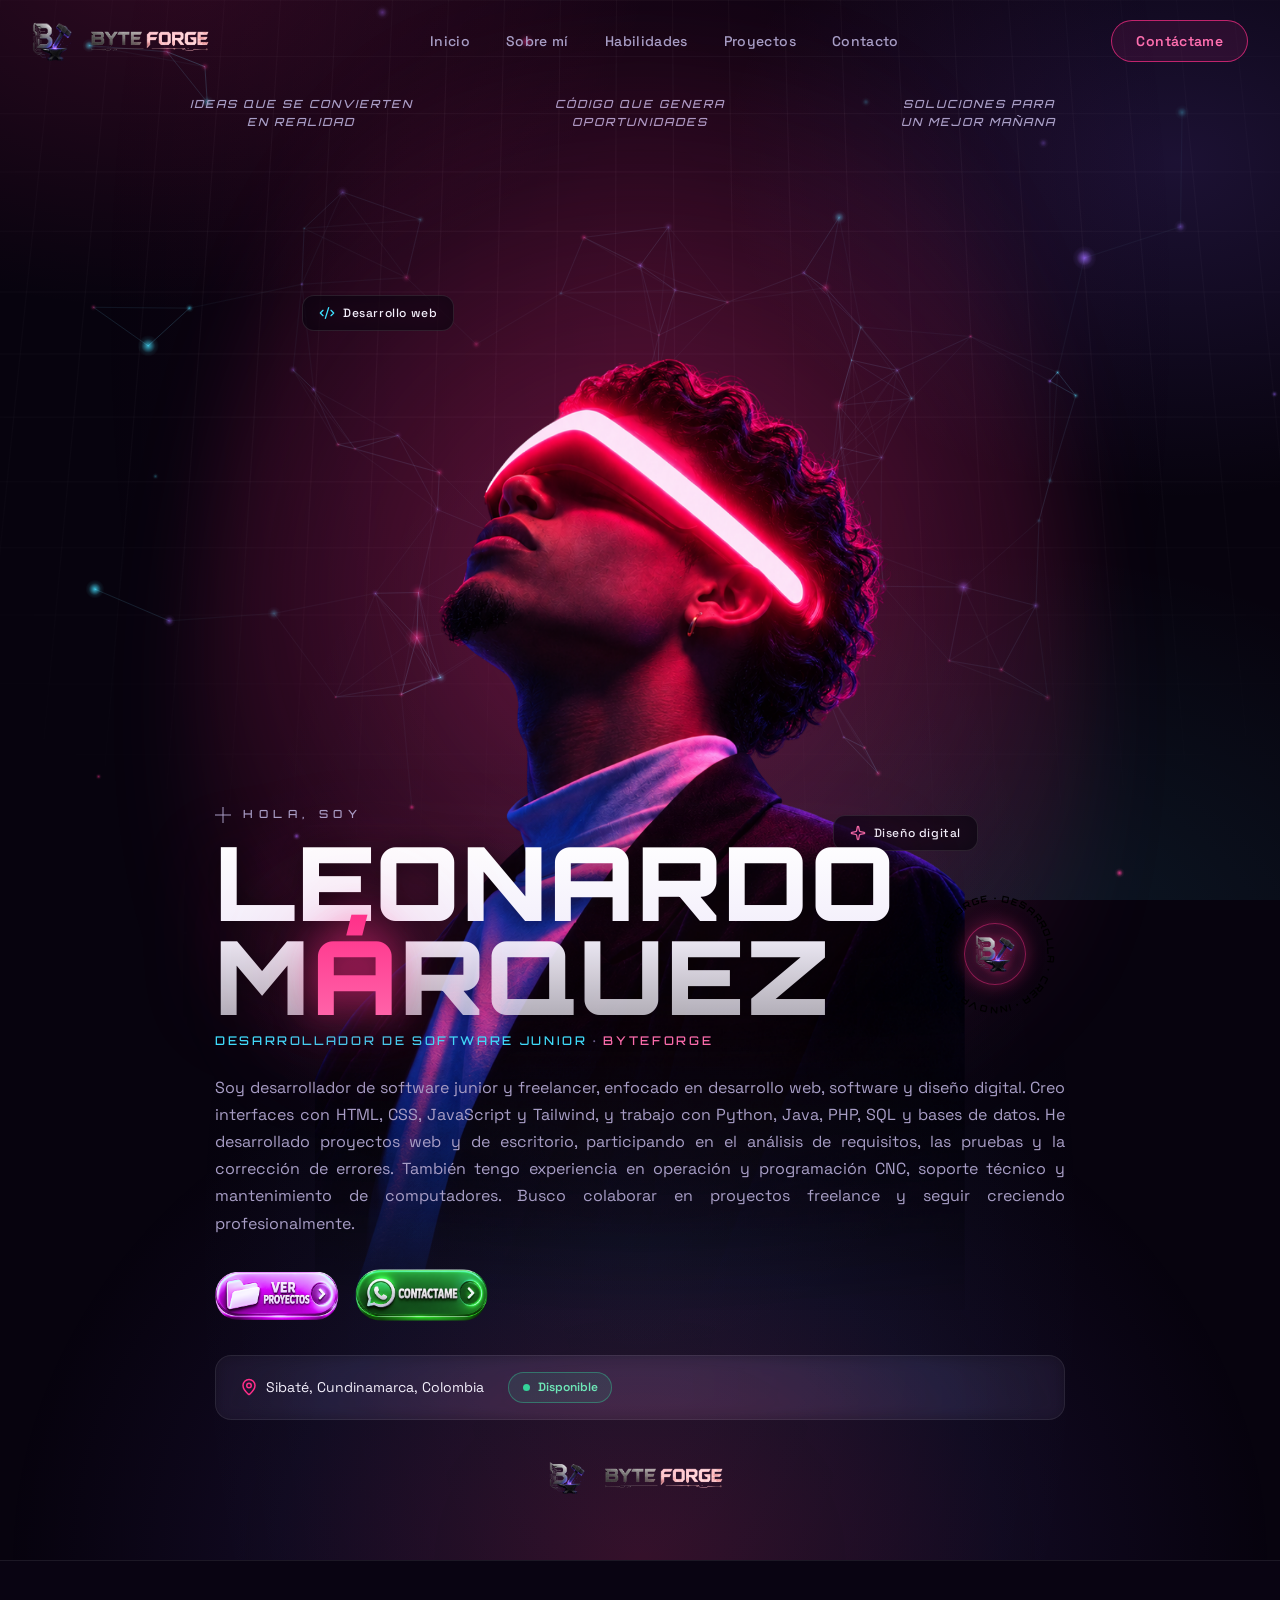
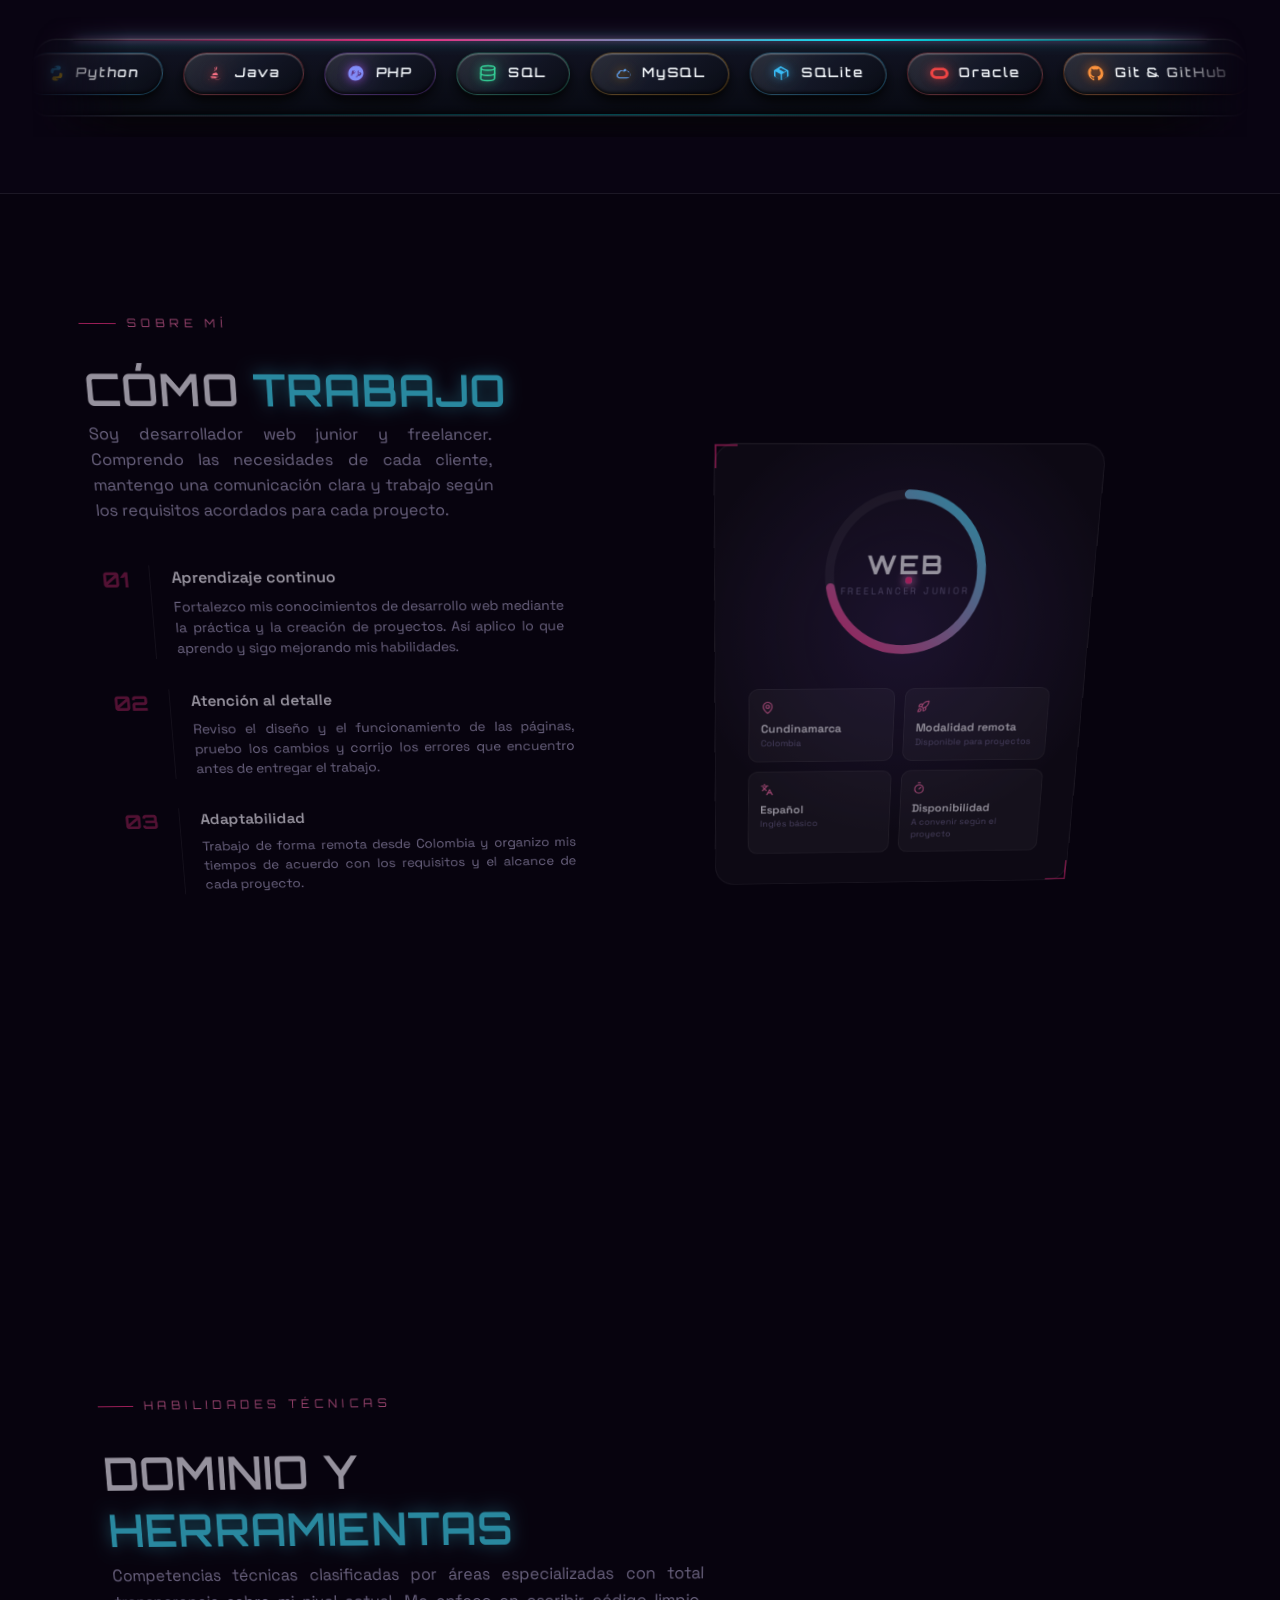
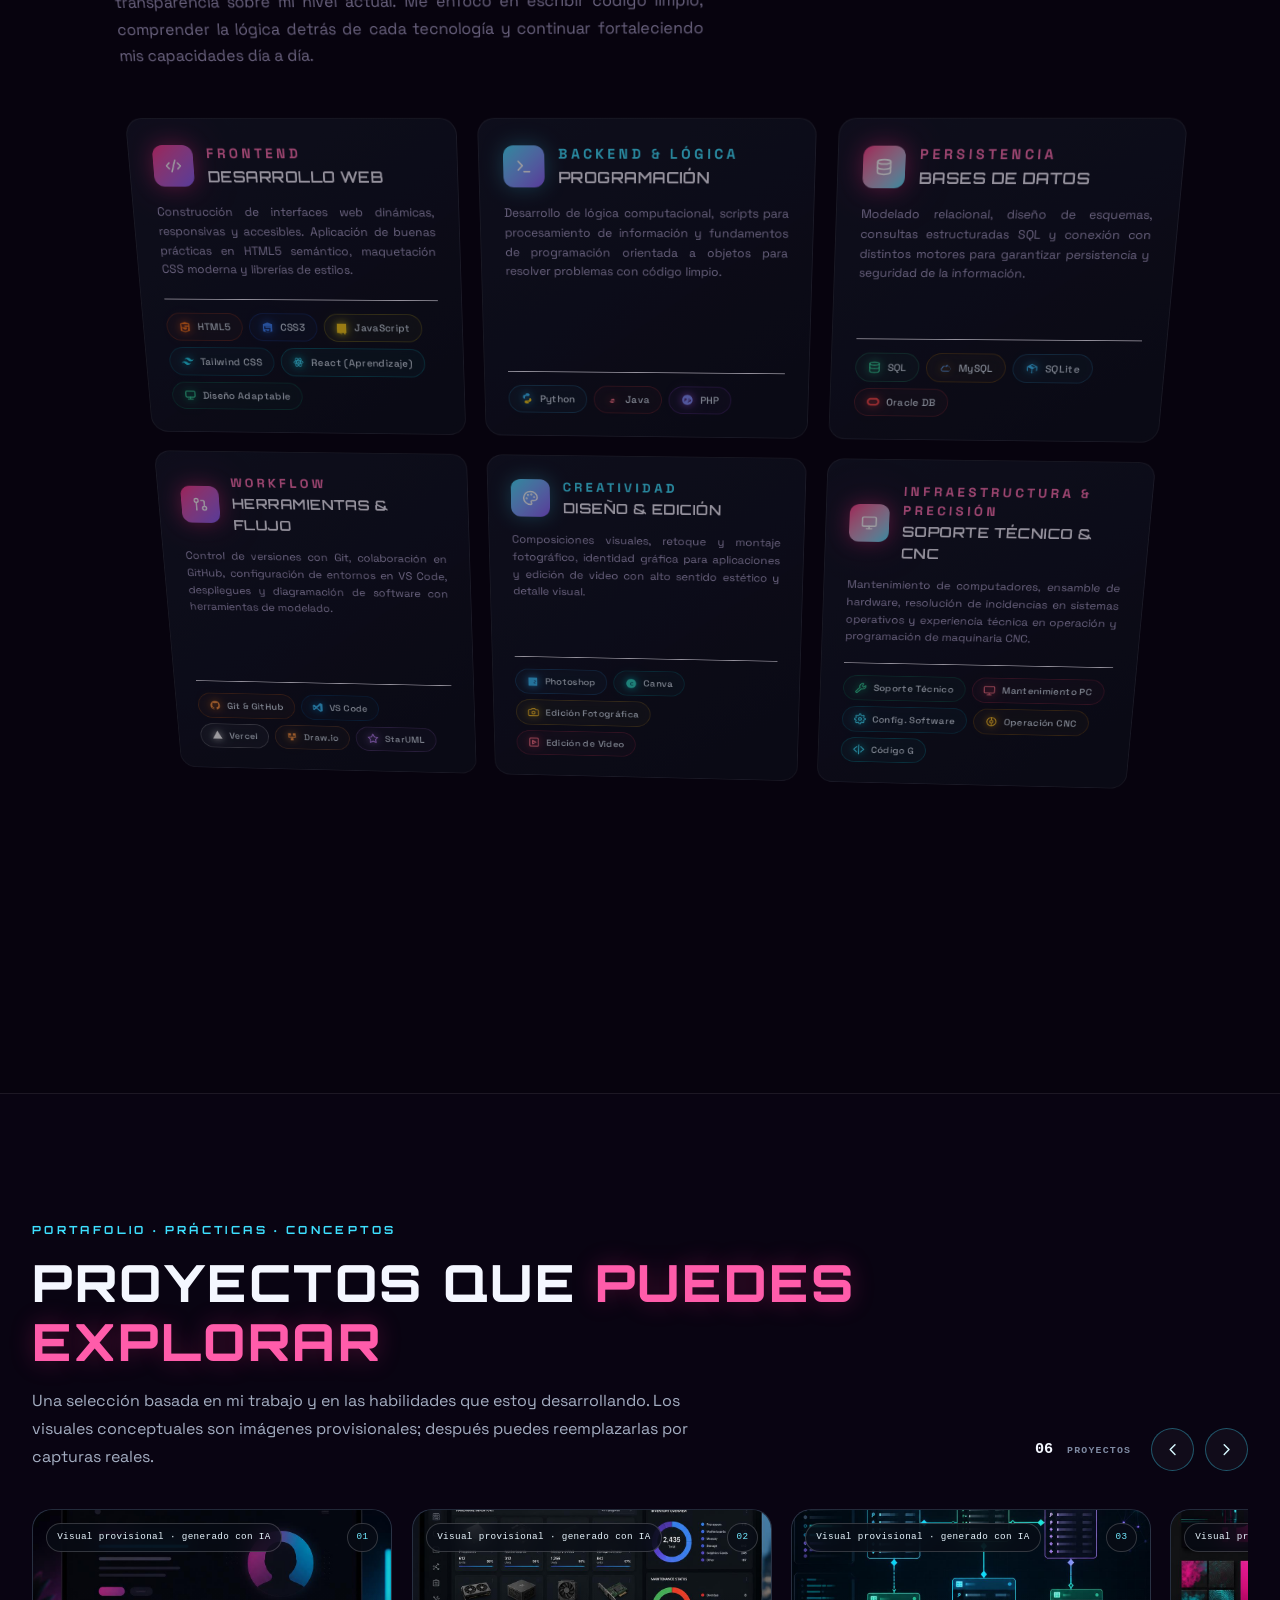
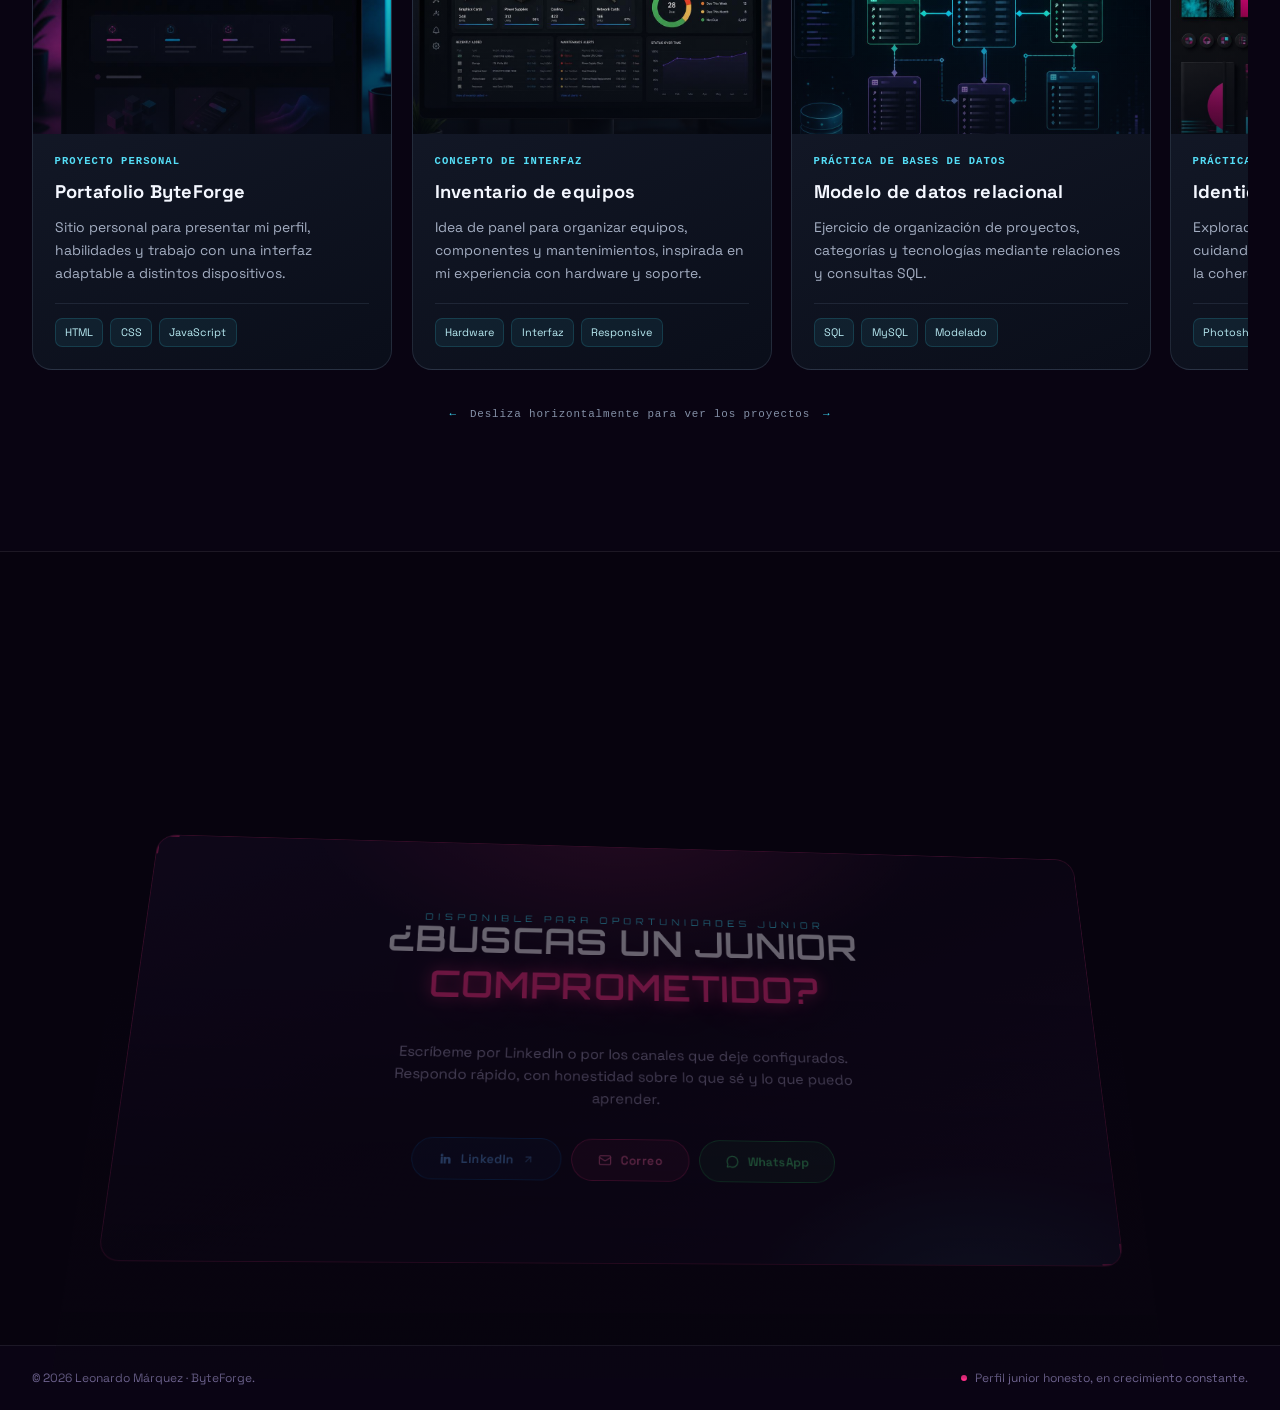
<file: index.html>
<!doctype html>
<html lang="es">

<head>
  <meta charset="UTF-8" />
  <meta name="viewport" content="width=device-width, initial-scale=1.0" />
  <meta name="description"
    content="ByteForge — Desarrollo de software, desarrollo web moderno, bases de datos, diseño digital y soporte técnico." />
  <meta name="theme-color" content="#07030e" />
  <title>
    ByteForge
  </title>

  <!-- Fuentes tipográficas -->
  <link rel="preconnect" href="https://fonts.googleapis.com" />
  <link rel="preconnect" href="https://fonts.gstatic.com" crossorigin />
  <link
    href="https://fonts.googleapis.com/css2?family=Orbitron:wght@400;500;600;700;800;900&family=Space+Grotesk:wght@300;400;500;600;700&display=swap"
    rel="stylesheet" />

  <!-- Favicon -->
  <link rel="icon" type="image/png" href="images/LOGO.png" />

  <!-- Estilos CSS externos -->
  <link rel="stylesheet" href="style.css" />
</head>

<body class="bg-void text-ink font-body">
  <div class="relative min-h-screen font-body text-ink">
    <div class="ambient" aria-hidden="true"></div>
    <canvas id="nebula-canvas" aria-hidden="true"></canvas>
    <div class="grid-overlay" aria-hidden="true"></div>
    <a href="#home"
      class="sr-only focus:not-sr-only focus:fixed focus:left-4 focus:top-4 focus:z-[70] focus:rounded-full focus:bg-neon focus:px-5 focus:py-2 focus:text-sm focus:font-semibold focus:text-white">
      Skip to content
    </a>
    <header class="fixed inset-x-0 top-0 z-50 transition-all duration-500 bg-transparent py-5">
      <nav class="mx-auto flex max-w-7xl items-center justify-between px-5 lg:px-8">
        <a href="#inicio" class="group flex items-center gap-2" aria-label="ByteForge — inicio">
          <img src="images/LOGO.png" alt="ByteForge Logo"
            class="h-10 w-10 rounded-lg object-contain transition-transform duration-300 group-hover:rotate-12" />
          <img src="images/nombre.png" alt="ByteForge" class="h-5 object-contain" />
        </a>
        <ul class="hidden items-center gap-9 lg:flex">
          <li>
            <a href="#inicio"
              class="group relative text-sm font-medium tracking-wide text-muted transition-colors hover:text-ink">
              Inicio
              <span
                class="absolute -bottom-1.5 left-0 h-px w-0 bg-gradient-to-r from-neon to-cyan transition-all duration-300 group-hover:w-full">
              </span>
            </a>
          </li>
          <li>
            <a href="#sobre-mi"
              class="group relative text-sm font-medium tracking-wide text-muted transition-colors hover:text-ink">
              Sobre mí
              <span
                class="absolute -bottom-1.5 left-0 h-px w-0 bg-gradient-to-r from-neon to-cyan transition-all duration-300 group-hover:w-full">
              </span>
            </a>
          </li>
          <li>
            <a href="#habilidades"
              class="group relative text-sm font-medium tracking-wide text-muted transition-colors hover:text-ink">
              Habilidades
              <span
                class="absolute -bottom-1.5 left-0 h-px w-0 bg-gradient-to-r from-neon to-cyan transition-all duration-300 group-hover:w-full">
              </span>
            </a>
          </li>
          <li>
            <a href="#proyectos"
              class="group relative text-sm font-medium tracking-wide text-muted transition-colors hover:text-ink">
              Proyectos
              <span
                class="absolute -bottom-1.5 left-0 h-px w-0 bg-gradient-to-r from-neon to-cyan transition-all duration-300 group-hover:w-full">
              </span>
            </a>
          </li>
          <li>
            <a href="#experiencia"
              class="group relative text-sm font-medium tracking-wide text-muted transition-colors hover:text-ink">
              Experiencia
              <span
                class="absolute -bottom-1.5 left-0 h-px w-0 bg-gradient-to-r from-neon to-cyan transition-all duration-300 group-hover:w-full">
              </span>
            </a>
          </li>
          <li>
            <a href="#contacto"
              class="group relative text-sm font-medium tracking-wide text-muted transition-colors hover:text-ink">
              Contacto
              <span
                class="absolute -bottom-1.5 left-0 h-px w-0 bg-gradient-to-r from-neon to-cyan transition-all duration-300 group-hover:w-full">
              </span>
            </a>
          </li>
        </ul>
        <div class="hidden lg:block">
          <a href="#contacto"
            class="btn-sheen inline-flex items-center gap-2 rounded-full border border-neon/70 bg-neon/10 px-6 py-2.5 text-sm font-semibold tracking-wide text-neon-soft transition-all duration-300 hover:bg-neon hover:text-white hover:shadow-neon">
            Contáctame
          </a>
        </div>
        <button class="grid h-10 w-10 place-items-center rounded-lg border border-line text-ink lg:hidden"
          aria-expanded="false" aria-label="Abrir menú de navegación">
          <svg xmlns="http://www.w3.org/2000/svg" width="24" height="24" viewBox="0 0 24 24" fill="none"
            stroke="currentColor" stroke-width="2" stroke-linecap="round" stroke-linejoin="round"
            class="lucide lucide-menu h-5 w-5" aria-hidden="true">
            <path d="M4 5h16"></path>
            <path d="M4 12h16"></path>
            <path d="M4 19h16"></path>
          </svg>
        </button>
      </nav>
      <div
        class="overflow-hidden border-b border-line bg-void/95 backdrop-blur-xl transition-all duration-500 lg:hidden max-h-0 opacity-0">
        <ul class="space-y-1 px-6 py-5">
          <li>
            <a href="#inicio"
              class="block rounded-lg px-3 py-2.5 text-base text-muted transition-colors hover:bg-white/5 hover:text-ink">
              Inicio
            </a>
          </li>
          <li>
            <a href="#sobre-mi"
              class="block rounded-lg px-3 py-2.5 text-base text-muted transition-colors hover:bg-white/5 hover:text-ink">
              Sobre mí
            </a>
          </li>
          <li>
            <a href="#habilidades"
              class="block rounded-lg px-3 py-2.5 text-base text-muted transition-colors hover:bg-white/5 hover:text-ink">
              Habilidades
            </a>
          </li>
          <li>
            <a href="#proyectos"
              class="block rounded-lg px-3 py-2.5 text-base text-muted transition-colors hover:bg-white/5 hover:text-ink">
              Proyectos
            </a>
          </li>
          <li>
            <a href="#experiencia"
              class="block rounded-lg px-3 py-2.5 text-base text-muted transition-colors hover:bg-white/5 hover:text-ink">
              Experiencia
            </a>
          </li>
          <li>
            <a href="#contacto"
              class="block rounded-lg px-3 py-2.5 text-base text-muted transition-colors hover:bg-white/5 hover:text-ink">
              Contacto
            </a>
          </li>
          <li class="pt-3">
            <a href="#contacto"
              class="block rounded-full border border-neon/70 bg-neon/15 px-6 py-3 text-center text-sm font-semibold text-neon-soft">
              Contáctame
            </a>
          </li>
        </ul>
      </div>
    </header>
    <main>
      <!-- ===================== HERO SECTION ===================== -->
      <section id="inicio" class="hero-section">

        <!-- Barra superior con 3 frases -->
        <div class="hero-top-bar">
          <div class="hero-top-phrase">
            <span class="hero-top-italic">IDEAS QUE SE CONVIERTEN</span>
            <span class="hero-top-italic">EN REALIDAD</span>
          </div>
          <div class="hero-top-phrase">
            <span class="hero-top-italic">CÓDIGO QUE GENERA</span>
            <span class="hero-top-italic">OPORTUNIDADES</span>
          </div>
          <div class="hero-top-phrase">
            <span class="hero-top-italic">SOLUCIONES PARA</span>
            <span class="hero-top-italic">UN MEJOR MAÑANA</span>
          </div>
        </div>

        <!-- Imagen del héroe con badges flotantes -->
        <div class="hero-image-wrapper">
          <div class="hero-image-glow" aria-hidden="true"></div>
          <img src="images/hero-portrait.png"
            alt="Retrato con iluminación neón rosa y cian que representa la marca personal ByteForge" class="hero-image"
            loading="eager" />
          <!-- Badge: Desarrollo web (izquierda) -->
          <div class="hero-badge hero-badge-left">
            <svg xmlns="http://www.w3.org/2000/svg" width="16" height="16" viewBox="0 0 24 24" fill="none"
              stroke="#3ee0ff" stroke-width="2" stroke-linecap="round" stroke-linejoin="round" aria-hidden="true">
              <path d="m18 16 4-4-4-4"></path>
              <path d="m6 8-4 4 4 4"></path>
              <path d="m14.5 4-5 16"></path>
            </svg>
            <span>Desarrollo web</span>
          </div>
          <!-- Badge: Diseño digital (derecha) -->
          <div class="hero-badge hero-badge-right">
            <svg xmlns="http://www.w3.org/2000/svg" width="16" height="16" viewBox="0 0 24 24" fill="none"
              stroke="#ff6fb0" stroke-width="2" stroke-linecap="round" stroke-linejoin="round" aria-hidden="true">
              <path
                d="M11.017 2.814a1 1 0 0 1 1.966 0l1.051 5.558a2 2 0 0 0 1.594 1.594l5.558 1.051a1 1 0 0 1 0 1.966l-5.558 1.051a2 2 0 0 0-1.594 1.594l-1.051 5.558a1 1 0 0 1-1.966 0l-1.051-5.558a2 2 0 0 0-1.594-1.594l-5.558-1.051a1 1 0 0 1 0-1.966l5.558-1.051a2 2 0 0 0 1.594-1.594z">
              </path>
            </svg>
            <span>Diseño digital</span>
          </div>
        </div>

        <!-- Contenido principal del héroe -->
        <div class="hero-content">
          <!-- Hola, soy -->
          <p class="hero-greeting">
            <span class="hero-cross" aria-hidden="true"></span>
            <span>HOLA, SOY</span>
          </p>

          <!-- Nombre grande + badge circular -->
          <div class="hero-name-row">
            <h1 class="hero-name">
              LEONARDO<br />
              M<span class="hero-accent">Á</span>RQUEZ
            </h1>
            <!-- Badge circular rotatorio -->
            <div class="hero-circular-badge" aria-hidden="true">
              <svg viewBox="0 0 200 200" class="hero-circular-text">
                <defs>
                  <path id="circlePath" d="M100,100 m-75,0 a75,75 0 1,1 150,0 a75,75 0 1,1 -150,0" />
                </defs>
                <text>
                  <textPath href="#circlePath" startOffset="0%">BYTEFORGE · DESARROLLA · CREA · INNOVA · CONECTA ·
                  </textPath>
                </text>
              </svg>
              <div class="hero-circular-icon">
                <img src="images/LOGO.png" alt="ByteForge Logo" class="hero-circular-logo" />
              </div>
            </div>
          </div>

          <!-- Subtítulo -->
          <p class="hero-subtitle">
            DESARROLLADOR DE SOFTWARE JUNIOR
            <span class="hero-dot"> · </span>
            <span class="hero-brand">BYTEFORGE</span>
          </p>

          <!-- Descripción -->
          <p class="hero-description">
            Soy desarrollador de software junior y freelancer, enfocado en desarrollo web,
            software y diseño digital. Creo interfaces con HTML, CSS, JavaScript y Tailwind,
            y trabajo con Python, Java, PHP, SQL y bases de datos. He desarrollado
            proyectos web y de escritorio, participando en el análisis de requisitos,
            las pruebas y la corrección de errores. También tengo experiencia en operación
            y programación CNC, soporte técnico y mantenimiento de computadores.
            Busco colaborar en proyectos freelance y seguir creciendo profesionalmente.
          </p>

          <!-- Botones CTA -->
          <div class="hero-cta-row">
            <a href="#proyectos" class="hero-btn-image" aria-label="Ver proyectos">
              <img src="images/ver proyectos.png" alt="Ver proyectos" class="hero-cta-img" />
            </a>
            <a href="https://wa.me/573132049102?text=Hola%20Leonardo%2C%20vi%20tu%20portafolio%20como%20desarrollador%20de%20software%20y%20me%20gustar%C3%ADa%20conversar%20contigo%20sobre%20una%20oportunidad%20o%20proyecto."
              target="_blank" rel="noopener noreferrer" class="hero-btn-image" aria-label="Contáctame por WhatsApp">
              <img src="images/contactame.png" alt="Contáctame" class="hero-cta-img" />
            </a>
          </div>

          <!-- Barra de ubicación y disponibilidad -->
          <div class="hero-info-bar">
            <div class="hero-location">
              <svg xmlns="http://www.w3.org/2000/svg" width="18" height="18" viewBox="0 0 24 24" fill="none"
                stroke="#ff2e88" stroke-width="2" stroke-linecap="round" stroke-linejoin="round" aria-hidden="true">
                <path
                  d="M20 10c0 4.993-5.539 10.193-7.399 11.799a1 1 0 0 1-1.202 0C9.539 20.193 4 14.993 4 10a8 8 0 0 1 16 0">
                </path>
                <circle cx="12" cy="10" r="3"></circle>
              </svg>
              <span>Sibaté, Cundinamarca, Colombia</span>
            </div>
            <div class="hero-available">
              <span class="hero-available-dot"></span>
              Disponible
            </div>
          </div>

          <!-- Logo ByteForge al fondo -->
          <div class="hero-bottom-logo">
            <img src="images/LOGO.png" alt="ByteForge Logo" style="height: 36px; width: 36px; object-fit: contain;" />
            <img src="images/nombre.png" alt="ByteForge" style="height: 20px; object-fit: contain;" />
          </div>
        </div>
      </section>
      <section class="relative border-y border-line bg-abyss/60 py-14" aria-label="Tecnologías y datos del perfil">
        <div class="reveal mx-auto max-w-7xl px-5 lg:px-8" style="transition-delay: 0ms">
          <div class="marquee-3d-wrapper">
            <div class="marquee-3d-stage">
              <div class="marquee-3d-track">
                <!-- Set 1 -->
                <span class="tech-badge-3d glow-py">
                  <svg viewBox="0 0 24 24" fill="none" class="text-amber-400">
                    <path
                      d="M12 2C8.7 2 8.9 3.4 8.9 3.4v1.4h3.1v.5H6.8S4 5.1 4 8.7c0 3.7 2.5 3.5 2.5 3.5h1.5v-2.1s-.1-2.5 2.4-2.5h4.2s2.3 0 2.3-2.3V4.4S17.3 2 12 2z"
                      fill="#38bdf8" />
                    <path
                      d="M12 22c3.3 0 3.1-1.4 3.1-1.4v-1.4H12v-.5h5.2s2.8.2 2.8-3.4c0-3.7-2.5-3.5-2.5-3.5h-1.5v2.1s.1 2.5-2.4 2.5H9.4s-2.3 0-2.3 2.3v1S6.7 22 12 22z"
                      fill="#facc15" />
                    <circle cx="10" cy="4" r=".6" fill="#030712" />
                    <circle cx="14" cy="20" r=".6" fill="#030712" />
                  </svg>
                  <span>Python</span>
                </span>
                <span class="tech-badge-3d glow-java">
                  <svg viewBox="0 0 24 24" fill="currentColor" class="text-rose-400">
                    <path
                      d="M9.1 18.2s-.7.1-1.1.2c-.4.1-.7.2-.7.2s.5.3 1.2.4c1 .1 2.2.2 3.6.1 1.3-.1 2.5-.3 3-.6 0 0-.4-.2-.9-.3-.5-.1-1-.1-1.4-.1-1.4 0-2.8.1-3.7.1zm-.8-2.1s-.8.2-1.2.3c-.4.1-.7.2-.7.2s.6.3 1.4.4c1.1.1 2.5.2 4 .1 1.5-.1 2.8-.4 3.4-.7 0 0-.5-.2-1-.3-.5-.1-1.1-.1-1.6-.1-1.5 0-3.2.1-4.3.1zm1.7-4c-.7 1.2-1.3 2.5-1.5 3.1 0 0 .5-.1 1.2-.2 1-.2 2.3-.3 3.7-.3 1.3 0 2.4.2 2.7.4.2-.6.2-1.3-.1-1.9-.5-1-1.6-1.8-2.6-2.3-.8.6-2.3 1.2-3.4 1.2zm6.6 4.7c-1.3.6-3.4.8-5.3.8-1.5 0-3-.2-4.1-.5l-.3.2c1.3.5 3 1 4.7.9 2 0 4.1-.4 5.3-.9l-.3-.5zm-3.8-13.6c.4.8.8 1.7.8 2.5 0 1.2-.6 2.3-1.4 3.2 1.4-.8 2.4-2.1 2.4-3.6 0-.8-.3-1.5-.7-2.1h-1.1zm-1.8 1.2c.4.8.8 1.6.8 2.4 0 1.4-.8 2.6-1.8 3.5 1.5-.8 2.7-2.2 2.7-3.8 0-.8-.3-1.5-.7-2.1h-1zM4 20.3c3.2.8 7.3.9 10.6.4 2.8-.4 5.4-1.4 5.4-1.4s-.6.5-1.8.9c-2 .6-4.6.9-7.2.9-2.9 0-5.5-.4-7-1.2 0 0 0 .1 0 .4z" />
                  </svg>
                  <span>Java</span>
                </span>
                <span class="tech-badge-3d glow-php">
                  <svg viewBox="0 0 24 24" fill="currentColor" class="text-indigo-400">
                    <path
                      d="M12 2C6.48 2 2 6.48 2 12s4.48 10 10 10 10-4.48 10-10S17.52 2 12 2zm-4.7 13.3H5.9l1-6.6h2.2c1.4 0 2.3.7 2.1 2-.2 1.5-1.4 2.4-2.8 2.4h-.7l-.4 2.2zm1.7-4.2h.5c.7 0 1.1-.3 1.2-.9.1-.5-.2-.9-.8-.9h-.5l-.4 1.8zm4.4 4.2l1-6.6h1.4l-.4 2.4h1.7c1.4 0 2.3.7 2.1 2-.2 1.5-1.4 2.4-2.8 2.4h-2l-.6 2.2h-1.4l1-2.4zm2.1-1.8h.5c.7 0 1.1-.3 1.2-.9.1-.5-.2-.9-.8-.9h-.5l-.4 1.8zm-2.4 1.8l.7-4.4h1.4l-.7 4.4h-1.4z" />
                  </svg>
                  <span>PHP</span>
                </span>
                <span class="tech-badge-3d glow-sql">
                  <svg viewBox="0 0 24 24" fill="none" stroke="currentColor" stroke-width="2" stroke-linecap="round"
                    stroke-linejoin="round" class="text-emerald-400">
                    <ellipse cx="12" cy="5" rx="9" ry="3" />
                    <path d="M21 12c0 1.66-4 3-9 3s-9-1.34-9-3" />
                    <path d="M3 5v14c0 1.66 4 3 9 3s9-1.34 9-3V5" />
                  </svg>
                  <span>SQL</span>
                </span>
                <span class="tech-badge-3d glow-mysql">
                  <svg viewBox="0 0 24 24" fill="currentColor" class="text-blue-400">
                    <path
                      d="M16.5 6c-1.8 0-3.3 1.2-3.8 2.8-.7-.5-1.6-.8-2.6-.8-2.3 0-4.2 1.8-4.3 4.1C4.6 12.3 4 13.5 4 15c0 2.2 1.8 4 4 4h9c2.8 0 5-2.2 5-5 0-2.6-2-4.7-4.5-4.9-.3-1.8-1.9-3.1-3.8-3.1h-.2zm0 2c1 0 1.9.7 2 1.7l.1.8.8.1c1.7.2 3.1 1.7 3.1 3.4 0 1.9-1.6 3.5-3.5 3.5H8c-1.4 0-2.5-1.1-2.5-2.5 0-1.1.7-2 1.7-2.4l.7-.3.1-.8c.2-1.4 1.4-2.5 2.9-2.5.7 0 1.4.3 1.9.8l.6.6.6-.6c.7-.6 1.6-.9 2.5-.9z" />
                  </svg>
                  <span>MySQL</span>
                </span>
                <span class="tech-badge-3d glow-sqlite">
                  <svg viewBox="0 0 24 24" fill="currentColor" class="text-sky-400">
                    <path
                      d="M20.5 7.5L12.5 3a1.5 1.5 0 0 0-1.5 0L3.5 7.5A1.5 1.5 0 0 0 2.7 8.8v6.4a1.5 1.5 0 0 0 .8 1.3l8 4.5a1.5 1.5 0 0 0 1.5 0l8-4.5a1.5 1.5 0 0 0 .8-1.3V8.8a1.5 1.5 0 0 0-.8-1.3zm-8.5-2.6l6.8 3.8-2.8 1.6-6.8-3.8 2.8-1.6zm-7.3 4.6l6.8 3.8v7.6l-6.8-3.8V9.5zm8.3 11.4v-7.6l6.8-3.8v7.6l-6.8 3.8z" />
                  </svg>
                  <span>SQLite</span>
                </span>
                <span class="tech-badge-3d glow-oracle">
                  <svg viewBox="0 0 24 24" fill="currentColor" class="text-red-500">
                    <path
                      d="M16.3 4.5H7.7C3.5 4.5 0 7.9 0 12s3.5 7.5 7.7 7.5h8.6c4.2 0 7.7-3.4 7.7-7.5s-3.5-7.5-7.7-7.5zm-.3 11.6H8c-2.3 0-4.1-1.8-4.1-4.1s1.8-4.1 4.1-4.1H16c2.3 0 4.1 1.8 4.1 4.1s-1.8 4.1-4.1 4.1z" />
                  </svg>
                  <span>Oracle</span>
                </span>
                <span class="tech-badge-3d glow-git">
                  <svg viewBox="0 0 24 24" fill="currentColor" class="text-orange-400">
                    <path
                      d="M12 2C6.48 2 2 6.48 2 12.02c0 4.42 2.87 8.18 6.84 9.5.5.09.68-.22.68-.48v-1.7c-2.78.6-3.37-1.35-3.37-1.35-.45-1.16-1.11-1.47-1.11-1.47-.91-.62.07-.61.07-.61 1 .07 1.53 1.03 1.53 1.03.89 1.53 2.34 1.09 2.91.83.09-.65.35-1.09.64-1.34-2.22-.25-4.56-1.11-4.56-4.95 0-1.09.39-1.99 1.03-2.69-.1-.25-.45-1.27.1-2.65 0 0 .84-.27 2.75 1.03A9.56 9.56 0 0 1 12 6.84c.85 0 1.7.12 2.5.34 1.91-1.3 2.75-1.03 2.75-1.03.55 1.38.2 2.4.1 2.65.64.7 1.03 1.6 1.03 2.69 0 3.85-2.34 4.7-4.57 4.94.36.31.68.92.68 1.86v2.75c0 .27.18.58.69.48A10.02 10.02 0 0 0 22 12.02C22 6.48 17.52 2 12 2z" />
                  </svg>
                  <span>Git &amp; GitHub</span>
                </span>
                <span class="tech-badge-3d glow-html">
                  <svg viewBox="0 0 24 24" fill="currentColor" class="text-orange-500">
                    <path
                      d="M12 2L3 5v14l9 3 9-3V5l-9-3zm6.5 6.8h-7.6l.2 2.3h7.2l-.7 7.2-5.6 1.6-5.6-1.6-.4-4.5h2.4l.2 2.3 3.4 1 3.4-1 .3-3.8H5.8L5.2 6.5h13.5l-.2 2.3z" />
                  </svg>
                  <span>HTML5</span>
                </span>
                <span class="tech-badge-3d glow-css">
                  <svg viewBox="0 0 24 24" fill="currentColor" class="text-blue-500">
                    <path
                      d="M12 2L3 5v14l9 3 9-3V5l-9-3zm6.4 4.5l-.3 3.4H7.8l.2 2.3h9.8l-.8 7.8-4.8 1.4-4.8-1.4-.3-3.6h2.4l.2 1.8 2.5.7 2.5-.7.3-3.5H5.4l-.5-5.6h13.8l-.3-2.3z" />
                  </svg>
                  <span>CSS3</span>
                </span>
                <span class="tech-badge-3d glow-js">
                  <svg viewBox="0 0 24 24" fill="currentColor" class="text-yellow-400">
                    <path
                      d="M3 3h18v18H3V3zm15.4 13.8c-.4-.6-.9-1-1.6-1.3-.7-.3-1.4-.4-2-.4-.8 0-1.4.2-1.8.5-.4.3-.6.8-.6 1.4 0 .5.2.9.5 1.2.4.3.9.5 1.7.7.9.2 1.7.5 2.4.8.7.3 1.2.7 1.6 1.2.4.5.6 1.2.6 2 0 1.1-.4 2-1.3 2.7-.9.7-2 1-3.5 1-1.2 0-2.2-.2-3.1-.7s-1.5-1.2-1.9-2.1l2.2-1.3c.3.6.7 1.1 1.2 1.4.5.3 1 .5 1.7.5.7 0 1.3-.2 1.7-.5.4-.3.6-.8.6-1.3 0-.5-.2-.9-.5-1.2-.3-.3-.9-.6-1.7-.7-.9-.2-1.7-.5-2.4-.8-.7-.3-1.2-.7-1.6-1.2-.4-.5-.6-1.2-.6-2 0-1 .4-1.9 1.2-2.6.8-.7 1.9-1 3.2-1 1.1 0 2 .2 2.8.6.8.4 1.4 1 1.8 1.8l-2.1 1.3zm-6.5-4.7v7.5c0 .9-.2 1.5-.7 1.9-.5.4-1.2.6-2.1.6-.8 0-1.5-.2-2-.5-.5-.4-.9-.9-1.1-1.6l2.1-1.2c.2.4.3.7.6.9.2.2.5.3.9.3.4 0 .7-.1.9-.3.2-.2.3-.6.3-1.1V12.1h2z" />
                  </svg>
                  <span>JavaScript</span>
                </span>
                <span class="tech-badge-3d glow-tailwind">
                  <svg viewBox="0 0 24 24" fill="currentColor" class="text-cyan-400">
                    <path
                      d="M12.001 4.8c-3.2 0-5.2 1.6-6 4.8 1.2-1.6 2.6-2.2 4.2-1.8.913.228 1.565.89 2.288 1.624C13.666 10.618 15.027 12 18.001 12c3.2 0 5.2-1.6 6-4.8-1.2 1.6-2.6 2.2-4.2 1.8-.913-.228-1.565-.89-2.288-1.624C16.337 6.182 14.976 4.8 12.001 4.8zm-6 7.2c-3.2 0-5.2 1.6-6 4.8 1.2-1.6 2.6-2.2 4.2-1.8.913.228 1.565.89 2.288 1.624 1.177 1.194 2.538 2.576 5.512 2.576 3.2 0 5.2-1.6 6-4.8-1.2 1.6-2.6 2.2-4.2 1.8-.913-.228-1.565-.89-2.288-1.624C10.337 13.382 8.976 12 6.001 12z" />
                  </svg>
                  <span>Tailwind CSS</span>
                </span>
                <span class="tech-badge-3d glow-vscode">
                  <svg viewBox="0 0 24 24" fill="currentColor" class="text-sky-400">
                    <path
                      d="M17.5 2.1l-8 7.3-4.7-3.6-2.8 1.4v9.6l2.8 1.4 4.7-3.6 8 7.3 4.5-2.2V4.3l-4.5-2.2zm-13.5 8l3 2.3-3 2.3v-4.6zm13.5 8.7l-6.3-5.8 6.3-5.8v11.6z" />
                  </svg>
                  <span>VS Code</span>
                </span>
                <span class="tech-badge-3d glow-vercel">
                  <svg viewBox="0 0 24 24" fill="currentColor" class="text-white">
                    <path d="M12 2L2 20h20L12 2z" />
                  </svg>
                  <span>Vercel</span>
                </span>
                <span class="tech-badge-3d glow-ps">
                  <svg viewBox="0 0 24 24" fill="currentColor" class="text-cyan-400">
                    <path
                      d="M4 3h16a1 1 0 0 1 1 1v16a1 1 0 0 1-1 1H4a1 1 0 0 1-1-1V4a1 1 0 0 1 1-1zm4.5 4.5H11c2 0 3.3.9 3.3 2.5 0 1.8-1.5 2.6-3.2 2.6H10v3.4H8.5V7.5zm1.5 3.8h.9c1 0 1.9-.3 1.9-1.3 0-.9-.7-1.3-1.8-1.3H10v2.6zm6 5.2c1.2 0 2.1-.6 2.4-1.3l-1.2-.6c-.2.4-.6.7-1.2.7-.8 0-1.2-.4-1.2-1 0-.6.4-.8 1.4-1.1 1.5-.4 2.1-.9 2.1-2 0-1.3-1-2-2.3-2-1.3 0-2.1.6-2.4 1.4l1.2.6c.2-.4.6-.7 1.2-.7.6 0 1.1.3 1.1.8 0 .5-.3.7-1.3 1-1.5.4-2.2.9-2.2 2.1 0 1.3 1 2.1 2.4 2.1z" />
                  </svg>
                  <span>Photoshop</span>
                </span>
                <span class="tech-badge-3d glow-canva">
                  <svg viewBox="0 0 24 24" fill="currentColor" class="text-teal-400">
                    <path
                      d="M12 2C6.5 2 2 6.5 2 12s4.5 10 10 10 10-4.5 10-10S17.5 2 12 2zm1.6 14.8c-2.3 0-3.9-1.6-3.9-3.8 0-2.3 1.7-4 4-4 1.3 0 2.4.6 2.9 1.5l-1.4 1c-.3-.6-.8-.9-1.5-.9-1.3 0-2.2 1.1-2.2 2.4 0 1.4.9 2.3 2.2 2.3.8 0 1.4-.4 1.8-1.1l1.4.9c-.8 1.1-1.9 1.7-3.3 1.7z" />
                  </svg>
                  <span>Canva</span>
                </span>
                <span class="tech-badge-3d glow-drawio">
                  <svg viewBox="0 0 24 24" fill="currentColor" class="text-orange-400">
                    <path
                      d="M4 4h6v5H4V4zm10 0h6v5h-6V4zm-5 11h6v5H9v-5zM6 9v3h12V9h2v4a1 1 0 0 1-1 1h-6v2h-2v-2H5a1 1 0 0 1-1-1V9h2z" />
                  </svg>
                  <span>Draw.io</span>
                </span>
                <span class="tech-badge-3d glow-staruml">
                  <svg viewBox="0 0 24 24" fill="none" stroke="currentColor" stroke-width="2" stroke-linecap="round"
                    stroke-linejoin="round" class="text-purple-400">
                    <polygon
                      points="12 2 15.09 8.26 22 9.27 17 14.14 18.18 21.02 12 17.77 5.82 21.02 7 14.14 2 9.27 8.91 8.26 12 2" />
                  </svg>
                  <span>StarUML</span>
                </span>

                <!-- Set 2 (Duplicate for continuous loop) -->
                <span class="tech-badge-3d glow-py">
                  <svg viewBox="0 0 24 24" fill="none" class="text-amber-400">
                    <path
                      d="M12 2C8.7 2 8.9 3.4 8.9 3.4v1.4h3.1v.5H6.8S4 5.1 4 8.7c0 3.7 2.5 3.5 2.5 3.5h1.5v-2.1s-.1-2.5 2.4-2.5h4.2s2.3 0 2.3-2.3V4.4S17.3 2 12 2z"
                      fill="#38bdf8" />
                    <path
                      d="M12 22c3.3 0 3.1-1.4 3.1-1.4v-1.4H12v-.5h5.2s2.8.2 2.8-3.4c0-3.7-2.5-3.5-2.5-3.5h-1.5v2.1s.1 2.5-2.4 2.5H9.4s-2.3 0-2.3 2.3v1S6.7 22 12 22z"
                      fill="#facc15" />
                    <circle cx="10" cy="4" r=".6" fill="#030712" />
                    <circle cx="14" cy="20" r=".6" fill="#030712" />
                  </svg>
                  <span>Python</span>
                </span>
                <span class="tech-badge-3d glow-java">
                  <svg viewBox="0 0 24 24" fill="currentColor" class="text-rose-400">
                    <path
                      d="M9.1 18.2s-.7.1-1.1.2c-.4.1-.7.2-.7.2s.5.3 1.2.4c1 .1 2.2.2 3.6.1 1.3-.1 2.5-.3 3-.6 0 0-.4-.2-.9-.3-.5-.1-1-.1-1.4-.1-1.4 0-2.8.1-3.7.1zm-.8-2.1s-.8.2-1.2.3c-.4.1-.7.2-.7.2s.6.3 1.4.4c1.1.1 2.5.2 4 .1 1.5-.1 2.8-.4 3.4-.7 0 0-.5-.2-1-.3-.5-.1-1.1-.1-1.6-.1-1.5 0-3.2.1-4.3.1zm1.7-4c-.7 1.2-1.3 2.5-1.5 3.1 0 0 .5-.1 1.2-.2 1-.2 2.3-.3 3.7-.3 1.3 0 2.4.2 2.7.4.2-.6.2-1.3-.1-1.9-.5-1-1.6-1.8-2.6-2.3-.8.6-2.3 1.2-3.4 1.2zm6.6 4.7c-1.3.6-3.4.8-5.3.8-1.5 0-3-.2-4.1-.5l-.3.2c1.3.5 3 1 4.7.9 2 0 4.1-.4 5.3-.9l-.3-.5zm-3.8-13.6c.4.8.8 1.7.8 2.5 0 1.2-.6 2.3-1.4 3.2 1.4-.8 2.4-2.1 2.4-3.6 0-.8-.3-1.5-.7-2.1h-1.1zm-1.8 1.2c.4.8.8 1.6.8 2.4 0 1.4-.8 2.6-1.8 3.5 1.5-.8 2.7-2.2 2.7-3.8 0-.8-.3-1.5-.7-2.1h-1zM4 20.3c3.2.8 7.3.9 10.6.4 2.8-.4 5.4-1.4 5.4-1.4s-.6.5-1.8.9c-2 .6-4.6.9-7.2.9-2.9 0-5.5-.4-7-1.2 0 0 0 .1 0 .4z" />
                  </svg>
                  <span>Java</span>
                </span>
                <span class="tech-badge-3d glow-php">
                  <svg viewBox="0 0 24 24" fill="currentColor" class="text-indigo-400">
                    <path
                      d="M12 2C6.48 2 2 6.48 2 12s4.48 10 10 10 10-4.48 10-10S17.52 2 12 2zm-4.7 13.3H5.9l1-6.6h2.2c1.4 0 2.3.7 2.1 2-.2 1.5-1.4 2.4-2.8 2.4h-.7l-.4 2.2zm1.7-4.2h.5c.7 0 1.1-.3 1.2-.9.1-.5-.2-.9-.8-.9h-.5l-.4 1.8zm4.4 4.2l1-6.6h1.4l-.4 2.4h1.7c1.4 0 2.3.7 2.1 2-.2 1.5-1.4 2.4-2.8 2.4h-2l-.6 2.2h-1.4l1-2.4zm2.1-1.8h.5c.7 0 1.1-.3 1.2-.9.1-.5-.2-.9-.8-.9h-.5l-.4 1.8zm-2.4 1.8l.7-4.4h1.4l-.7 4.4h-1.4z" />
                  </svg>
                  <span>PHP</span>
                </span>
                <span class="tech-badge-3d glow-sql">
                  <svg viewBox="0 0 24 24" fill="none" stroke="currentColor" stroke-width="2" stroke-linecap="round"
                    stroke-linejoin="round" class="text-emerald-400">
                    <ellipse cx="12" cy="5" rx="9" ry="3" />
                    <path d="M21 12c0 1.66-4 3-9 3s-9-1.34-9-3" />
                    <path d="M3 5v14c0 1.66 4 3 9 3s9-1.34 9-3V5" />
                  </svg>
                  <span>SQL</span>
                </span>
                <span class="tech-badge-3d glow-mysql">
                  <svg viewBox="0 0 24 24" fill="currentColor" class="text-blue-400">
                    <path
                      d="M16.5 6c-1.8 0-3.3 1.2-3.8 2.8-.7-.5-1.6-.8-2.6-.8-2.3 0-4.2 1.8-4.3 4.1C4.6 12.3 4 13.5 4 15c0 2.2 1.8 4 4 4h9c2.8 0 5-2.2 5-5 0-2.6-2-4.7-4.5-4.9-.3-1.8-1.9-3.1-3.8-3.1h-.2zm0 2c1 0 1.9.7 2 1.7l.1.8.8.1c1.7.2 3.1 1.7 3.1 3.4 0 1.9-1.6 3.5-3.5 3.5H8c-1.4 0-2.5-1.1-2.5-2.5 0-1.1.7-2 1.7-2.4l.7-.3.1-.8c.2-1.4 1.4-2.5 2.9-2.5.7 0 1.4.3 1.9.8l.6.6.6-.6c.7-.6 1.6-.9 2.5-.9z" />
                  </svg>
                  <span>MySQL</span>
                </span>
                <span class="tech-badge-3d glow-sqlite">
                  <svg viewBox="0 0 24 24" fill="currentColor" class="text-sky-400">
                    <path
                      d="M20.5 7.5L12.5 3a1.5 1.5 0 0 0-1.5 0L3.5 7.5A1.5 1.5 0 0 0 2.7 8.8v6.4a1.5 1.5 0 0 0 .8 1.3l8 4.5a1.5 1.5 0 0 0 1.5 0l8-4.5a1.5 1.5 0 0 0 .8-1.3V8.8a1.5 1.5 0 0 0-.8-1.3zm-8.5-2.6l6.8 3.8-2.8 1.6-6.8-3.8 2.8-1.6zm-7.3 4.6l6.8 3.8v7.6l-6.8-3.8V9.5zm8.3 11.4v-7.6l6.8-3.8v7.6l-6.8 3.8z" />
                  </svg>
                  <span>SQLite</span>
                </span>
                <span class="tech-badge-3d glow-oracle">
                  <svg viewBox="0 0 24 24" fill="currentColor" class="text-red-500">
                    <path
                      d="M16.3 4.5H7.7C3.5 4.5 0 7.9 0 12s3.5 7.5 7.7 7.5h8.6c4.2 0 7.7-3.4 7.7-7.5s-3.5-7.5-7.7-7.5zm-.3 11.6H8c-2.3 0-4.1-1.8-4.1-4.1s1.8-4.1 4.1-4.1H16c2.3 0 4.1 1.8 4.1 4.1s-1.8 4.1-4.1 4.1z" />
                  </svg>
                  <span>Oracle</span>
                </span>
                <span class="tech-badge-3d glow-git">
                  <svg viewBox="0 0 24 24" fill="currentColor" class="text-orange-400">
                    <path
                      d="M12 2C6.48 2 2 6.48 2 12.02c0 4.42 2.87 8.18 6.84 9.5.5.09.68-.22.68-.48v-1.7c-2.78.6-3.37-1.35-3.37-1.35-.45-1.16-1.11-1.47-1.11-1.47-.91-.62.07-.61.07-.61 1 .07 1.53 1.03 1.53 1.03.89 1.53 2.34 1.09 2.91.83.09-.65.35-1.09.64-1.34-2.22-.25-4.56-1.11-4.56-4.95 0-1.09.39-1.99 1.03-2.69-.1-.25-.45-1.27.1-2.65 0 0 .84-.27 2.75 1.03A9.56 9.56 0 0 1 12 6.84c.85 0 1.7.12 2.5.34 1.91-1.3 2.75-1.03 2.75-1.03.55 1.38.2 2.4.1 2.65.64.7 1.03 1.6 1.03 2.69 0 3.85-2.34 4.7-4.57 4.94.36.31.68.92.68 1.86v2.75c0 .27.18.58.69.48A10.02 10.02 0 0 0 22 12.02C22 6.48 17.52 2 12 2z" />
                  </svg>
                  <span>Git &amp; GitHub</span>
                </span>
                <span class="tech-badge-3d glow-html">
                  <svg viewBox="0 0 24 24" fill="currentColor" class="text-orange-500">
                    <path
                      d="M12 2L3 5v14l9 3 9-3V5l-9-3zm6.5 6.8h-7.6l.2 2.3h7.2l-.7 7.2-5.6 1.6-5.6-1.6-.4-4.5h2.4l.2 2.3 3.4 1 3.4-1 .3-3.8H5.8L5.2 6.5h13.5l-.2 2.3z" />
                  </svg>
                  <span>HTML5</span>
                </span>
                <span class="tech-badge-3d glow-css">
                  <svg viewBox="0 0 24 24" fill="currentColor" class="text-blue-500">
                    <path
                      d="M12 2L3 5v14l9 3 9-3V5l-9-3zm6.4 4.5l-.3 3.4H7.8l.2 2.3h9.8l-.8 7.8-4.8 1.4-4.8-1.4-.3-3.6h2.4l.2 1.8 2.5.7 2.5-.7.3-3.5H5.4l-.5-5.6h13.8l-.3-2.3z" />
                  </svg>
                  <span>CSS3</span>
                </span>
                <span class="tech-badge-3d glow-js">
                  <svg viewBox="0 0 24 24" fill="currentColor" class="text-yellow-400">
                    <path
                      d="M3 3h18v18H3V3zm15.4 13.8c-.4-.6-.9-1-1.6-1.3-.7-.3-1.4-.4-2-.4-.8 0-1.4.2-1.8.5-.4.3-.6.8-.6 1.4 0 .5.2.9.5 1.2.4.3.9.5 1.7.7.9.2 1.7.5 2.4.8.7.3 1.2.7 1.6 1.2.4.5.6 1.2.6 2 0 1.1-.4 2-1.3 2.7-.9.7-2 1-3.5 1-1.2 0-2.2-.2-3.1-.7s-1.5-1.2-1.9-2.1l2.2-1.3c.3.6.7 1.1 1.2 1.4.5.3 1 .5 1.7.5.7 0 1.3-.2 1.7-.5.4-.3.6-.8.6-1.3 0-.5-.2-.9-.5-1.2-.3-.3-.9-.6-1.7-.7-.9-.2-1.7-.5-2.4-.8-.7-.3-1.2-.7-1.6-1.2-.4-.5-.6-1.2-.6-2 0-1 .4-1.9 1.2-2.6.8-.7 1.9-1 3.2-1 1.1 0 2 .2 2.8.6.8.4 1.4 1 1.8 1.8l-2.1 1.3zm-6.5-4.7v7.5c0 .9-.2 1.5-.7 1.9-.5.4-1.2.6-2.1.6-.8 0-1.5-.2-2-.5-.5-.4-.9-.9-1.1-1.6l2.1-1.2c.2.4.3.7.6.9.2.2.5.3.9.3.4 0 .7-.1.9-.3.2-.2.3-.6.3-1.1V12.1h2z" />
                  </svg>
                  <span>JavaScript</span>
                </span>
                <span class="tech-badge-3d glow-tailwind">
                  <svg viewBox="0 0 24 24" fill="currentColor" class="text-cyan-400">
                    <path
                      d="M12.001 4.8c-3.2 0-5.2 1.6-6 4.8 1.2-1.6 2.6-2.2 4.2-1.8.913.228 1.565.89 2.288 1.624C13.666 10.618 15.027 12 18.001 12c3.2 0 5.2-1.6 6-4.8-1.2 1.6-2.6 2.2-4.2 1.8-.913-.228-1.565-.89-2.288-1.624C16.337 6.182 14.976 4.8 12.001 4.8zm-6 7.2c-3.2 0-5.2 1.6-6 4.8 1.2-1.6 2.6-2.2 4.2-1.8.913.228 1.565.89 2.288 1.624 1.177 1.194 2.538 2.576 5.512 2.576 3.2 0 5.2-1.6 6-4.8-1.2 1.6-2.6 2.2-4.2 1.8-.913-.228-1.565-.89-2.288-1.624C10.337 13.382 8.976 12 6.001 12z" />
                  </svg>
                  <span>Tailwind CSS</span>
                </span>
                <span class="tech-badge-3d glow-vscode">
                  <svg viewBox="0 0 24 24" fill="currentColor" class="text-sky-400">
                    <path
                      d="M17.5 2.1l-8 7.3-4.7-3.6-2.8 1.4v9.6l2.8 1.4 4.7-3.6 8 7.3 4.5-2.2V4.3l-4.5-2.2zm-13.5 8l3 2.3-3 2.3v-4.6zm13.5 8.7l-6.3-5.8 6.3-5.8v11.6z" />
                  </svg>
                  <span>VS Code</span>
                </span>
                <span class="tech-badge-3d glow-vercel">
                  <svg viewBox="0 0 24 24" fill="currentColor" class="text-white">
                    <path d="M12 2L2 20h20L12 2z" />
                  </svg>
                  <span>Vercel</span>
                </span>
                <span class="tech-badge-3d glow-ps">
                  <svg viewBox="0 0 24 24" fill="currentColor" class="text-cyan-400">
                    <path
                      d="M4 3h16a1 1 0 0 1 1 1v16a1 1 0 0 1-1 1H4a1 1 0 0 1-1-1V4a1 1 0 0 1 1-1zm4.5 4.5H11c2 0 3.3.9 3.3 2.5 0 1.8-1.5 2.6-3.2 2.6H10v3.4H8.5V7.5zm1.5 3.8h.9c1 0 1.9-.3 1.9-1.3 0-.9-.7-1.3-1.8-1.3H10v2.6zm6 5.2c1.2 0 2.1-.6 2.4-1.3l-1.2-.6c-.2.4-.6.7-1.2.7-.8 0-1.2-.4-1.2-1 0-.6.4-.8 1.4-1.1 1.5-.4 2.1-.9 2.1-2 0-1.3-1-2-2.3-2-1.3 0-2.1.6-2.4 1.4l1.2.6c.2-.4.6-.7 1.2-.7.6 0 1.1.3 1.1.8 0 .5-.3.7-1.3 1-1.5.4-2.2.9-2.2 2.1 0 1.3 1 2.1 2.4 2.1z" />
                  </svg>
                  <span>Photoshop</span>
                </span>
                <span class="tech-badge-3d glow-canva">
                  <svg viewBox="0 0 24 24" fill="currentColor" class="text-teal-400">
                    <path
                      d="M12 2C6.5 2 2 6.5 2 12s4.5 10 10 10 10-4.5 10-10S17.5 2 12 2zm1.6 14.8c-2.3 0-3.9-1.6-3.9-3.8 0-2.3 1.7-4 4-4 1.3 0 2.4.6 2.9 1.5l-1.4 1c-.3-.6-.8-.9-1.5-.9-1.3 0-2.2 1.1-2.2 2.4 0 1.4.9 2.3 2.2 2.3.8 0 1.4-.4 1.8-1.1l1.4.9c-.8 1.1-1.9 1.7-3.3 1.7z" />
                  </svg>
                  <span>Canva</span>
                </span>
                <span class="tech-badge-3d glow-drawio">
                  <svg viewBox="0 0 24 24" fill="currentColor" class="text-orange-400">
                    <path
                      d="M4 4h6v5H4V4zm10 0h6v5h-6V4zm-5 11h6v5H9v-5zM6 9v3h12V9h2v4a1 1 0 0 1-1 1h-6v2h-2v-2H5a1 1 0 0 1-1-1V9h2z" />
                  </svg>
                  <span>Draw.io</span>
                </span>
                <span class="tech-badge-3d glow-staruml">
                  <svg viewBox="0 0 24 24" fill="none" stroke="currentColor" stroke-width="2" stroke-linecap="round"
                    stroke-linejoin="round" class="text-purple-400">
                    <polygon
                      points="12 2 15.09 8.26 22 9.27 17 14.14 18.18 21.02 12 17.77 5.82 21.02 7 14.14 2 9.27 8.91 8.26 12 2" />
                  </svg>
                  <span>StarUML</span>
                </span>
              </div>
            </div>
          </div>
        </div>
      </section>
      <section id="sobre-mi" class="relative mx-auto max-w-7xl px-5 py-24 lg:px-8 lg:py-32">
        <div class="grid items-center gap-16 lg:grid-cols-2">
          <div>
            <div class="reveal" style="transition-delay: 0ms">
              <p class="mb-4 flex items-center gap-3 font-display text-xs uppercase tracking-[0.45em] text-neon-soft">
                <span class="h-px w-10 bg-neon"> </span>
                Sobre mí
              </p>
              <h2 class="font-display text-3xl font-semibold leading-tight tracking-wide text-ink sm:text-5xl">
                CÓMO
                <span class="text-cyan cyan-glow"> TRABAJO </span>
              </h2>
              <p class="mt-5 max-w-md text-lg text-muted" style="text-align: justify; hyphens: auto;">
                Soy desarrollador web junior y freelancer. Comprendo las
                necesidades de cada cliente, mantengo una comunicación clara y
                trabajo según los requisitos acordados para cada proyecto.
              </p>
            </div>
            <div class="mt-12 space-y-9">
              <div class="reveal group flex gap-6" style="transition-delay: 0ms">
                <span
                  class="font-display text-2xl font-bold text-neon/50 transition-all duration-300 group-hover:text-neon group-hover:text-glow">
                  01
                </span>
                <div class="border-l border-line pl-6 transition-colors duration-300 group-hover:border-neon/60">
                  <h3 class="text-lg font-semibold text-ink">
                    Aprendizaje continuo
                  </h3>
                  <p class="mt-2 max-w-md text-muted" style="text-align: justify; hyphens: auto;">
                    Fortalezco mis conocimientos de desarrollo web mediante
                    la práctica y la creación de proyectos. Así aplico lo que
                    aprendo y sigo mejorando mis habilidades.
                  </p>
                </div>
              </div>
              <div class="reveal group flex gap-6" style="transition-delay: 120ms">
                <span
                  class="font-display text-2xl font-bold text-neon/50 transition-all duration-300 group-hover:text-neon group-hover:text-glow">
                  02
                </span>
                <div class="border-l border-line pl-6 transition-colors duration-300 group-hover:border-neon/60">
                  <h3 class="text-lg font-semibold text-ink">
                    Atención al detalle
                  </h3>
                  <p class="mt-2 max-w-md text-muted" style="text-align: justify; hyphens: auto;">
                    Reviso el diseño y el funcionamiento de las páginas,
                    pruebo los cambios y corrijo los errores que encuentro
                    antes de entregar el trabajo.
                  </p>
                </div>
              </div>
              <div class="reveal group flex gap-6" style="transition-delay: 240ms">
                <span
                  class="font-display text-2xl font-bold text-neon/50 transition-all duration-300 group-hover:text-neon group-hover:text-glow">
                  03
                </span>
                <div class="border-l border-line pl-6 transition-colors duration-300 group-hover:border-neon/60">
                  <h3 class="text-lg font-semibold text-ink">
                    Adaptabilidad
                  </h3>
                  <p class="mt-2 max-w-md text-muted" style="text-align: justify; hyphens: auto;">
                    Trabajo de forma remota desde Colombia y organizo mis
                    tiempos de acuerdo con los requisitos y el alcance de
                    cada proyecto.
                  </p>
                </div>
              </div>
              <div class="reveal group flex gap-6" style="transition-delay: 360ms">
                <span
                  class="font-display text-2xl font-bold text-neon/50 transition-all duration-300 group-hover:text-neon group-hover:text-glow">
                  04
                </span>
                <div class="border-l border-line pl-6 transition-colors duration-300 group-hover:border-neon/60">
                  <h3 class="text-lg font-semibold text-ink">
                    IA con transparencia
                  </h3>
                  <p class="mt-2 max-w-md text-muted" style="text-align: justify; hyphens: auto;">
                    Uso la inteligencia artificial como apoyo para aprender y
                    desarrollar mis proyectos. Reviso el resultado y asumo la
                    responsabilidad del trabajo que entrego.
                  </p>
                </div>
              </div>
            </div>
          </div>
          <div class="reveal relative mx-auto w-full max-w-md" style="transition-delay: 200ms">
            <div class="glass corner relative rounded-3xl p-10 text-center">
              <div
                class="absolute inset-0 -z-10 rounded-3xl bg-[radial-gradient(circle_at_50%_40%,rgba(139,92,246,0.18),transparent_65%)]"
                aria-hidden="true"></div>

              <div class="pointer-events-none absolute left-1/2 top-[148px] -z-0 h-0 w-0" aria-hidden="true">
                <span class="absolute h-2 w-2 rounded-full"
                  style="background: rgb(255, 46, 136); box-shadow: rgb(255, 46, 136) 0px 0px 12px; --orbit-r: 118px; animation: 10s linear 0s infinite normal none running orbit;"></span>
                <span class="absolute h-2 w-2 rounded-full"
                  style="background: rgb(62, 224, 255); box-shadow: rgb(62, 224, 255) 0px 0px 12px; --orbit-r: 140px; animation: 15s linear 0s infinite normal none running orbit;"></span>
                <span class="absolute h-2 w-2 rounded-full"
                  style="background: rgb(255, 46, 136); box-shadow: rgb(255, 46, 136) 0px 0px 12px; --orbit-r: 162px; animation: 20s linear 0s infinite normal none running orbit;"></span>
              </div>

              <div class="relative mx-auto h-52 w-52">
                <svg viewBox="0 0 200 200" class="h-full w-full -rotate-90">
                  <circle cx="100" cy="100" r="86" fill="none" stroke="rgba(255,255,255,0.07)" stroke-width="10">
                  </circle>
                  <circle cx="100" cy="100" r="86" fill="none" stroke="url(#ringGrad)" stroke-width="10"
                    stroke-linecap="round" stroke-dasharray="389.05483422055994 540.3539364174444"
                    class="animate-glow-breathe"></circle>
                  <defs>
                    <linearGradient id="ringGrad" x1="0" y1="0" x2="1" y2="1">
                      <stop offset="0%" stop-color="#ff2e88"></stop>
                      <stop offset="100%" stop-color="#3ee0ff"></stop>
                    </linearGradient>
                  </defs>
                </svg>

                <div class="absolute inset-0 flex flex-col items-center justify-center">
                  <p class="font-display text-3xl font-bold tracking-[0.1em] text-ink">
                    WEB
                  </p>
                  <p class="mt-1 text-[11px] uppercase tracking-[0.25em] text-dim">
                    FREELANCER JUNIOR
                  </p>
                </div>
              </div>

              <div class="mt-8 grid grid-cols-2 gap-3 text-left">
                <div class="rounded-xl border border-line bg-white/5 p-3.5">
                  <svg xmlns="http://www.w3.org/2000/svg" width="24" height="24" viewBox="0 0 24 24" fill="none"
                    stroke="currentColor" stroke-width="2" stroke-linecap="round" stroke-linejoin="round"
                    class="lucide lucide-map-pin mb-2 h-4 w-4 text-neon-soft" aria-hidden="true">
                    <path
                      d="M20 10c0 4.993-5.539 10.193-7.399 11.799a1 1 0 0 1-1.202 0C9.539 20.193 4 14.993 4 10a8 8 0 0 1 16 0">
                    </path>
                    <circle cx="12" cy="10" r="3"></circle>
                  </svg>
                  <p class="text-sm font-semibold text-ink">Cundinamarca</p>
                  <p class="text-[11px] text-dim">Colombia</p>
                </div>

                <div class="rounded-xl border border-line bg-white/5 p-3.5">
                  <svg xmlns="http://www.w3.org/2000/svg" width="24" height="24" viewBox="0 0 24 24" fill="none"
                    stroke="currentColor" stroke-width="2" stroke-linecap="round" stroke-linejoin="round"
                    class="lucide lucide-rocket mb-2 h-4 w-4 text-neon-soft" aria-hidden="true">
                    <path d="M12 15v5s3.03-.55 4-2c1.08-1.62 0-5 0-5"></path>
                    <path d="M4.5 16.5c-1.5 1.26-2 5-2 5s3.74-.5 5-2c.71-.84.7-2.13-.09-2.91a2.18 2.18 0 0 0-2.91-.09">
                    </path>
                    <path d="M9 12a22 22 0 0 1 2-3.95A12.88 12.88 0 0 1 22 2c0 2.72-.78 7.5-6 11a22.4 22.4 0 0 1-4 2z">
                    </path>
                    <path d="M9 12H4s.55-3.03 2-4c1.62-1.08 5 .05 5 .05"></path>
                  </svg>
                  <p class="text-sm font-semibold text-ink">Modalidad remota</p>
                  <p class="text-[11px] text-dim">Disponible para proyectos</p>
                </div>

                <div class="rounded-xl border border-line bg-white/5 p-3.5">
                  <svg xmlns="http://www.w3.org/2000/svg" width="24" height="24" viewBox="0 0 24 24" fill="none"
                    stroke="currentColor" stroke-width="2" stroke-linecap="round" stroke-linejoin="round"
                    class="lucide lucide-languages mb-2 h-4 w-4 text-neon-soft" aria-hidden="true">
                    <path d="m5 8 6 6"></path>
                    <path d="m4 14 6-6 2-3"></path>
                    <path d="M2 5h12"></path>
                    <path d="M7 2h1"></path>
                    <path d="m22 22-5-10-5 10"></path>
                    <path d="M14 18h6"></path>
                  </svg>
                  <p class="text-sm font-semibold text-ink">Español</p>
                  <p class="text-[11px] text-dim">Inglés básico</p>
                </div>

                <div class="rounded-xl border border-line bg-white/5 p-3.5">
                  <svg xmlns="http://www.w3.org/2000/svg" width="24" height="24" viewBox="0 0 24 24" fill="none"
                    stroke="currentColor" stroke-width="2" stroke-linecap="round" stroke-linejoin="round"
                    class="lucide lucide-timer mb-2 h-4 w-4 text-neon-soft" aria-hidden="true">
                    <line x1="10" x2="14" y1="2" y2="2"></line>
                    <line x1="12" x2="15" y1="14" y2="11"></line>
                    <circle cx="12" cy="14" r="8"></circle>
                  </svg>
                  <p class="text-sm font-semibold text-ink">Disponibilidad</p>
                  <p class="text-[11px] text-dim">A convenir según el proyecto</p>
                </div>
              </div>
            </div>
          </div>
        </div>
      </section>

      <!-- ===================== HABILIDADES TÉCNICAS ===================== -->
      <section id="habilidades" class="relative mx-auto max-w-7xl px-5 py-24 lg:px-8 lg:py-32">
        <div class="reveal max-w-2xl" style="transition-delay: 0ms">
          <p class="mb-4 flex items-center gap-3 font-display text-xs uppercase tracking-[0.45em] text-neon-soft">
            <span class="h-px w-10 bg-neon"></span>
            Habilidades Técnicas
          </p>
          <h2 class="font-display text-3xl font-semibold leading-tight tracking-wide text-ink sm:text-5xl">
            DOMINIO Y
            <span class="text-cyan cyan-glow">HERRAMIENTAS</span>
          </h2>
          <p class="mt-5 max-w-3xl text-lg leading-relaxed text-muted" style="text-align: justify;">
            Competencias técnicas clasificadas por áreas especializadas con total transparencia sobre mi nivel actual. Me enfoco en escribir código limpio, comprender la lógica detrás de cada tecnología y continuar fortaleciendo mis capacidades día a día.
          </p>
        </div>

        <div class="mt-14 grid gap-6 md:grid-cols-2 lg:grid-cols-3">
          <!-- 1. Frontend & Desarrollo Web -->
          <div class="reveal skill-card group" style="transition-delay: 0ms">
            <div>
              <div class="flex items-center gap-4">
                <span
                  class="grid h-12 w-12 shrink-0 place-items-center rounded-xl bg-gradient-to-br from-neon to-violet text-white shadow-neon transition-transform duration-500 group-hover:scale-110 group-hover:rotate-6">
                  <svg xmlns="http://www.w3.org/2000/svg" width="24" height="24" viewBox="0 0 24 24" fill="none"
                    stroke="currentColor" stroke-width="2" stroke-linecap="round" stroke-linejoin="round"
                    class="h-5 w-5" aria-hidden="true">
                    <path d="m18 16 4-4-4-4"></path>
                    <path d="m6 8-4 4 4 4"></path>
                    <path d="m14.5 4-5 16"></path>
                  </svg>
                </span>
                <div>
                  <span class="text-[10px] font-bold uppercase tracking-[0.25em] text-neon-soft">Frontend</span>
                  <h3 class="font-display text-lg font-semibold tracking-wide text-ink">
                    DESARROLLO WEB
                  </h3>
                </div>
              </div>

              <p class="mt-4 text-muted leading-relaxed text-sm" style="text-align: justify; hyphens: auto">
                Construcción de interfaces web dinámicas, responsivas y accesibles. Aplicación de buenas prácticas en HTML5 semántico, maquetación CSS moderna y librerías de estilos.
              </p>
            </div>

            <div class="mt-6 flex flex-wrap gap-2 border-t border-line/60 pt-4">
              <span class="skill-pill glow-html">
                <svg viewBox="0 0 24 24" fill="currentColor" class="text-orange-500">
                  <path
                    d="M12 2L3 5v14l9 3 9-3V5l-9-3zm6.5 6.8h-7.6l.2 2.3h7.2l-.7 7.2-5.6 1.6-5.6-1.6-.4-4.5h2.4l.2 2.3 3.4 1 3.4-1 .3-3.8H5.8L5.2 6.5h13.5l-.2 2.3z" />
                </svg>
                <span>HTML5</span>
              </span>
              <span class="skill-pill glow-css">
                <svg viewBox="0 0 24 24" fill="currentColor" class="text-blue-500">
                  <path
                    d="M12 2L3 5v14l9 3 9-3V5l-9-3zm6.4 4.5l-.3 3.4H7.8l.2 2.3h9.8l-.8 7.8-4.8 1.4-4.8-1.4-.3-3.6h2.4l.2 1.8 2.5.7 2.5-.7.3-3.5H5.4l-.5-5.6h13.8l-.3-2.3z" />
                </svg>
                <span>CSS3</span>
              </span>
              <span class="skill-pill glow-js">
                <svg viewBox="0 0 24 24" fill="currentColor" class="text-yellow-400">
                  <path
                    d="M3 3h18v18H3V3zm15.4 13.8c-.4-.6-.9-1-1.6-1.3-.7-.3-1.4-.4-2-.4-.8 0-1.4.2-1.8.5-.4.3-.6.8-.6 1.4 0 .5.2.9.5 1.2.4.3.9.5 1.7.7.9.2 1.7.5 2.4.8.7.3 1.2.7 1.6 1.2.4.5.6 1.2.6 2 0 1.1-.4 2-1.3 2.7-.9.7-2 1-3.5 1-1.2 0-2.2-.2-3.1-.7s-1.5-1.2-1.9-2.1l2.2-1.3c.3.6.7 1.1 1.2 1.4.5.3 1 .5 1.7.5.7 0 1.3-.2 1.7-.5.4-.3.6-.8.6-1.3 0-.5-.2-.9-.5-1.2-.3-.3-.9-.6-1.7-.7-.9-.2-1.7-.5-2.4-.8-.7-.3-1.2-.7-1.6-1.2-.4-.5-.6-1.2-.6-2 0-1 .4-1.9 1.2-2.6.8-.7 1.9-1 3.2-1 1.1 0 2 .2 2.8.6.8.4 1.4 1 1.8 1.8l-2.1 1.3zm-6.5-4.7v7.5c0 .9-.2 1.5-.7 1.9-.5.4-1.2.6-2.1.6-.8 0-1.5-.2-2-.5-.5-.4-.9-.9-1.1-1.6l2.1-1.2c.2.4.3.7.6.9.2.2.5.3.9.3.4 0 .7-.1.9-.3.2-.2.3-.6.3-1.1V12.1h2z" />
                </svg>
                <span>JavaScript</span>
              </span>
              <span class="skill-pill glow-tailwind">
                <svg viewBox="0 0 24 24" fill="currentColor" class="text-cyan-400">
                  <path
                    d="M12.001 4.8c-3.2 0-5.2 1.6-6 4.8 1.2-1.6 2.6-2.2 4.2-1.8.913.228 1.565.89 2.288 1.624C13.666 10.618 15.027 12 18.001 12c3.2 0 5.2-1.6 6-4.8-1.2 1.6-2.6 2.2-4.2 1.8-.913-.228-1.565-.89-2.288-1.624C16.337 6.182 14.976 4.8 12.001 4.8zm-6 7.2c-3.2 0-5.2 1.6-6 4.8 1.2-1.6 2.6-2.2 4.2-1.8.913.228 1.565.89 2.288 1.624 1.177 1.194 2.538 2.576 5.512 2.576 3.2 0 5.2-1.6 6-4.8-1.2 1.6-2.6 2.2-4.2 1.8-.913-.228-1.565-.89-2.288-1.624C10.337 13.382 8.976 12 6.001 12z" />
                </svg>
                <span>Tailwind CSS</span>
              </span>
              <span class="skill-pill glow-react">
                <svg viewBox="0 0 24 24" fill="currentColor" class="text-cyan">
                  <ellipse cx="12" cy="12" rx="9" ry="3.5" fill="none" stroke="currentColor" stroke-width="1.6" />
                  <ellipse cx="12" cy="12" rx="9" ry="3.5" fill="none" stroke="currentColor" stroke-width="1.6"
                    transform="rotate(60 12 12)" />
                  <ellipse cx="12" cy="12" rx="9" ry="3.5" fill="none" stroke="currentColor" stroke-width="1.6"
                    transform="rotate(120 12 12)" />
                  <circle cx="12" cy="12" r="1.5" fill="currentColor" />
                </svg>
                <span>React (Aprendizaje)</span>
              </span>
              <span class="skill-pill glow-responsive">
                <svg viewBox="0 0 24 24" fill="none" stroke="currentColor" stroke-width="2" stroke-linecap="round"
                  stroke-linejoin="round" class="text-emerald-400">
                  <rect width="18" height="12" x="3" y="4" rx="2" />
                  <path d="M7 20h10" />
                  <path d="M12 16v4" />
                </svg>
                <span>Diseño Adaptable</span>
              </span>
            </div>
          </div>

          <!-- 2. Backend & Programación -->
          <div class="reveal skill-card group" style="transition-delay: 100ms">
            <div>
              <div class="flex items-center gap-4">
                <span
                  class="grid h-12 w-12 shrink-0 place-items-center rounded-xl bg-gradient-to-br from-cyan to-violet text-white shadow-cyan transition-transform duration-500 group-hover:scale-110 group-hover:rotate-6">
                  <svg xmlns="http://www.w3.org/2000/svg" width="24" height="24" viewBox="0 0 24 24" fill="none"
                    stroke="currentColor" stroke-width="2" stroke-linecap="round" stroke-linejoin="round"
                    class="h-5 w-5" aria-hidden="true">
                    <polyline points="4 17 10 11 4 5"></polyline>
                    <line x1="12" y1="19" x2="20" y2="19"></line>
                  </svg>
                </span>
                <div>
                  <span class="text-[10px] font-bold uppercase tracking-[0.25em] text-cyan">Backend & Lógica</span>
                  <h3 class="font-display text-lg font-semibold tracking-wide text-ink">
                    PROGRAMACIÓN
                  </h3>
                </div>
              </div>

              <p class="mt-4 text-muted leading-relaxed text-sm" style="text-align: justify; hyphens: auto">
                Desarrollo de lógica computacional, scripts para procesamiento de información y fundamentos de programación orientada a objetos para resolver problemas con código limpio.
              </p>
            </div>

            <div class="mt-6 flex flex-wrap gap-2 border-t border-line/60 pt-4">
              <span class="skill-pill glow-py">
                <svg viewBox="0 0 24 24" fill="none">
                  <path
                    d="M12 2C8.7 2 8.9 3.4 8.9 3.4v1.4h3.1v.5H6.8S4 5.1 4 8.7c0 3.7 2.5 3.5 2.5 3.5h1.5v-2.1s-.1-2.5 2.4-2.5h4.2s2.3 0 2.3-2.3V4.4S17.3 2 12 2z"
                    fill="#38bdf8" />
                  <path
                    d="M12 22c3.3 0 3.1-1.4 3.1-1.4v-1.4H12v-.5h5.2s2.8.2 2.8-3.4c0-3.7-2.5-3.5-2.5-3.5h-1.5v2.1s.1 2.5-2.4 2.5H9.4s-2.3 0-2.3 2.3v1S6.7 22 12 22z"
                    fill="#facc15" />
                </svg>
                <span>Python</span>
              </span>
              <span class="skill-pill glow-java">
                <svg viewBox="0 0 24 24" fill="currentColor" class="text-rose-400">
                  <path
                    d="M9.1 18.2s-.7.1-1.1.2c-.4.1-.7.2-.7.2s.5.3 1.2.4c1 .1 2.2.2 3.6.1 1.3-.1 2.5-.3 3-.6 0 0-.4-.2-.9-.3-.5-.1-1-.1-1.4-.1-1.4 0-2.8.1-3.7.1zm-.8-2.1s-.8.2-1.2.3c-.4.1-.7.2-.7.2s.6.3 1.4.4c1.1.1 2.5.2 4 .1 1.5-.1 2.8-.4 3.4-.7 0 0-.5-.2-1-.3-.5-.1-1.1-.1-1.6-.1-1.5 0-3.2.1-4.3.1zm1.7-4c-.7 1.2-1.3 2.5-1.5 3.1 0 0 .5-.1 1.2-.2 1-.2 2.3-.3 3.7-.3 1.3 0 2.4.2 2.7.4.2-.6.2-1.3-.1-1.9-.5-1-1.6-1.8-2.6-2.3-.8.6-2.3 1.2-3.4 1.2zm6.6 4.7c-1.3.6-3.4.8-5.3.8-1.5 0-3-.2-4.1-.5l-.3.2c1.3.5 3 1 4.7.9 2 0 4.1-.4 5.3-.9l-.3-.5z" />
                </svg>
                <span>Java</span>
              </span>
              <span class="skill-pill glow-php">
                <svg viewBox="0 0 24 24" fill="currentColor" class="text-indigo-400">
                  <path
                    d="M12 2C6.48 2 2 6.48 2 12s4.48 10 10 10 10-4.48 10-10S17.52 2 12 2zm-4.7 13.3H5.9l1-6.6h2.2c1.4 0 2.3.7 2.1 2-.2 1.5-1.4 2.4-2.8 2.4h-.7l-.4 2.2zm1.7-4.2h.5c.7 0 1.1-.3 1.2-.9.1-.5-.2-.9-.8-.9h-.5l-.4 1.8zm4.4 4.2l1-6.6h1.4l-.4 2.4h1.7c1.4 0 2.3.7 2.1 2-.2 1.5-1.4 2.4-2.8 2.4h-2l-.6 2.2h-1.4l1-2.4zm2.1-1.8h.5c.7 0 1.1-.3 1.2-.9.1-.5-.2-.9-.8-.9h-.5l-.4 1.8zm-2.4 1.8l.7-4.4h1.4l-.7 4.4h-1.4z" />
                </svg>
                <span>PHP</span>
              </span>
            </div>
          </div>

          <!-- 3. Bases de Datos & SQL -->
          <div class="reveal skill-card group" style="transition-delay: 150ms">
            <div>
              <div class="flex items-center gap-4">
                <span
                  class="grid h-12 w-12 shrink-0 place-items-center rounded-xl bg-gradient-to-br from-neon to-cyan text-white shadow-neon transition-transform duration-500 group-hover:scale-110 group-hover:rotate-6">
                  <svg xmlns="http://www.w3.org/2000/svg" width="24" height="24" viewBox="0 0 24 24" fill="none"
                    stroke="currentColor" stroke-width="2" stroke-linecap="round" stroke-linejoin="round"
                    class="h-5 w-5" aria-hidden="true">
                    <ellipse cx="12" cy="5" rx="9" ry="3"></ellipse>
                    <path d="M3 5v14a9 3 0 0 0 18 0V5"></path>
                    <path d="M3 12a9 3 0 0 0 18 0"></path>
                  </svg>
                </span>
                <div>
                  <span class="text-[10px] font-bold uppercase tracking-[0.25em] text-neon-soft">Persistencia</span>
                  <h3 class="font-display text-lg font-semibold tracking-wide text-ink">
                    BASES DE DATOS
                  </h3>
                </div>
              </div>

              <p class="mt-4 text-muted leading-relaxed text-sm" style="text-align: justify; hyphens: auto">
                Modelado relacional, diseño de esquemas, consultas estructuradas SQL y conexión con distintos motores para garantizar persistencia y seguridad de la información.
              </p>
            </div>

            <div class="mt-6 flex flex-wrap gap-2 border-t border-line/60 pt-4">
              <span class="skill-pill glow-sql">
                <svg viewBox="0 0 24 24" fill="none" stroke="currentColor" stroke-width="2" stroke-linecap="round"
                  stroke-linejoin="round" class="text-emerald-400">
                  <ellipse cx="12" cy="5" rx="9" ry="3" />
                  <path d="M21 12c0 1.66-4 3-9 3s-9-1.34-9-3" />
                  <path d="M3 5v14c0 1.66 4 3 9 3s9-1.34 9-3V5" />
                </svg>
                <span>SQL</span>
              </span>
              <span class="skill-pill glow-mysql">
                <svg viewBox="0 0 24 24" fill="currentColor" class="text-blue-400">
                  <path
                    d="M16.5 6c-1.8 0-3.3 1.2-3.8 2.8-.7-.5-1.6-.8-2.6-.8-2.3 0-4.2 1.8-4.3 4.1C4.6 12.3 4 13.5 4 15c0 2.2 1.8 4 4 4h9c2.8 0 5-2.2 5-5 0-2.6-2-4.7-4.5-4.9-.3-1.8-1.9-3.1-3.8-3.1h-.2zm0 2c1 0 1.9.7 2 1.7l.1.8.8.1c1.7.2 3.1 1.7 3.1 3.4 0 1.9-1.6 3.5-3.5 3.5H8c-1.4 0-2.5-1.1-2.5-2.5 0-1.1.7-2 1.7-2.4l.7-.3.1-.8c.2-1.4 1.4-2.5 2.9-2.5.7 0 1.4.3 1.9.8l.6.6.6-.6c.7-.6 1.6-.9 2.5-.9z" />
                </svg>
                <span>MySQL</span>
              </span>
              <span class="skill-pill glow-sqlite">
                <svg viewBox="0 0 24 24" fill="currentColor" class="text-sky-400">
                  <path
                    d="M20.5 7.5L12.5 3a1.5 1.5 0 0 0-1.5 0L3.5 7.5A1.5 1.5 0 0 0 2.7 8.8v6.4a1.5 1.5 0 0 0 .8 1.3l8 4.5a1.5 1.5 0 0 0 1.5 0l8-4.5a1.5 1.5 0 0 0 .8-1.3V8.8a1.5 1.5 0 0 0-.8-1.3zm-8.5-2.6l6.8 3.8-2.8 1.6-6.8-3.8 2.8-1.6zm-7.3 4.6l6.8 3.8v7.6l-6.8-3.8V9.5zm8.3 11.4v-7.6l6.8-3.8v7.6l-6.8 3.8z" />
                </svg>
                <span>SQLite</span>
              </span>
              <span class="skill-pill glow-oracle">
                <svg viewBox="0 0 24 24" fill="currentColor" class="text-red-500">
                  <path
                    d="M16.3 4.5H7.7C3.5 4.5 0 7.9 0 12s3.5 7.5 7.7 7.5h8.6c4.2 0 7.7-3.4 7.7-7.5s-3.5-7.5-7.7-7.5zm-.3 11.6H8c-2.3 0-4.1-1.8-4.1-4.1s1.8-4.1 4.1-4.1H16c2.3 0 4.1 1.8 4.1 4.1s-1.8 4.1-4.1 4.1z" />
                </svg>
                <span>Oracle DB</span>
              </span>
            </div>
          </div>

          <!-- 4. Herramientas & Workflow -->
          <div class="reveal skill-card group" style="transition-delay: 200ms">
            <div>
              <div class="flex items-center gap-4">
                <span
                  class="grid h-12 w-12 shrink-0 place-items-center rounded-xl bg-gradient-to-br from-neon to-violet text-white shadow-neon transition-transform duration-500 group-hover:scale-110 group-hover:rotate-6">
                  <svg xmlns="http://www.w3.org/2000/svg" width="24" height="24" viewBox="0 0 24 24" fill="none"
                    stroke="currentColor" stroke-width="2" stroke-linecap="round" stroke-linejoin="round"
                    class="h-5 w-5" aria-hidden="true">
                    <circle cx="18" cy="18" r="3"></circle>
                    <circle cx="6" cy="6" r="3"></circle>
                    <path d="M13 6h3a2 2 0 0 1 2 2v7"></path>
                    <line x1="6" y1="9" x2="6" y2="21"></line>
                  </svg>
                </span>
                <div>
                  <span class="text-[10px] font-bold uppercase tracking-[0.25em] text-neon-soft">Workflow</span>
                  <h3 class="font-display text-lg font-semibold tracking-wide text-ink">
                    HERRAMIENTAS & FLUJO
                  </h3>
                </div>
              </div>

              <p class="mt-4 text-muted leading-relaxed text-sm" style="text-align: justify; hyphens: auto">
                Control de versiones con Git, colaboración en GitHub, configuración de entornos en VS Code, despliegues y diagramación de software con herramientas de modelado.
              </p>
            </div>

            <div class="mt-6 flex flex-wrap gap-2 border-t border-line/60 pt-4">
              <span class="skill-pill glow-git">
                <svg viewBox="0 0 24 24" fill="currentColor" class="text-orange-400">
                  <path
                    d="M12 2C6.48 2 2 6.48 2 12.02c0 4.42 2.87 8.18 6.84 9.5.5.09.68-.22.68-.48v-1.7c-2.78.6-3.37-1.35-3.37-1.35-.45-1.16-1.11-1.47-1.11-1.47-.91-.62.07-.61.07-.61 1 .07 1.53 1.03 1.53 1.03.89 1.53 2.34 1.09 2.91.83.09-.65.35-1.09.64-1.34-2.22-.25-4.56-1.11-4.56-4.95 0-1.09.39-1.99 1.03-2.69-.1-.25-.45-1.27.1-2.65 0 0 .84-.27 2.75 1.03A9.56 9.56 0 0 1 12 6.84c.85 0 1.7.12 2.5.34 1.91-1.3 2.75-1.03 2.75-1.03.55 1.38.2 2.4.1 2.65.64.7 1.03 1.6 1.03 2.69 0 3.85-2.34 4.7-4.57 4.94.36.31.68.92.68 1.86v2.75c0 .27.18.58.69.48A10.02 10.02 0 0 0 22 12.02C22 6.48 17.52 2 12 2z" />
                </svg>
                <span>Git & GitHub</span>
              </span>
              <span class="skill-pill glow-vscode">
                <svg viewBox="0 0 24 24" fill="currentColor" class="text-sky-400">
                  <path
                    d="M17.5 2.1l-8 7.3-4.7-3.6-2.8 1.4v9.6l2.8 1.4 4.7-3.6 8 7.3 4.5-2.2V4.3l-4.5-2.2zm-13.5 8l3 2.3-3 2.3v-4.6zm13.5 8.7l-6.3-5.8 6.3-5.8v11.6z" />
                </svg>
                <span>VS Code</span>
              </span>
              <span class="skill-pill glow-vercel">
                <svg viewBox="0 0 24 24" fill="currentColor" class="text-white">
                  <path d="M12 2L2 20h20L12 2z" />
                </svg>
                <span>Vercel</span>
              </span>
              <span class="skill-pill glow-drawio">
                <svg viewBox="0 0 24 24" fill="currentColor" class="text-orange-400">
                  <path
                    d="M4 4h6v5H4V4zm10 0h6v5h-6V4zm-5 11h6v5H9v-5zM6 9v3h12V9h2v4a1 1 0 0 1-1 1h-6v2h-2v-2H5a1 1 0 0 1-1-1V9h2z" />
                </svg>
                <span>Draw.io</span>
              </span>
              <span class="skill-pill glow-staruml">
                <svg viewBox="0 0 24 24" fill="none" stroke="currentColor" stroke-width="2" stroke-linecap="round"
                  stroke-linejoin="round" class="text-purple-400">
                  <polygon
                    points="12 2 15.09 8.26 22 9.27 17 14.14 18.18 21.02 12 17.77 5.82 21.02 7 14.14 2 9.27 8.91 8.26 12 2" />
                </svg>
                <span>StarUML</span>
              </span>
            </div>
          </div>

          <!-- 5. Diseño & Edición Digital -->
          <div class="reveal skill-card group" style="transition-delay: 250ms">
            <div>
              <div class="flex items-center gap-4">
                <span
                  class="grid h-12 w-12 shrink-0 place-items-center rounded-xl bg-gradient-to-br from-cyan to-violet text-white shadow-cyan transition-transform duration-500 group-hover:scale-110 group-hover:rotate-6">
                  <svg xmlns="http://www.w3.org/2000/svg" width="24" height="24" viewBox="0 0 24 24" fill="none"
                    stroke="currentColor" stroke-width="2" stroke-linecap="round" stroke-linejoin="round"
                    class="h-5 w-5" aria-hidden="true">
                    <path
                      d="M12 22a1 1 0 0 1 0-20 10 9 0 0 1 10 9 5 5 0 0 1-5 5h-2.25a1.75 1.75 0 0 0-1.4 2.8l.3.4a1.75 1.75 0 0 1-1.4 2.8z">
                    </path>
                    <circle cx="13.5" cy="6.5" r=".5" fill="currentColor"></circle>
                    <circle cx="17.5" cy="10.5" r=".5" fill="currentColor"></circle>
                    <circle cx="6.5" cy="12.5" r=".5" fill="currentColor"></circle>
                    <circle cx="8.5" cy="7.5" r=".5" fill="currentColor"></circle>
                  </svg>
                </span>
                <div>
                  <span class="text-[10px] font-bold uppercase tracking-[0.25em] text-cyan">Creatividad</span>
                  <h3 class="font-display text-lg font-semibold tracking-wide text-ink">
                    DISEÑO & EDICIÓN
                  </h3>
                </div>
              </div>

              <p class="mt-4 text-muted leading-relaxed text-sm" style="text-align: justify; hyphens: auto">
                Composiciones visuales, retoque y montaje fotográfico, identidad gráfica para aplicaciones y edición de video con alto sentido estético y detalle visual.
              </p>
            </div>

            <div class="mt-6 flex flex-wrap gap-2 border-t border-line/60 pt-4">
              <span class="skill-pill glow-ps">
                <svg viewBox="0 0 24 24" fill="currentColor" class="text-sky-400">
                  <path
                    d="M4 3h16a1 1 0 0 1 1 1v16a1 1 0 0 1-1 1H4a1 1 0 0 1-1-1V4a1 1 0 0 1 1-1zm4.5 4.5H11c2 0 3.3.9 3.3 2.5 0 1.8-1.5 2.6-3.2 2.6H10v3.4H8.5V7.5zm1.5 3.8h.9c1 0 1.9-.3 1.9-1.3 0-.9-.7-1.3-1.8-1.3H10v2.6zm6 5.2c1.2 0 2.1-.6 2.4-1.3l-1.2-.6c-.2.4-.6.7-1.2.7-.8 0-1.2-.4-1.2-1 0-.6.4-.8 1.4-1.1 1.5-.4 2.1-.9 2.1-2 0-1.3-1-2-2.3-2-1.3 0-2.1.6-2.4 1.4l1.2.6c.2-.4.6-.7 1.2-.7.6 0 1.1.3 1.1.8 0 .5-.3.7-1.3 1-1.5.4-2.2.9-2.2 2.1 0 1.3 1 2.1 2.4 2.1z" />
                </svg>
                <span>Photoshop</span>
              </span>
              <span class="skill-pill glow-canva">
                <svg viewBox="0 0 24 24" fill="currentColor" class="text-teal-400">
                  <path
                    d="M12 2C6.5 2 2 6.5 2 12s4.5 10 10 10 10-4.5 10-10S17.5 2 12 2zm1.6 14.8c-2.3 0-3.9-1.6-3.9-3.8 0-2.3 1.7-4 4-4 1.3 0 2.4.6 2.9 1.5l-1.4 1c-.3-.6-.8-.9-1.5-.9-1.3 0-2.2 1.1-2.2 2.4 0 1.4.9 2.3 2.2 2.3.8 0 1.4-.4 1.8-1.1l1.4.9c-.8 1.1-1.9 1.7-3.3 1.7z" />
                </svg>
                <span>Canva</span>
              </span>
              <span class="skill-pill glow-cam">
                <svg viewBox="0 0 24 24" fill="none" stroke="currentColor" stroke-width="2" stroke-linecap="round"
                  stroke-linejoin="round" class="text-amber-400">
                  <path
                    d="M14.5 4h-5L7 7H4a2 2 0 0 0-2 2v9a2 2 0 0 0 2 2h16a2 2 0 0 0 2-2V9a2 2 0 0 0-2-2h-3l-2.5-3z" />
                  <circle cx="12" cy="13" r="3" />
                </svg>
                <span>Edición Fotográfica</span>
              </span>
              <span class="skill-pill glow-video">
                <svg viewBox="0 0 24 24" fill="none" stroke="currentColor" stroke-width="2" stroke-linecap="round"
                  stroke-linejoin="round" class="text-rose-400">
                  <rect width="18" height="18" x="3" y="3" rx="2" />
                  <path d="m9 8 7 4-7 4V8z" />
                </svg>
                <span>Edición de Video</span>
              </span>
            </div>
          </div>

          <!-- 6. Soporte Técnico, Hardware & CNC -->
          <div class="reveal skill-card group" style="transition-delay: 300ms">
            <div>
              <div class="flex items-center gap-4">
                <span
                  class="grid h-12 w-12 shrink-0 place-items-center rounded-xl bg-gradient-to-br from-neon to-cyan text-white shadow-neon transition-transform duration-500 group-hover:scale-110 group-hover:rotate-6">
                  <svg xmlns="http://www.w3.org/2000/svg" width="24" height="24" viewBox="0 0 24 24" fill="none"
                    stroke="currentColor" stroke-width="2" stroke-linecap="round" stroke-linejoin="round"
                    class="h-5 w-5" aria-hidden="true">
                    <rect x="2" y="3" width="20" height="14" rx="2" />
                    <line x1="8" y1="21" x2="16" y2="21" />
                    <line x1="12" y1="17" x2="12" y2="21" />
                  </svg>
                </span>
                <div>
                  <span class="text-[10px] font-bold uppercase tracking-[0.25em] text-neon-soft">Infraestructura & Precisión</span>
                  <h3 class="font-display text-lg font-semibold tracking-wide text-ink">
                    SOPORTE TÉCNICO & CNC
                  </h3>
                </div>
              </div>

              <p class="mt-4 text-muted leading-relaxed text-sm" style="text-align: justify; hyphens: auto">
                Mantenimiento de computadores, ensamble de hardware, resolución de incidencias en sistemas operativos y experiencia técnica en operación y programación de maquinaria CNC.
              </p>
            </div>

            <div class="mt-6 flex flex-wrap gap-2 border-t border-line/60 pt-4">
              <span class="skill-pill glow-maint">
                <svg viewBox="0 0 24 24" fill="none" stroke="currentColor" stroke-width="2" stroke-linecap="round"
                  stroke-linejoin="round" class="text-emerald-400">
                  <path
                    d="M14.7 6.3a1 1 0 0 0 0 1.4l1.6 1.6a1 1 0 0 0 1.4 0l3.1-3.1a6 6 0 0 1-8.3 7.1l-7.9 7.9a2 2 0 0 1-2.8-2.8l7.9-7.9a6 6 0 0 1 7.1-8.3z" />
                </svg>
                <span>Soporte Técnico</span>
              </span>
              <span class="skill-pill glow-hardware">
                <svg viewBox="0 0 24 24" fill="none" stroke="currentColor" stroke-width="2" stroke-linecap="round"
                  stroke-linejoin="round" class="text-rose-400">
                  <rect x="2" y="3" width="20" height="14" rx="2" />
                  <line x1="8" y1="21" x2="16" y2="21" />
                  <line x1="12" y1="17" x2="12" y2="21" />
                </svg>
                <span>Mantenimiento PC</span>
              </span>
              <span class="skill-pill glow-net">
                <svg viewBox="0 0 24 24" fill="none" stroke="currentColor" stroke-width="2" stroke-linecap="round"
                  stroke-linejoin="round" class="text-cyan">
                  <circle cx="12" cy="12" r="3" />
                  <path
                    d="M19.4 15a1.65 1.65 0 0 0 .33 1.82l.06.06a2 2 0 0 1 0 2.83 2 2 0 0 1-2.83 0l-.06-.06a1.65 1.65 0 0 0-1.82-.33 1.65 1.65 0 0 0-1 1.51V21a2 2 0 0 1-2 2 2 2 0 0 1-2-2v-.09A1.65 1.65 0 0 0 9 19.4a1.65 1.65 0 0 0-1.82.33l-.06.06a2 2 0 0 1-2.83 0 2 2 0 0 1 0-2.83l.06-.06a1.65 1.65 0 0 0 .33-1.82 1.65 1.65 0 0 0-1.51-1H3a2 2 0 0 1-2-2 2 2 0 0 1 2-2h.09A1.65 1.65 0 0 0 4.6 9a1.65 1.65 0 0 0-.33-1.82l-.06-.06a2 2 0 0 1 0-2.83 2 2 0 0 1 2.83 0l.06.06a1.65 1.65 0 0 0 1.82.33H9a1.65 1.65 0 0 0 1-1.51V3a2 2 0 0 1 2-2 2 2 0 0 1 2 2v.09a1.65 1.65 0 0 0 1 1.51 1.65 1.65 0 0 0 1.82-.33l.06-.06a2 2 0 0 1 2.83 0 2 2 0 0 1 0 2.83l-.06.06a1.65 1.65 0 0 0-.33 1.82V9a1.65 1.65 0 0 0 1.51 1H21a2 2 0 0 1 2 2 2 2 0 0 1-2 2h-.09a1.65 1.65 0 0 0-1.51 1z" />
                </svg>
                <span>Config. Software</span>
              </span>
              <span class="skill-pill glow-cnc">
                <svg viewBox="0 0 24 24" fill="none" stroke="currentColor" stroke-width="2" stroke-linecap="round"
                  stroke-linejoin="round" class="text-amber-400">
                  <circle cx="12" cy="12" r="9" />
                  <circle cx="12" cy="12" r="3" />
                  <line x1="12" y1="3" x2="12" y2="7" />
                  <line x1="12" y1="17" x2="12" y2="21" />
                </svg>
                <span>Operación CNC</span>
              </span>
              <span class="skill-pill glow-gcode">
                <svg viewBox="0 0 24 24" fill="none" stroke="currentColor" stroke-width="2" stroke-linecap="round"
                  stroke-linejoin="round" class="text-cyan">
                  <polyline points="16 18 22 12 16 6" />
                  <polyline points="8 6 2 12 8 18" />
                  <line x1="12" y1="2" x2="12" y2="22" />
                </svg>
                <span>Código G</span>
              </span>
            </div>
          </div>
        </div>
      </section>

      <!-- ===================== PROYECTOS ===================== -->
      <section id="proyectos" class="relative border-y border-line bg-abyss/50 py-24 lg:py-32">
        <div class="mx-auto max-w-7xl px-5 lg:px-8">
          <div class="reveal mx-auto max-w-2xl text-center" style="transition-delay: 0ms">
            <p class="mb-4 font-display text-xs uppercase tracking-[0.45em] text-cyan">
              Proyectos
            </p>
            <h2 class="font-display text-3xl font-semibold tracking-wide text-ink sm:text-5xl">
              MUESTRAS DE MI
              <span class="text-neon text-glow"> TRABAJO </span>
            </h2>
            <p class="mt-5 text-lg text-muted">
              Proyectos personales, ejercicios interactivos y demostraciones conceptuales que respaldan mis habilidades.
            </p>
          </div>

          <!-- Selector de Categorías de Proyectos -->
          <div class="reveal mt-12 flex justify-center" style="transition-delay: 150ms">
            <div class="glass inline-flex gap-1 rounded-full p-1.5" role="tablist"
              aria-label="Galería de proyectos">
              <button role="tab" data-tab="tab-web" aria-selected="true"
                class="project-tab-btn flex items-center gap-2 rounded-full px-5 py-2.5 text-sm font-semibold tracking-wide transition-all duration-300 bg-neon text-white shadow-neon cursor-pointer">
                <svg xmlns="http://www.w3.org/2000/svg" width="24" height="24" viewBox="0 0 24 24" fill="none"
                  stroke="currentColor" stroke-width="2" stroke-linecap="round" stroke-linejoin="round"
                  class="lucide lucide-code-xml lucide-code-2 h-4 w-4" aria-hidden="true">
                  <path d="m18 16 4-4-4-4"></path>
                  <path d="m6 8-4 4 4 4"></path>
                  <path d="m14.5 4-5 16"></path>
                </svg>
                <span> Portafolio Web </span>
              </button>
              <button role="tab" data-tab="tab-diseno" aria-selected="false"
                class="project-tab-btn flex items-center gap-2 rounded-full px-5 py-2.5 text-sm font-semibold tracking-wide transition-all duration-300 text-muted hover:text-ink cursor-pointer">
                <svg xmlns="http://www.w3.org/2000/svg" width="24" height="24" viewBox="0 0 24 24" fill="none"
                  stroke="currentColor" stroke-width="2" stroke-linecap="round" stroke-linejoin="round"
                  class="lucide lucide-brush h-4 w-4" aria-hidden="true">
                  <path d="m11 10 3 3"></path>
                  <path d="M6.5 21A3.5 3.5 0 1 0 3 17.5a2.62 2.62 0 0 1-.708 1.792A1 1 0 0 0 3 21z"></path>
                  <path d="M9.969 17.031 21.378 5.624a1 1 0 0 0-3.002-3.002L6.967 14.031"></path>
                </svg>
                <span> Diseño Digital </span>
              </button>
              <button role="tab" data-tab="tab-bd" aria-selected="false"
                class="project-tab-btn flex items-center gap-2 rounded-full px-5 py-2.5 text-sm font-semibold tracking-wide transition-all duration-300 text-muted hover:text-ink cursor-pointer">
                <svg xmlns="http://www.w3.org/2000/svg" width="24" height="24" viewBox="0 0 24 24" fill="none"
                  stroke="currentColor" stroke-width="2" stroke-linecap="round" stroke-linejoin="round"
                  class="lucide lucide-database h-4 w-4" aria-hidden="true">
                  <ellipse cx="12" cy="5" rx="9" ry="3"></ellipse>
                  <path d="M3 5V19A9 3 0 0 0 21 19V5"></path>
                  <path d="M3 12A9 3 0 0 0 21 12"></path>
                </svg>
                <span> Base de Datos </span>
              </button>
            </div>
          </div>

          <!-- PANEL 1: Portafolio Web -->
          <div id="tab-web" class="project-tab-panel block reveal mt-10" style="transition-delay: 250ms">
            <div class="mb-4 flex justify-center">
              <span
                class="inline-flex items-center gap-2 rounded-full border border-cyan/40 bg-cyan/10 px-4 py-1.5 text-xs font-semibold tracking-wide text-cyan">
                <svg xmlns="http://www.w3.org/2000/svg" width="24" height="24" viewBox="0 0 24 24" fill="none"
                  stroke="currentColor" stroke-width="2" stroke-linecap="round" stroke-linejoin="round"
                  class="lucide lucide-sparkles lucide-stars h-3.5 w-3.5" aria-hidden="true">
                  <path
                    d="M11.017 2.814a1 1 0 0 1 1.966 0l1.051 5.558a2 2 0 0 0 1.594 1.594l5.558 1.051a1 1 0 0 1 0 1.966l-5.558 1.051a2 2 0 0 0-1.594 1.594l-1.051 5.558a1 1 0 0 1-1.966 0l-1.051-5.558a2 2 0 0 0-1.594-1.594l-5.558-1.051a1 1 0 0 1 0-1.966l5.558-1.051a2 2 0 0 0 1.594-1.594z">
                  </path>
                  <path d="M20 2v4"></path>
                  <path d="M22 4h-4"></path>
                  <circle cx="4" cy="20" r="2"></circle>
                </svg>
                Proyecto Principal · Código en Vivo
              </span>
            </div>
            <div
              class="overflow-hidden rounded-2xl border border-line bg-abyss shadow-[0_40px_90px_-40px_rgba(255,46,136,0.35)]">
              <div class="flex items-center gap-2 border-b border-line bg-panel/70 px-5 py-3.5">
                <span class="h-3 w-3 rounded-full bg-[#ff5f57]"></span>
                <span class="h-3 w-3 rounded-full bg-[#febc2e]"></span>
                <span class="h-3 w-3 rounded-full bg-[#28c840]"></span>
                <span class="ml-4 flex-1 truncate rounded-md bg-white/5 px-3 py-1 text-xs text-dim">
                  byteforge · muestra de proyecto web interactivo
                </span>
              </div>
              <div class="p-5 sm:p-7">
                <div class="grid gap-5 lg:grid-cols-[200px_1fr]">
                  <div class="hidden rounded-xl border border-line bg-panel/60 p-4 lg:block">
                    <p class="mb-3 flex items-center gap-2 text-xs uppercase tracking-[0.2em] text-dim">
                      <svg xmlns="http://www.w3.org/2000/svg" width="24" height="24" viewBox="0 0 24 24"
                        fill="none" stroke="currentColor" stroke-width="2" stroke-linecap="round"
                        stroke-linejoin="round" class="lucide lucide-folder-open h-3.5 w-3.5" aria-hidden="true">
                        <path
                          d="m6 14 1.5-2.9A2 2 0 0 1 9.24 10H20a2 2 0 0 1 1.94 2.5l-1.54 6a2 2 0 0 1-1.95 1.5H4a2 2 0 0 1-2-2V5a2 2 0 0 1 2-2h3.9a2 2 0 0 1 1.69.9l.81 1.2a2 2 0 0 0 1.67.9H18a2 2 0 0 1 2 2v2">
                        </path>
                      </svg>
                      Explorador
                    </p>
                    <p class="whitespace-pre font-mono text-xs leading-6 text-cyan">src/</p>
                    <p class="whitespace-pre font-mono text-xs leading-6 text-neon-soft">App.tsx</p>
                    <p class="whitespace-pre font-mono text-xs leading-6 text-muted">Hero.tsx</p>
                    <p class="whitespace-pre font-mono text-xs leading-6 text-muted">Habilidades.tsx</p>
                    <p class="whitespace-pre font-mono text-xs leading-6 text-muted">Proyectos.tsx</p>
                    <p class="whitespace-pre font-mono text-xs leading-6 text-muted">index.css</p>
                    <p class="whitespace-pre font-mono text-xs leading-6 text-cyan">public/</p>
                    <p class="whitespace-pre font-mono text-xs leading-6 text-muted">hero-portrait.png</p>
                    <p class="whitespace-pre font-mono text-xs leading-6 text-muted">index.html</p>
                  </div>
                  <div class="rounded-xl border border-line bg-void/70 p-5">
                    <p class="mb-3 flex items-center gap-2 text-xs uppercase tracking-[0.2em] text-dim">
                      <svg xmlns="http://www.w3.org/2000/svg" width="24" height="24" viewBox="0 0 24 24"
                        fill="none" stroke="currentColor" stroke-width="2" stroke-linecap="round"
                        stroke-linejoin="round"
                        class="lucide lucide-file-code-corner lucide-file-code-2 h-3.5 w-3.5" aria-hidden="true">
                        <path
                          d="M4 12.15V4a2 2 0 0 1 2-2h8a2.4 2.4 0 0 1 1.706.706l3.588 3.588A2.4 2.4 0 0 1 20 8v12a2 2 0 0 1-2 2h-3.35">
                        </path>
                        <path d="M14 2v5a1 1 0 0 0 1 1h5"></path>
                        <path d="m5 16-3 3 3 3"></path>
                        <path d="m9 22 3-3-3-3"></path>
                      </svg>
                      App.tsx — arquitectura y renderizado
                    </p>
                    <p class="whitespace-pre font-mono text-[12px] leading-6 sm:text-[13px]"
                      style="padding-left: 0px">
                      <span class="text-violet">export default function</span>
                      <span class="text-cyan"> Portafolio</span>
                      <span class="text-muted">() {</span>
                    </p>
                    <p class="whitespace-pre font-mono text-[12px] leading-6 sm:text-[13px]"
                      style="padding-left: 16px">
                      <span class="text-violet">return</span>
                      <span class="text-muted">(</span>
                    </p>
                    <p class="whitespace-pre font-mono text-[12px] leading-6 sm:text-[13px]"
                      style="padding-left: 32px">
                      <span class="text-neon-soft">&lt;main className="min-h-screen bg-void"&gt;</span>
                    </p>
                    <p class="whitespace-pre font-mono text-[12px] leading-6 sm:text-[13px]"
                      style="padding-left: 48px">
                      <span class="text-neon-soft">&lt;Hero</span>
                      <span class="text-muted"> title=</span><span class="text-emerald-400">"Leonardo Márquez"</span>
                      <span class="text-muted"> role=</span><span class="text-emerald-400">"Desarrollador Web Junior"</span>
                      <span class="text-neon-soft">/&gt;</span>
                    </p>
                    <p class="whitespace-pre font-mono text-[12px] leading-6 sm:text-[13px]"
                      style="padding-left: 48px">
                      <span class="text-neon-soft">&lt;Habilidades</span>
                      <span class="text-muted"> categorizadas=</span><span class="text-emerald-400">{true}</span>
                      <span class="text-neon-soft">/&gt;</span>
                    </p>
                    <p class="whitespace-pre font-mono text-[12px] leading-6 sm:text-[13px]"
                      style="padding-left: 48px">
                      <span class="text-neon-soft">&lt;Proyectos</span>
                      <span class="text-muted"> tabs=</span><span class="text-emerald-400">["Web", "Diseño", "BD"]</span>
                      <span class="text-neon-soft">/&gt;</span>
                    </p>
                    <p class="whitespace-pre font-mono text-[12px] leading-6 sm:text-[13px]"
                      style="padding-left: 32px">
                      <span class="text-neon-soft">&lt;/main&gt;</span>
                    </p>
                    <p class="whitespace-pre font-mono text-[12px] leading-6 sm:text-[13px]"
                      style="padding-left: 16px">
                      <span class="text-muted">);</span>
                    </p>
                    <p class="whitespace-pre font-mono text-[12px] leading-6 sm:text-[13px]"
                      style="padding-left: 0px">
                      <span class="text-muted">}</span>
                    </p>
                    <div class="mt-4 flex flex-wrap gap-2 border-t border-line pt-4 text-xs text-muted">
                      <span class="rounded-full bg-cyan/10 px-3 py-1 text-cyan font-semibold">
                        HTML5 Semántico
                      </span>
                      <span class="rounded-full bg-neon/10 px-3 py-1 text-neon-soft font-semibold">
                        JavaScript Moderno
                      </span>
                      <span class="rounded-full bg-violet/15 px-3 py-1 text-violet font-semibold">
                        Tailwind CSS
                      </span>
                      <span class="rounded-full bg-emerald-500/10 px-3 py-1 text-emerald-400 font-semibold">
                        Responsive 3D
                      </span>
                    </div>
                  </div>
                </div>
              </div>
            </div>
          </div>

          <!-- PANEL 2: Diseño Digital -->
          <div id="tab-diseno" class="project-tab-panel hidden reveal mt-10">
            <div class="mb-4 flex justify-center">
              <span
                class="inline-flex items-center gap-2 rounded-full border border-neon/40 bg-neon/10 px-4 py-1.5 text-xs font-semibold tracking-wide text-neon-soft">
                <svg xmlns="http://www.w3.org/2000/svg" width="24" height="24" viewBox="0 0 24 24" fill="none"
                  stroke="currentColor" stroke-width="2" stroke-linecap="round" stroke-linejoin="round"
                  class="h-3.5 w-3.5" aria-hidden="true">
                  <path d="m11 10 3 3"></path>
                  <path d="M6.5 21A3.5 3.5 0 1 0 3 17.5a2.62 2.62 0 0 1-.708 1.792A1 1 0 0 0 3 21z"></path>
                  <path d="M9.969 17.031 21.378 5.624a1 1 0 0 0-3.002-3.002L6.967 14.031"></path>
                </svg>
                Piezas Gráficas, Retoque & Edición Multimedia
              </span>
            </div>
            <div class="grid gap-6 md:grid-cols-3">
              <!-- Proyecto Diseño 1 -->
              <div class="overflow-hidden rounded-2xl border border-line bg-panel/60 p-6 flex flex-col justify-between hover:border-cyan/50 transition-all duration-300">
                <div>
                  <div class="mb-4 flex items-center justify-between">
                    <span class="rounded-full bg-cyan/10 px-3 py-1 text-[11px] font-bold uppercase tracking-wider text-cyan">Photoshop</span>
                    <span class="text-xs text-dim">Retoque Visual</span>
                  </div>
                  <h3 class="font-display text-lg font-bold text-ink">Retoque & Montaje Fotográfico</h3>
                  <p class="mt-3 text-sm text-muted leading-relaxed" style="text-align: justify;">
                    Edición fotográfica avanzada que incluye recorte de precisión, eliminación y sustitución de fondos, corrección de color y efectos de iluminación artificial.
                  </p>
                </div>
                <div class="mt-6 border-t border-line/60 pt-4 flex flex-wrap gap-2">
                  <span class="text-xs text-dim bg-white/5 px-2.5 py-1 rounded-md">Fotomontaje</span>
                  <span class="text-xs text-dim bg-white/5 px-2.5 py-1 rounded-md">Color Grading</span>
                  <span class="text-xs text-dim bg-white/5 px-2.5 py-1 rounded-md">Restauración</span>
                </div>
              </div>

              <!-- Proyecto Diseño 2 -->
              <div class="overflow-hidden rounded-2xl border border-line bg-panel/60 p-6 flex flex-col justify-between hover:border-neon/50 transition-all duration-300">
                <div>
                  <div class="mb-4 flex items-center justify-between">
                    <span class="rounded-full bg-neon/10 px-3 py-1 text-[11px] font-bold uppercase tracking-wider text-neon-soft">Canva & PS</span>
                    <span class="text-xs text-dim">Branding & RRSS</span>
                  </div>
                  <h3 class="font-display text-lg font-bold text-ink">Identidad & Piezas Publicitarias</h3>
                  <p class="mt-3 text-sm text-muted leading-relaxed" style="text-align: justify;">
                    Diseño de piezas visuales y material gráfico para canales digitales. Cuidado de jerarquía tipográfica, márgenes y paletas de colores coherentes.
                  </p>
                </div>
                <div class="mt-6 border-t border-line/60 pt-4 flex flex-wrap gap-2">
                  <span class="text-xs text-dim bg-white/5 px-2.5 py-1 rounded-md">Banners Web</span>
                  <span class="text-xs text-dim bg-white/5 px-2.5 py-1 rounded-md">Post Digital</span>
                  <span class="text-xs text-dim bg-white/5 px-2.5 py-1 rounded-md">Branding</span>
                </div>
              </div>

              <!-- Proyecto Diseño 3 -->
              <div class="overflow-hidden rounded-2xl border border-line bg-panel/60 p-6 flex flex-col justify-between hover:border-violet/50 transition-all duration-300">
                <div>
                  <div class="mb-4 flex items-center justify-between">
                    <span class="rounded-full bg-violet/15 px-3 py-1 text-[11px] font-bold uppercase tracking-wider text-violet">Multimedia</span>
                    <span class="text-xs text-dim">Edición de Video</span>
                  </div>
                  <h3 class="font-display text-lg font-bold text-ink">Edición Multimedia & Clips</h3>
                  <p class="mt-3 text-sm text-muted leading-relaxed" style="text-align: justify;">
                    Edición y posproducción de video: ensamblaje de tomas, sincronización de audio, aplicación de transiciones fluidas y exportación para plataformas web.
                  </p>
                </div>
                <div class="mt-6 border-t border-line/60 pt-4 flex flex-wrap gap-2">
                  <span class="text-xs text-dim bg-white/5 px-2.5 py-1 rounded-md">Corte y Ritmo</span>
                  <span class="text-xs text-dim bg-white/5 px-2.5 py-1 rounded-md">Audio Sync</span>
                  <span class="text-xs text-dim bg-white/5 px-2.5 py-1 rounded-md">Formato Web</span>
                </div>
              </div>
            </div>
          </div>

          <!-- PANEL 3: Base de Datos -->
          <div id="tab-bd" class="project-tab-panel hidden reveal mt-10">
            <div class="mb-4 flex justify-center">
              <span
                class="inline-flex items-center gap-2 rounded-full border border-emerald-500/40 bg-emerald-500/10 px-4 py-1.5 text-xs font-semibold tracking-wide text-emerald-400">
                <svg xmlns="http://www.w3.org/2000/svg" width="24" height="24" viewBox="0 0 24 24" fill="none"
                  stroke="currentColor" stroke-width="2" stroke-linecap="round" stroke-linejoin="round"
                  class="h-3.5 w-3.5" aria-hidden="true">
                  <ellipse cx="12" cy="5" rx="9" ry="3"></ellipse>
                  <path d="M3 5v14a9 3 0 0 0 18 0V5"></path>
                  <path d="M3 12a9 3 0 0 0 18 0"></path>
                </svg>
                Modelado Relacional & Consultas SQL Estructuradas
              </span>
            </div>
            <div class="overflow-hidden rounded-2xl border border-line bg-abyss shadow-[0_40px_90px_-40px_rgba(62,224,255,0.35)]">
              <div class="flex items-center gap-2 border-b border-line bg-panel/70 px-5 py-3.5">
                <span class="h-3 w-3 rounded-full bg-[#ff5f57]"></span>
                <span class="h-3 w-3 rounded-full bg-[#febc2e]"></span>
                <span class="h-3 w-3 rounded-full bg-[#28c840]"></span>
                <span class="ml-4 flex-1 truncate rounded-md bg-white/5 px-3 py-1 text-xs text-dim font-mono">
                  mysql://byteforge_db &gt; consulta_relacional.sql
                </span>
                <span class="text-[11px] font-mono text-emerald-400 bg-emerald-500/10 px-2.5 py-0.5 rounded-full border border-emerald-500/30">
                  0.003s · Conectado
                </span>
              </div>
              <div class="p-5 sm:p-7">
                <!-- Query SQL -->
                <div class="rounded-xl border border-line bg-void/80 p-4 font-mono text-xs sm:text-sm">
                  <p class="text-dim mb-1">// Consulta de estadísticas de proyectos y tecnologías vinculadas:</p>
                  <p class="text-neon-soft">SELECT</p>
                  <p class="pl-4 text-ink">p.id, p.nombre_proyecto, c.nombre_categoria, COUNT(t.tecnologia_id) AS total_tech</p>
                  <p class="text-neon-soft">FROM</p>
                  <p class="pl-4 text-ink">proyectos p</p>
                  <p class="text-cyan">INNER JOIN</p>
                  <p class="pl-4 text-ink">categorias c ON p.categoria_id = c.id</p>
                  <p class="text-cyan">LEFT JOIN</p>
                  <p class="pl-4 text-ink">proyecto_tecnologias t ON p.id = t.proyecto_id</p>
                  <p class="text-neon-soft">GROUP BY</p>
                  <p class="pl-4 text-ink">p.id, p.nombre_proyecto, c.nombre_categoria;</p>
                </div>

                <!-- Resultado de la consulta en tabla -->
                <div class="mt-5 overflow-x-auto">
                  <table class="w-full text-left text-xs font-mono">
                    <thead>
                      <tr class="border-b border-line text-dim">
                        <th class="pb-2.5 pr-4 font-semibold">id</th>
                        <th class="pb-2.5 pr-4 font-semibold">nombre_proyecto</th>
                        <th class="pb-2.5 pr-4 font-semibold">nombre_categoria</th>
                        <th class="pb-2.5 pr-4 font-semibold">total_tech</th>
                        <th class="pb-2.5 font-semibold">estado</th>
                      </tr>
                    </thead>
                    <tbody class="divide-y divide-line/40 text-muted">
                      <tr>
                        <td class="py-2.5 pr-4 text-cyan">1</td>
                        <td class="py-2.5 pr-4 text-ink font-semibold">ByteForge Portafolio</td>
                        <td class="py-2.5 pr-4">Frontend / Web</td>
                        <td class="py-2.5 pr-4 text-neon-soft">6</td>
                        <td class="py-2.5"><span class="rounded bg-emerald-500/10 px-2 py-0.5 text-[10px] text-emerald-400 border border-emerald-500/20">PUBLICADO</span></td>
                      </tr>
                      <tr>
                        <td class="py-2.5 pr-4 text-cyan">2</td>
                        <td class="py-2.5 pr-4 text-ink font-semibold">Inventario & Hardware</td>
                        <td class="py-2.5 pr-4">Bases de Datos</td>
                        <td class="py-2.5 pr-4 text-neon-soft">4</td>
                        <td class="py-2.5"><span class="rounded bg-cyan/10 px-2 py-0.5 text-[10px] text-cyan border border-cyan/20">ESTRUCTURADO</span></td>
                      </tr>
                      <tr>
                        <td class="py-2.5 pr-4 text-cyan">3</td>
                        <td class="py-2.5 pr-4 text-ink font-semibold">Composición Cyberpunk</td>
                        <td class="py-2.5 pr-4">Diseño Digital</td>
                        <td class="py-2.5 pr-4 text-neon-soft">3</td>
                        <td class="py-2.5"><span class="rounded bg-violet/15 px-2 py-0.5 text-[10px] text-violet border border-violet/30">FINALIZADO</span></td>
                      </tr>
                    </tbody>
                  </table>
                </div>

                <div class="mt-4 flex flex-wrap gap-2 border-t border-line pt-4 text-xs text-muted">
                  <span class="rounded-full bg-cyan/10 px-3 py-1 text-cyan font-semibold">Normalización 3FN</span>
                  <span class="rounded-full bg-neon/10 px-3 py-1 text-neon-soft font-semibold">JOINs & Agrupamiento</span>
                  <span class="rounded-full bg-emerald-500/10 px-3 py-1 text-emerald-400 font-semibold">MySQL / SQLite</span>
                  <span class="rounded-full bg-white/5 px-3 py-1 text-ink font-semibold">Integridad Referencial</span>
                </div>
              </div>
            </div>
          </div>

          <p class="mx-auto mt-6 max-w-xl text-center text-xs text-dim">
            Todas las muestras están debidamente documentadas con fines demostrativos de acuerdo con mis competencias reales.
          </p>
        </div>
      </section>

      <!-- ===================== FORTALEZAS ===================== -->
      <section id="fortalezas" class="relative mx-auto max-w-7xl px-5 py-24 lg:px-8 lg:py-32">
        <div class="mx-auto max-w-7xl px-5 lg:px-8">
          <div class="reveal mx-auto max-w-2xl text-center" style="transition-delay: 0ms">
            <p class="mb-4 font-display text-xs uppercase tracking-[0.45em] text-neon-soft">
              Fortalezas
            </p>
            <h2 class="font-display text-3xl font-semibold tracking-wide text-ink sm:text-5xl">
              LO QUE APORTO A UN
              <span class="text-cyan cyan-glow"> EQUIPO </span>
            </h2>
            <p class="mt-5 text-lg text-muted">
              No son recomendaciones de terceros ni reseñas inventadas: es una
              descripción propia y honesta de cómo trabajo.
            </p>
          </div>
          <div class="mt-14 grid gap-5 md:grid-cols-2 lg:grid-cols-3">
                <div
                  class="reveal group relative flex flex-col rounded-2xl border border-line bg-panel/50 p-7 transition-all duration-500 hover:-translate-y-1.5 hover:border-cyan/40 hover:shadow-[0_18px_50px_-22px_rgba(62,224,255,0.4)]"
                  style="transition-delay: 0ms">
                  <span
                    class="mb-5 grid h-12 w-12 place-items-center rounded-xl border border-neon/40 bg-neon/10 text-neon-soft transition-all duration-500 group-hover:scale-110 group-hover:shadow-neon">
                    <svg xmlns="http://www.w3.org/2000/svg" width="24" height="24" viewBox="0 0 24 24" fill="none"
                      stroke="currentColor" stroke-width="2" stroke-linecap="round" stroke-linejoin="round"
                      class="lucide lucide-scale h-5 w-5" aria-hidden="true">
                      <path d="M12 3v18"></path>
                      <path d="m19 8 3 8a5 5 0 0 1-6 0zV7"></path>
                      <path d="M3 7h1a17 17 0 0 0 8-2 17 17 0 0 0 8 2h1"></path>
                      <path d="m5 8 3 8a5 5 0 0 1-6 0zV7"></path>
                      <path d="M7 21h10"></path>
                    </svg>
                  </span>
                  <h3 class="text-lg font-semibold text-ink">
                    Honestidad sobre mi nivel
                  </h3>
                  <p class="mt-3 flex-1 text-[15px] leading-relaxed text-muted">
                    Me presento como junior y no exagero experiencia ni
                    resultados. Prefiero perder una oportunidad a ganarla con
                    datos inventados.
                  </p>
                  <div class="mt-6 flex items-center gap-3 border-t border-line pt-5">
                    <span
                      class="grid h-10 w-10 place-items-center rounded-full border border-cyan/40 bg-cyan/10 font-display text-xs font-bold text-cyan">
                      LM
                    </span>
                    <div>
                      <p class="text-sm font-semibold text-ink">
                        Leonardo Márquez
                      </p>
                      <p class="text-xs text-dim">ByteForge · autopresentación</p>
                    </div>
                  </div>
                </div>
                <div
                  class="reveal group relative flex flex-col rounded-2xl border border-line bg-panel/50 p-7 transition-all duration-500 hover:-translate-y-1.5 hover:border-cyan/40 hover:shadow-[0_18px_50px_-22px_rgba(62,224,255,0.4)]"
                  style="transition-delay: 120ms">
                  <span
                    class="mb-5 grid h-12 w-12 place-items-center rounded-xl border border-neon/40 bg-neon/10 text-neon-soft transition-all duration-500 group-hover:scale-110 group-hover:shadow-neon">
                    <svg xmlns="http://www.w3.org/2000/svg" width="24" height="24" viewBox="0 0 24 24" fill="none"
                      stroke="currentColor" stroke-width="2" stroke-linecap="round" stroke-linejoin="round"
                      class="lucide lucide-heart-handshake h-5 w-5" aria-hidden="true">
                      <path
                        d="M19.414 14.414C21 12.828 22 11.5 22 9.5a5.5 5.5 0 0 0-9.591-3.676.6.6 0 0 1-.818.001A5.5 5.5 0 0 0 2 9.5c0 2.3 1.5 4 3 5.5l5.535 5.362a2 2 0 0 0 2.879.052 2.12 2.12 0 0 0-.004-3 2.124 2.124 0 1 0 3-3 2.124 2.124 0 0 0 3.004 0 2 2 0 0 0 0-2.828l-1.881-1.882a2.41 2.41 0 0 0-3.409 0l-1.71 1.71a2 2 0 0 1-2.828 0 2 2 0 0 1 0-2.828l2.823-2.762">
                      </path>
                    </svg>
                  </span>
                  <h3 class="text-lg font-semibold text-ink">Responsabilidad</h3>
                  <p class="mt-3 flex-1 text-[15px] leading-relaxed text-muted">
                    Cumplo lo que acuerdo, comunico avances y entrego con el
                    cuidado que el proyecto merece, aunque sea una práctica.
                  </p>
                  <div class="mt-6 flex items-center gap-3 border-t border-line pt-5">
                    <span
                      class="grid h-10 w-10 place-items-center rounded-full border border-cyan/40 bg-cyan/10 font-display text-xs font-bold text-cyan">
                      LM
                    </span>
                    <div>
                      <p class="text-sm font-semibold text-ink">
                        Leonardo Márquez
                      </p>
                      <p class="text-xs text-dim">ByteForge · autopresentación</p>
                    </div>
                  </div>
                </div>
                <div
                  class="reveal group relative flex flex-col rounded-2xl border border-line bg-panel/50 p-7 transition-all duration-500 hover:-translate-y-1.5 hover:border-cyan/40 hover:shadow-[0_18px_50px_-22px_rgba(62,224,255,0.4)]"
                  style="transition-delay: 240ms">
                  <span
                    class="mb-5 grid h-12 w-12 place-items-center rounded-xl border border-neon/40 bg-neon/10 text-neon-soft transition-all duration-500 group-hover:scale-110 group-hover:shadow-neon">
                    <svg xmlns="http://www.w3.org/2000/svg" width="24" height="24" viewBox="0 0 24 24" fill="none"
                      stroke="currentColor" stroke-width="2" stroke-linecap="round" stroke-linejoin="round"
                      class="lucide lucide-message-square-text h-5 w-5" aria-hidden="true">
                      <path
                        d="M22 17a2 2 0 0 1-2 2H6.828a2 2 0 0 0-1.414.586l-2.202 2.202A.71.71 0 0 1 2 21.286V5a2 2 0 0 1 2-2h16a2 2 0 0 1 2 2z">
                      </path>
                      <path d="M7 11h10"></path>
                      <path d="M7 15h6"></path>
                      <path d="M7 7h8"></path>
                    </svg>
                  </span>
                  <h3 class="text-lg font-semibold text-ink">
                    Comunicación clara
                  </h3>
                  <p class="mt-3 flex-1 text-[15px] leading-relaxed text-muted">
                    Pregunto cuando algo no está claro y reporto el estado del
                    trabajo sin tecnicismos innecesarios.
                  </p>
                  <div class="mt-6 flex items-center gap-3 border-t border-line pt-5">
                    <span
                      class="grid h-10 w-10 place-items-center rounded-full border border-cyan/40 bg-cyan/10 font-display text-xs font-bold text-cyan">
                      LM
                    </span>
                    <div>
                      <p class="text-sm font-semibold text-ink">
                        Leonardo Márquez
                      </p>
                      <p class="text-xs text-dim">ByteForge · autopresentación</p>
                    </div>
                  </div>
                </div>
                <div
                  class="reveal group relative flex flex-col rounded-2xl border border-line bg-panel/50 p-7 transition-all duration-500 hover:-translate-y-1.5 hover:border-cyan/40 hover:shadow-[0_18px_50px_-22px_rgba(62,224,255,0.4)]"
                  style="transition-delay: 0ms">
                  <span
                    class="mb-5 grid h-12 w-12 place-items-center rounded-xl border border-neon/40 bg-neon/10 text-neon-soft transition-all duration-500 group-hover:scale-110 group-hover:shadow-neon">
                    <svg xmlns="http://www.w3.org/2000/svg" width="24" height="24" viewBox="0 0 24 24" fill="none"
                      stroke="currentColor" stroke-width="2" stroke-linecap="round" stroke-linejoin="round"
                      class="lucide lucide-lightbulb h-5 w-5" aria-hidden="true">
                      <path
                        d="M15 14c.2-1 .7-1.7 1.5-2.5 1-.9 1.5-2.2 1.5-3.5A6 6 0 0 0 6 8c0 1 .2 2.2 1.5 3.5.7.7 1.3 1.5 1.5 2.5">
                      </path>
                      <path d="M9 18h6"></path>
                      <path d="M10 22h4"></path>
                    </svg>
                  </span>
                  <h3 class="text-lg font-semibold text-ink">
                    Curiosidad técnica
                  </h3>
                  <p class="mt-3 flex-1 text-[15px] leading-relaxed text-muted">
                    Disfruto entender el porqué de las cosas: leo documentación,
                    pruebo herramientas nuevas y aplico lo aprendido.
                  </p>
                  <div class="mt-6 flex items-center gap-3 border-t border-line pt-5">
                    <span
                      class="grid h-10 w-10 place-items-center rounded-full border border-cyan/40 bg-cyan/10 font-display text-xs font-bold text-cyan">
                      LM
                    </span>
                    <div>
                      <p class="text-sm font-semibold text-ink">
                        Leonardo Márquez
                      </p>
                      <p class="text-xs text-dim">ByteForge · autopresentación</p>
                    </div>
                  </div>
                </div>
                <div
                  class="reveal group relative flex flex-col rounded-2xl border border-line bg-panel/50 p-7 transition-all duration-500 hover:-translate-y-1.5 hover:border-cyan/40 hover:shadow-[0_18px_50px_-22px_rgba(62,224,255,0.4)]"
                  style="transition-delay: 120ms">
                  <span
                    class="mb-5 grid h-12 w-12 place-items-center rounded-xl border border-neon/40 bg-neon/10 text-neon-soft transition-all duration-500 group-hover:scale-110 group-hover:shadow-neon">
                    <svg xmlns="http://www.w3.org/2000/svg" width="24" height="24" viewBox="0 0 24 24" fill="none"
                      stroke="currentColor" stroke-width="2" stroke-linecap="round" stroke-linejoin="round"
                      class="lucide lucide-eye h-5 w-5" aria-hidden="true">
                      <path
                        d="M2.062 12.348a1 1 0 0 1 0-.696 10.75 10.75 0 0 1 19.876 0 1 1 0 0 1 0 .696 10.75 10.75 0 0 1-19.876 0">
                      </path>
                      <circle cx="12" cy="12" r="3"></circle>
                    </svg>
                  </span>
                  <h3 class="text-lg font-semibold text-ink">Cuidado visual</h3>
                  <p class="mt-3 flex-1 text-[15px] leading-relaxed text-muted">
                    Mi base en diseño gráfico y Photoshop me ayuda a respetar
                    espaciados, tipografía y detalles que otros pasan por alto.
                  </p>
                  <div class="mt-6 flex items-center gap-3 border-t border-line pt-5">
                    <span
                      class="grid h-10 w-10 place-items-center rounded-full border border-cyan/40 bg-cyan/10 font-display text-xs font-bold text-cyan">
                      LM
                    </span>
                    <div>
                      <p class="text-sm font-semibold text-ink">
                        Leonardo Márquez
                      </p>
                      <p class="text-xs text-dim">ByteForge · autopresentación</p>
                    </div>
                  </div>
                </div>
                <div
                  class="reveal group relative flex flex-col rounded-2xl border border-line bg-panel/50 p-7 transition-all duration-500 hover:-translate-y-1.5 hover:border-cyan/40 hover:shadow-[0_18px_50px_-22px_rgba(62,224,255,0.4)]"
                  style="transition-delay: 240ms">
                  <span
                    class="mb-5 grid h-12 w-12 place-items-center rounded-xl border border-neon/40 bg-neon/10 text-neon-soft transition-all duration-500 group-hover:scale-110 group-hover:shadow-neon">
                    <svg xmlns="http://www.w3.org/2000/svg" width="24" height="24" viewBox="0 0 24 24" fill="none"
                      stroke="currentColor" stroke-width="2" stroke-linecap="round" stroke-linejoin="round"
                      class="lucide lucide-sparkles lucide-stars h-5 w-5" aria-hidden="true">
                      <path
                        d="M11.017 2.814a1 1 0 0 1 1.966 0l1.051 5.558a2 2 0 0 0 1.594 1.594l5.558 1.051a1 1 0 0 1 0 1.966l-5.558 1.051a2 2 0 0 0-1.594 1.594l-1.051 5.558a1 1 0 0 1-1.966 0l-1.051-5.558a2 2 0 0 0-1.594-1.594l-5.558-1.051a1 1 0 0 1 0-1.966l5.558-1.051a2 2 0 0 0 1.594-1.594z">
                      </path>
                      <path d="M20 2v4"></path>
                      <path d="M22 4h-4"></path>
                      <circle cx="4" cy="20" r="2"></circle>
                    </svg>
                  </span>
                  <h3 class="text-lg font-semibold text-ink">
                    IA bien utilizada
                  </h3>
                  <p class="mt-3 flex-1 text-[15px] leading-relaxed text-muted">
                    Aprovecho la inteligencia artificial para acelerar el
                    aprendizaje y pulir resultados, siempre revisando y
                    entendiendo lo que entrego.
                  </p>
                  <div class="mt-6 flex items-center gap-3 border-t border-line pt-5">
                    <span
                      class="grid h-10 w-10 place-items-center rounded-full border border-cyan/40 bg-cyan/10 font-display text-xs font-bold text-cyan">
                      LM
                    </span>
                    <div>
                      <p class="text-sm font-semibold text-ink">
                        Leonardo Márquez
                      </p>
                      <p class="text-xs text-dim">ByteForge · autopresentación</p>
                    </div>
          </div>
        </div>
      </section>

      <!-- ===================== EXPERIENCIA ===================== -->
      <section id="experiencia" class="relative mx-auto max-w-7xl px-5 py-24 lg:px-8 lg:py-32">
        <div class="reveal mx-auto max-w-2xl text-center" style="transition-delay: 0ms">
          <p class="mb-4 font-display text-xs uppercase tracking-[0.45em] text-cyan">
            Recorrido
          </p>
          <h2 class="font-display text-3xl font-semibold tracking-wide text-ink sm:text-5xl">
            EXPERIENCIA
            <span class="text-neon text-glow"> REAL </span>
          </h2>
          <p class="mt-5 text-lg text-muted">
            Sin fechas ni logros inventados: los dos antecedentes laborales
            con los que cuento hoy y el proyecto en el que estoy trabajando.
          </p>
        </div>
        <div class="mt-14 grid gap-6 lg:grid-cols-3 lg:items-stretch">
              <div
                class="reveal relative flex flex-col rounded-3xl border p-8 transition-all duration-500 hover:-translate-y-2 border-line bg-panel/50 hover:border-cyan/40"
                style="transition-delay: 0ms">
                <span
                  class="mb-5 grid h-12 w-12 place-items-center rounded-xl bg-gradient-to-br text-white from-cyan to-violet shadow-cyan">
                  <svg xmlns="http://www.w3.org/2000/svg" width="24" height="24" viewBox="0 0 24 24" fill="none"
                    stroke="currentColor" stroke-width="2" stroke-linecap="round" stroke-linejoin="round"
                    class="lucide lucide-briefcase h-5 w-5" aria-hidden="true">
                    <path d="M16 20V4a2 2 0 0 0-2-2h-4a2 2 0 0 0-2 2v16"></path>
                    <rect width="20" height="14" x="2" y="6" rx="2"></rect>
                  </svg>
                </span>
                <h3 class="font-display text-lg font-bold tracking-[0.15em] text-ink">
                  SOPORTE TÉCNICO
                </h3>
                <p class="mt-1 text-sm text-muted">Trabajo independiente</p>
                <ul class="mt-7 flex-1 space-y-3.5">
                  <li class="flex items-start gap-3 text-sm text-muted">
                    <span class="mt-1 h-1.5 w-1.5 shrink-0 rounded-full bg-cyan">
                    </span>
                    Atención por cuenta propia a usuarios y equipos
                  </li>
                  <li class="flex items-start gap-3 text-sm text-muted">
                    <span class="mt-1 h-1.5 w-1.5 shrink-0 rounded-full bg-cyan">
                    </span>
                    Configuración básica de computadores y software
                  </li>
                  <li class="flex items-start gap-3 text-sm text-muted">
                    <span class="mt-1 h-1.5 w-1.5 shrink-0 rounded-full bg-cyan">
                    </span>
                    Instalación y ajuste de herramientas digitales
                  </li>
                  <li class="flex items-start gap-3 text-sm text-muted">
                    <span class="mt-1 h-1.5 w-1.5 shrink-0 rounded-full bg-cyan">
                    </span>
                    Diagnóstico y resolución de problemas comunes
                  </li>
                </ul>
                <span
                  class="mt-8 rounded-full py-3 text-center text-xs font-semibold uppercase tracking-[0.2em] border border-line text-muted">
                  Antecedente real
                </span>
              </div>
              <div
                class="reveal relative flex flex-col rounded-3xl border p-8 transition-all duration-500 hover:-translate-y-2 border-neon/70 bg-gradient-to-b from-neon/15 via-panel to-panel shadow-neon lg:scale-[1.04]"
                style="transition-delay: 130ms">
                <span
                  class="absolute -top-3.5 left-1/2 flex -translate-x-1/2 items-center gap-1.5 rounded-full bg-neon px-4 py-1.5 text-[11px] font-bold uppercase tracking-[0.15em] text-white shadow-neon">
                  <svg xmlns="http://www.w3.org/2000/svg" width="24" height="24" viewBox="0 0 24 24" fill="none"
                    stroke="currentColor" stroke-width="2" stroke-linecap="round" stroke-linejoin="round"
                    class="lucide lucide-rocket h-3 w-3" aria-hidden="true">
                    <path d="M12 15v5s3.03-.55 4-2c1.08-1.62 0-5 0-5"></path>
                    <path d="M4.5 16.5c-1.5 1.26-2 5-2 5s3.74-.5 5-2c.71-.84.7-2.13-.09-2.91a2.18 2.18 0 0 0-2.91-.09">
                    </path>
                    <path d="M9 12a22 22 0 0 1 2-3.95A12.88 12.88 0 0 1 22 2c0 2.72-.78 7.5-6 11a22.4 22.4 0 0 1-4 2z">
                    </path>
                    <path d="M9 12H4s.55-3.03 2-4c1.62-1.08 5 .05 5 .05"></path>
                  </svg>
                  Ahora mismo
                </span>
                <span
                  class="mb-5 grid h-12 w-12 place-items-center rounded-xl bg-gradient-to-br text-white from-neon to-violet shadow-neon">
                  <svg xmlns="http://www.w3.org/2000/svg" width="24" height="24" viewBox="0 0 24 24" fill="none"
                    stroke="currentColor" stroke-width="2" stroke-linecap="round" stroke-linejoin="round"
                    class="lucide lucide-rocket h-5 w-5" aria-hidden="true">
                    <path d="M12 15v5s3.03-.55 4-2c1.08-1.62 0-5 0-5"></path>
                    <path d="M4.5 16.5c-1.5 1.26-2 5-2 5s3.74-.5 5-2c.71-.84.7-2.13-.09-2.91a2.18 2.18 0 0 0-2.91-.09">
                    </path>
                    <path d="M9 12a22 22 0 0 1 2-3.95A12.88 12.88 0 0 1 22 2c0 2.72-.78 7.5-6 11a22.4 22.4 0 0 1-4 2z">
                    </path>
                    <path d="M9 12H4s.55-3.03 2-4c1.62-1.08 5 .05 5 .05"></path>
                  </svg>
                </span>
                <h3 class="font-display text-lg font-bold tracking-[0.15em] text-neon-soft">
                  PORTAFOLIO BYTEFORGE
                </h3>
                <p class="mt-1 text-sm text-muted">
                  Este sitio, como proyecto de aprendizaje
                </p>
                <ul class="mt-7 flex-1 space-y-3.5">
                  <li class="flex items-start gap-3 text-sm text-muted">
                    <span class="mt-1 h-1.5 w-1.5 shrink-0 rounded-full bg-neon">
                    </span>
                    Diseño y desarrollo de este portafolio personal
                  </li>
                  <li class="flex items-start gap-3 text-sm text-muted">
                    <span class="mt-1 h-1.5 w-1.5 shrink-0 rounded-full bg-neon">
                    </span>
                    React, Vite, TypeScript y Tailwind CSS
                  </li>
                  <li class="flex items-start gap-3 text-sm text-muted">
                    <span class="mt-1 h-1.5 w-1.5 shrink-0 rounded-full bg-neon">
                    </span>
                    Práctica de diseño de interfaz y accesibilidad
                  </li>
                  <li class="flex items-start gap-3 text-sm text-muted">
                    <span class="mt-1 h-1.5 w-1.5 shrink-0 rounded-full bg-neon">
                    </span>
                    Mejora continua con cada nueva sección
                  </li>
                </ul>
                <span
                  class="mt-8 rounded-full py-3 text-center text-xs font-semibold uppercase tracking-[0.2em] bg-neon text-white">
                  En progreso
                </span>
              </div>
              <div
                class="reveal relative flex flex-col rounded-3xl border p-8 transition-all duration-500 hover:-translate-y-2 border-line bg-panel/50 hover:border-cyan/40"
                style="transition-delay: 260ms">
                <span
                  class="mb-5 grid h-12 w-12 place-items-center rounded-xl bg-gradient-to-br text-white from-cyan to-violet shadow-cyan">
                  <svg xmlns="http://www.w3.org/2000/svg" width="24" height="24" viewBox="0 0 24 24" fill="none"
                    stroke="currentColor" stroke-width="2" stroke-linecap="round" stroke-linejoin="round"
                    class="lucide lucide-cog h-5 w-5" aria-hidden="true">
                    <path d="M11 10.27 7 3.34"></path>
                    <path d="m11 13.73-4 6.93"></path>
                    <path d="M12 22v-2"></path>
                    <path d="M12 2v2"></path>
                    <path d="M14 12h8"></path>
                    <path d="m17 20.66-1-1.73"></path>
                    <path d="m17 3.34-1 1.73"></path>
                    <path d="M2 12h2"></path>
                    <path d="m20.66 17-1.73-1"></path>
                    <path d="m20.66 7-1.73 1"></path>
                    <path d="m3.34 17 1.73-1"></path>
                    <path d="m3.34 7 1.73 1"></path>
                    <circle cx="12" cy="12" r="2"></circle>
                    <circle cx="12" cy="12" r="8"></circle>
                  </svg>
                </span>
                <h3 class="font-display text-lg font-bold tracking-[0.15em] text-ink">
                  PRÁCTICA CNC
                </h3>
                <p class="mt-1 text-sm text-muted">Fagrin Ltda.</p>
                <ul class="mt-7 flex-1 space-y-3.5">
                  <li class="flex items-start gap-3 text-sm text-muted">
                    <span class="mt-1 h-1.5 w-1.5 shrink-0 rounded-full bg-cyan">
                    </span>
                    Operación de maquinaria de control numérico
                  </li>
                  <li class="flex items-start gap-3 text-sm text-muted">
                    <span class="mt-1 h-1.5 w-1.5 shrink-0 rounded-full bg-cyan">
                    </span>
                    Programación CNC aplicada a producción
                  </li>
                  <li class="flex items-start gap-3 text-sm text-muted">
                    <span class="mt-1 h-1.5 w-1.5 shrink-0 rounded-full bg-cyan">
                    </span>
                    Seguimiento de procedimientos y tolerancias
                  </li>
                  <li class="flex items-start gap-3 text-sm text-muted">
                    <span class="mt-1 h-1.5 w-1.5 shrink-0 rounded-full bg-cyan">
                    </span>
                    Experiencia en entorno industrial real
                  </li>
                </ul>
                <span
                  class="mt-8 rounded-full py-3 text-center text-xs font-semibold uppercase tracking-[0.2em] border border-line text-muted">
                  Antecedente real
                </span>
          </div>
        </div>
        <div class="reveal mt-10 text-center" style="transition-delay: 200ms">
          <p class="text-sm text-dim">
            ¿Buscas un junior con estos antecedentes?
            <a href="#contacto" class="font-semibold text-neon-soft transition-colors hover:text-neon">
              Hablemos →
            </a>
          </p>
        </div>
      </section>

      <!-- ===================== PREGUNTAS FRECUENTES ===================== -->
      <section id="faq" class="relative border-t border-line bg-abyss/50 py-24 lg:py-32">
        <div class="mx-auto grid max-w-7xl gap-12 px-5 lg:grid-cols-[0.8fr_1.2fr] lg:px-8">
              <div class="reveal" style="transition-delay: 0ms">
                <p class="mb-4 flex items-center gap-3 font-display text-xs uppercase tracking-[0.45em] text-neon-soft">
                  <span class="h-px w-10 bg-neon"> </span>
                  Preguntas frecuentes
                </p>
                <h2 class="font-display text-3xl font-semibold leading-tight tracking-wide text-ink sm:text-5xl">
                  PARA
                  <span class="text-cyan cyan-glow"> RECLUTADORES </span>
                </h2>
                <p class="mt-5 max-w-sm text-lg text-muted">
                  Respuestas directas y verificables sobre mi perfil, mi nivel y
                  mi disponibilidad. Sin letra pequeña.
                </p>
                <a href="#contacto"
                  class="mt-7 inline-flex items-center gap-2 text-sm font-semibold text-neon-soft transition-colors hover:text-neon">
                  ¿Otra pregunta? Escríbeme →
                </a>
              </div>
              <div class="space-y-3">
                <div class="reveal" style="transition-delay: 0ms">
                  <div class="rounded-2xl border transition-colors duration-300 border-neon/50 bg-panel">
                    <button aria-expanded="true"
                      class="flex w-full items-center justify-between gap-4 px-6 py-5 text-left">
                      <span class="text-base font-semibold text-ink">
                        ¿Cuál es tu perfil profesional?
                      </span>
                      <svg xmlns="http://www.w3.org/2000/svg" width="24" height="24" viewBox="0 0 24 24" fill="none"
                        stroke="currentColor" stroke-width="2" stroke-linecap="round" stroke-linejoin="round"
                        class="lucide lucide-chevron-down h-5 w-5 shrink-0 text-neon-soft transition-transform duration-300 rotate-180"
                        aria-hidden="true">
                        <path d="m6 9 6 6 6-6"></path>
                      </svg>
                    </button>
                    <div class="acc-body open">
                      <div>
                        <p class="px-6 pb-6 text-[15px] leading-relaxed text-muted">
                          Soy desarrollador de software junior. Tengo bases en
                          desarrollo web (HTML, CSS, JavaScript, Tailwind),
                          programación (Python, Java, PHP) y bases de datos
                          (MySQL, SQLite, Oracle), además de formación práctica en
                          diseño digital y soporte técnico. No me presento como
                          senior ni como experto: estoy en etapa de crecimiento y
                          busco mi primera oportunidad formal en el sector.
                        </p>
                      </div>
                    </div>
                  </div>
                </div>
                <div class="reveal" style="transition-delay: 70ms">
                  <div
                    class="rounded-2xl border transition-colors duration-300 border-line bg-panel/40 hover:border-white/20">
                    <button aria-expanded="false"
                      class="flex w-full items-center justify-between gap-4 px-6 py-5 text-left">
                      <span class="text-base font-semibold text-ink">
                        ¿Qué tecnologías manejas hoy?
                      </span>
                      <svg xmlns="http://www.w3.org/2000/svg" width="24" height="24" viewBox="0 0 24 24" fill="none"
                        stroke="currentColor" stroke-width="2" stroke-linecap="round" stroke-linejoin="round"
                        class="lucide lucide-chevron-down h-5 w-5 shrink-0 text-neon-soft transition-transform duration-300"
                        aria-hidden="true">
                        <path d="m6 9 6 6 6-6"></path>
                      </svg>
                    </button>
                    <div class="acc-body">
                      <div>
                        <p class="px-6 pb-6 text-[15px] leading-relaxed text-muted">
                          En la web: HTML, CSS, JavaScript, diseño responsive y
                          Tailwind CSS. En programación y datos: Python, Java, PHP
                          y SQL con MySQL, SQLite y Oracle. Uso Git/GitHub y VS
                          Code a diario, y conozco herramientas como Draw.io,
                          StarUML y Vercel. En diseño trabajo con Photoshop y
                          Canva.
                        </p>
                      </div>
                    </div>
                  </div>
                </div>
                <div class="reveal" style="transition-delay: 140ms">
                  <div
                    class="rounded-2xl border transition-colors duration-300 border-line bg-panel/40 hover:border-white/20">
                    <button aria-expanded="false"
                      class="flex w-full items-center justify-between gap-4 px-6 py-5 text-left">
                      <span class="text-base font-semibold text-ink">
                        ¿Cuál es tu disponibilidad?
                      </span>
                      <svg xmlns="http://www.w3.org/2000/svg" width="24" height="24" viewBox="0 0 24 24" fill="none"
                        stroke="currentColor" stroke-width="2" stroke-linecap="round" stroke-linejoin="round"
                        class="lucide lucide-chevron-down h-5 w-5 shrink-0 text-neon-soft transition-transform duration-300"
                        aria-hidden="true">
                        <path d="m6 9 6 6 6-6"></path>
                      </svg>
                    </button>
                    <div class="acc-body">
                      <div>
                        <p class="px-6 pb-6 text-[15px] leading-relaxed text-muted">
                          Inmediata. Tengo horario flexible y puedo adaptarme a
                          las necesidades del proyecto, ya sea por horas, por
                          entregables o en un equipo con rutinas definidas.
                        </p>
                      </div>
                    </div>
                  </div>
                </div>
                <div class="reveal" style="transition-delay: 210ms">
                  <div
                    class="rounded-2xl border transition-colors duration-300 border-line bg-panel/40 hover:border-white/20">
                    <button aria-expanded="false"
                      class="flex w-full items-center justify-between gap-4 px-6 py-5 text-left">
                      <span class="text-base font-semibold text-ink">
                        ¿Puedes trabajar en remoto?
                      </span>
                      <svg xmlns="http://www.w3.org/2000/svg" width="24" height="24" viewBox="0 0 24 24" fill="none"
                        stroke="currentColor" stroke-width="2" stroke-linecap="round" stroke-linejoin="round"
                        class="lucide lucide-chevron-down h-5 w-5 shrink-0 text-neon-soft transition-transform duration-300"
                        aria-hidden="true">
                        <path d="m6 9 6 6 6-6"></path>
                      </svg>
                    </button>
                    <div class="acc-body">
                      <div>
                        <p class="px-6 pb-6 text-[15px] leading-relaxed text-muted">
                          Sí, es mi modalidad preferida. Trabajo desde Sibaté,
                          Cundinamarca (Colombia), con conexión estable y
                          disposición para reuniones en los horarios que el equipo
                          necesite coordinar.
                        </p>
                      </div>
                    </div>
                  </div>
                </div>
                <div class="reveal" style="transition-delay: 280ms">
                  <div
                    class="rounded-2xl border transition-colors duration-300 border-line bg-panel/40 hover:border-white/20">
                    <button aria-expanded="false"
                      class="flex w-full items-center justify-between gap-4 px-6 py-5 text-left">
                      <span class="text-base font-semibold text-ink">
                        ¿Tienes proyectos o clientes que pueda revisar?
                      </span>
                      <svg xmlns="http://www.w3.org/2000/svg" width="24" height="24" viewBox="0 0 24 24" fill="none"
                        stroke="currentColor" stroke-width="2" stroke-linecap="round" stroke-linejoin="round"
                        class="lucide lucide-chevron-down h-5 w-5 shrink-0 text-neon-soft transition-transform duration-300"
                        aria-hidden="true">
                        <path d="m6 9 6 6 6-6"></path>
                      </svg>
                    </button>
                    <div class="acc-body">
                      <div>
                        <p class="px-6 pb-6 text-[15px] leading-relaxed text-muted">
                          Este portafolio es mi proyecto personal más completo y
                          lo comparto con gusto. Las demás muestras están
                          etiquetadas como concepto o en desarrollo porque aún no
                          he trabajado con clientes formales. Mi experiencia
                          laboral real está en soporte técnico independiente y en
                          una práctica de operación y programación CNC en Fagrin
                          Ltda.
                        </p>
                      </div>
                    </div>
                  </div>
                </div>
                <div class="reveal" style="transition-delay: 350ms">
                  <div
                    class="rounded-2xl border transition-colors duration-300 border-line bg-panel/40 hover:border-white/20">
                    <button aria-expanded="false"
                      class="flex w-full items-center justify-between gap-4 px-6 py-5 text-left">
                      <span class="text-base font-semibold text-ink">
                        ¿Cómo usas la inteligencia artificial en tu trabajo?
                      </span>
                      <svg xmlns="http://www.w3.org/2000/svg" width="24" height="24" viewBox="0 0 24 24" fill="none"
                        stroke="currentColor" stroke-width="2" stroke-linecap="round" stroke-linejoin="round"
                        class="lucide lucide-chevron-down h-5 w-5 shrink-0 text-neon-soft transition-transform duration-300"
                        aria-hidden="true">
                        <path d="m6 9 6 6 6-6"></path>
                      </svg>
                    </button>
                    <div class="acc-body">
                      <div>
                        <p class="px-6 pb-6 text-[15px] leading-relaxed text-muted">
                          Como apoyo para aprender, resolver dudas, explorar
                          enfoques y pulir detalles de código o diseño. Reviso y
                          entiendo todo lo que entrego, y la responsabilidad del
                          resultado es mía. Nunca presento trabajo generado por IA
                          como si fuera mérito propio.
                        </p>
                      </div>
                    </div>
                  </div>
                </div>
                <div class="reveal" style="transition-delay: 420ms">
                  <div
                    class="rounded-2xl border transition-colors duration-300 border-line bg-panel/40 hover:border-white/20">
                    <button aria-expanded="false"
                      class="flex w-full items-center justify-between gap-4 px-6 py-5 text-left">
                      <span class="text-base font-semibold text-ink">
                        ¿Qué idiomas hablas?
                      </span>
                      <svg xmlns="http://www.w3.org/2000/svg" width="24" height="24" viewBox="0 0 24 24" fill="none"
                        stroke="currentColor" stroke-width="2" stroke-linecap="round" stroke-linejoin="round"
                        class="lucide lucide-chevron-down h-5 w-5 shrink-0 text-neon-soft transition-transform duration-300"
                        aria-hidden="true">
                        <path d="m6 9 6 6 6-6"></path>
                      </svg>
                    </button>
                    <div class="acc-body">
                      <div>
                        <p class="px-6 pb-6 text-[15px] leading-relaxed text-muted">
                          Español nativo e inglés básico: puedo leer documentación
                          técnica y desenvolverme en conversaciones sencillas, y
                          estoy trabajando en mejorarlo.
                        </p>
                      </div>
                    </div>
              </div>
            </div>
          </div>
        </div>
      </section>

      <!-- ===================== CONTACTO ===================== -->
      <section id="contacto" class="relative mx-auto max-w-7xl px-5 py-24 lg:px-8 lg:py-32">
        <div class="reveal" style="transition-delay: 0ms">
        <div
          class="corner relative overflow-hidden rounded-3xl border border-neon/40 bg-gradient-to-br from-panel via-abyss to-panel px-6 py-16 text-center sm:px-12 lg:py-24">
          <div
            class="pointer-events-none absolute inset-0 bg-[radial-gradient(40rem_22rem_at_50%_-10%,rgba(255,46,136,0.25),transparent_65%),radial-gradient(30rem_18rem_at_85%_110%,rgba(62,224,255,0.18),transparent_60%)] animate-glow-breathe"
            aria-hidden="true"></div>
          <p class="relative mb-4 font-display text-xs uppercase tracking-[0.5em] text-cyan">
            Disponible para oportunidades junior
          </p>
          <h2
            class="relative mx-auto max-w-3xl font-display text-3xl font-semibold leading-tight tracking-wide text-ink sm:text-5xl">
            ¿BUSCAS UN JUNIOR
            <span class="text-neon text-glow"> COMPROMETIDO? </span>
          </h2>
          <p class="relative mx-auto mt-5 max-w-xl text-lg text-muted">
            Escríbeme por LinkedIn o por los canales que deje configurados.
            Respondo rápido, con honestidad sobre lo que sé y lo que puedo
            aprender.
          </p>
          <div class="relative mx-auto mt-9 flex max-w-2xl flex-col items-center justify-center gap-3 sm:flex-row">
            <a href="https://www.linkedin.com/in/leonardo-m%C3%A1rquez-097269440/" target="_blank"
              rel="noopener noreferrer" class="contact-btn contact-btn-linkedin w-full sm:w-auto"
              title="LinkedIn — Leonardo Márquez">
              <svg viewBox="0 0 24 24" fill="currentColor" aria-hidden="true" class="h-4 w-4">
                <path
                  d="M4.98 3.5a2.5 2.5 0 1 1 0 5 2.5 2.5 0 0 1 0-5zM3 9h4v12H3V9zm6.5 0H13v1.7h.05c.48-.9 1.65-1.85 3.4-1.85 3.6 0 4.27 2.37 4.27 5.45V21h-4v-5.9c0-1.4-.03-3.2-1.96-3.2-1.96 0-2.26 1.53-2.26 3.1V21h-4V9z">
                </path>
              </svg>
              <span>LinkedIn</span>
              <svg xmlns="http://www.w3.org/2000/svg" width="16" height="16" viewBox="0 0 24 24" fill="none"
                stroke="currentColor" stroke-width="2" stroke-linecap="round" stroke-linejoin="round"
                class="lucide lucide-arrow-up-right h-3.5 w-3.5 opacity-70 transition-transform duration-300"
                aria-hidden="true">
                <path d="M7 7h10v10"></path>
                <path d="M7 17 17 7"></path>
              </svg>
            </a>
            <a href="https://mail.google.com/mail/?view=cm&fs=1&to=lumar312456@gmail.com&su=Contacto%20desde%20Portafolio%20-%20Leonardo%20M%C3%A1rquez&body=Hola%20Leonardo%2C%0A%0AVi%20tu%20portafolio%20como%20desarrollador%20de%20software%20y%20me%20gustar%C3%ADa%20ponerme%20en%20contacto%20contigo%20para%20conversar%20sobre%20una%20oportunidad%20o%20proyecto.%0A%0ASaludos%20cordiales."
              target="_blank" rel="noopener noreferrer" class="contact-btn contact-btn-correo w-full sm:w-auto"
              title="Enviar correo a lumar312456@gmail.com">
              <svg xmlns="http://www.w3.org/2000/svg" width="20" height="20" viewBox="0 0 24 24" fill="none"
                stroke="currentColor" stroke-width="2" stroke-linecap="round" stroke-linejoin="round"
                class="lucide lucide-mail h-4 w-4" aria-hidden="true">
                <path d="m22 7-8.991 5.727a2 2 0 0 1-2.009 0L2 7"></path>
                <rect x="2" y="4" width="20" height="16" rx="2"></rect>
              </svg>
              <span>Correo</span>
            </a>
            <a href="https://wa.me/573132049102?text=Hola%20Leonardo%2C%20vi%20tu%20portafolio%20como%20desarrollador%20de%20software%20y%20me%20gustar%C3%ADa%20conversar%20contigo%20sobre%20una%20oportunidad%20o%20proyecto."
              target="_blank" rel="noopener noreferrer" class="contact-btn contact-btn-whatsapp w-full sm:w-auto"
              title="Escribir por WhatsApp a +57 313 204 9102">
              <svg xmlns="http://www.w3.org/2000/svg" width="20" height="20" viewBox="0 0 24 24" fill="none"
                stroke="currentColor" stroke-width="2" stroke-linecap="round" stroke-linejoin="round"
                class="lucide lucide-message-circle h-4 w-4" aria-hidden="true">
                <path
                  d="M2.992 16.342a2 2 0 0 1 .094 1.167l-1.065 3.29a1 1 0 0 0 1.236 1.168l3.413-.998a2 2 0 0 1 1.099.092 10 10 0 1 0-4.777-4.719">
                </path>
              </svg>
              <span>WhatsApp</span>
            </a>
          </div>

        </div>
      </div>
      </section>
    </main>

    <!-- ===================== FOOTER ===================== -->
    <footer class="border-t border-line bg-abyss/70">
      <div
        class="mx-auto flex max-w-7xl flex-col items-center justify-between gap-3 px-5 py-6 text-xs text-dim sm:flex-row lg:px-8">
        <p>© 2026 Leonardo Márquez · ByteForge.</p>
        <p class="flex items-center gap-2">
          <span class="h-1.5 w-1.5 rounded-full bg-neon animate-pulse-dot">
          </span>
          Perfil junior honesto, en crecimiento constante.
        </p>
      </div>
    </footer>
  </div>

  <!-- Lógica JavaScript externa -->
  <script src="script.js"></script>
  <script src="nebula3d.js" defer></script>
</body>

</html>
</file>
<file: style.css>
@layer properties {
  @supports (((-webkit-hyphens:none)) and (not (margin-trim:inline))) or ((-moz-orient:inline) and (not (color:rgb(from red r g b)))) {
    *,:before,:after,::backdrop {
      --tw-translate-x:0;
      --tw-translate-y:0;
      --tw-translate-z:0;
      --tw-space-y-reverse:0;
      --tw-border-style:solid;
      --tw-gradient-position:initial;
      --tw-gradient-from:#0000;
      --tw-gradient-via:#0000;
      --tw-gradient-to:#0000;
      --tw-gradient-stops:initial;
      --tw-gradient-via-stops:initial;
      --tw-gradient-from-position:0%;
      --tw-gradient-via-position:50%;
      --tw-gradient-to-position:100%;
      --tw-leading:initial;
      --tw-font-weight:initial;
      --tw-tracking:initial;
      --tw-shadow:0 0 #0000;
      --tw-shadow-color:initial;
      --tw-shadow-alpha:100%;
      --tw-inset-shadow:0 0 #0000;
      --tw-inset-shadow-color:initial;
      --tw-inset-shadow-alpha:100%;
      --tw-ring-color:initial;
      --tw-ring-shadow:0 0 #0000;
      --tw-inset-ring-color:initial;
      --tw-inset-ring-shadow:0 0 #0000;
      --tw-ring-inset:initial;
      --tw-ring-offset-width:0px;
      --tw-ring-offset-color:#fff;
      --tw-ring-offset-shadow:0 0 #0000;
      --tw-blur:initial;
      --tw-brightness:initial;
      --tw-contrast:initial;
      --tw-grayscale:initial;
      --tw-hue-rotate:initial;
      --tw-invert:initial;
      --tw-opacity:initial;
      --tw-saturate:initial;
      --tw-sepia:initial;
      --tw-drop-shadow:initial;
      --tw-drop-shadow-color:initial;
      --tw-drop-shadow-alpha:100%;
      --tw-drop-shadow-size:initial;
      --tw-backdrop-blur:initial;
      --tw-backdrop-brightness:initial;
      --tw-backdrop-contrast:initial;
      --tw-backdrop-grayscale:initial;
      --tw-backdrop-hue-rotate:initial;
      --tw-backdrop-invert:initial;
      --tw-backdrop-opacity:initial;
      --tw-backdrop-saturate:initial;
      --tw-backdrop-sepia:initial;
      --tw-duration:initial;
      --tw-ease:initial;
      --tw-scale-x:1;
      --tw-scale-y:1;
      --tw-scale-z:1
    }
  }
}

@layer theme {
  :root,:host {
    --font-sans:ui-sans-serif,system-ui,sans-serif,"Apple Color Emoji","Segoe UI Emoji","Segoe UI Symbol","Noto Color Emoji";
    --font-mono:ui-monospace,SFMono-Regular,Menlo,Monaco,Consolas,"Liberation Mono","Courier New",monospace;
    --color-emerald-300:oklch(84.5% .143 164.978);
    --color-emerald-400:oklch(76.5% .177 163.223);
    --color-zinc-700:oklch(37% .013 285.805);
    --color-zinc-800:oklch(27.4% .006 286.033);
    --color-zinc-900:oklch(21% .006 285.885);
    --color-white:#fff;
    --spacing:.25rem;
    --container-xs:20rem;
    --container-sm:24rem;
    --container-md:28rem;
    --container-xl:36rem;
    --container-2xl:42rem;
    --container-3xl:48rem;
    --container-7xl:80rem;
    --text-xs:.75rem;
    --text-xs--line-height:calc(1/.75);
    --text-sm:.875rem;
    --text-sm--line-height:calc(1.25/.875);
    --text-base:1rem;
    --text-base--line-height: 1.5 ;
    --text-lg:1.125rem;
    --text-lg--line-height:calc(1.75/1.125);
    --text-xl:1.25rem;
    --text-xl--line-height:calc(1.75/1.25);
    --text-2xl:1.5rem;
    --text-2xl--line-height:calc(2/1.5);
    --text-3xl:1.875rem;
    --text-3xl--line-height: 1.2 ;
    --text-4xl:2.25rem;
    --text-4xl--line-height:calc(2.5/2.25);
    --text-5xl:3rem;
    --text-5xl--line-height:1;
    --font-weight-medium:500;
    --font-weight-semibold:600;
    --font-weight-bold:700;
    --tracking-wide:.025em;
    --leading-tight:1.25;
    --leading-relaxed:1.625;
    --radius-md:.375rem;
    --radius-lg:.5rem;
    --radius-xl:.75rem;
    --radius-2xl:1rem;
    --radius-3xl:1.5rem;
    --ease-in-out:cubic-bezier(.4,0,.2,1);
    --blur-xl:24px;
    --blur-2xl:40px;
    --default-transition-duration:.15s;
    --default-transition-timing-function:cubic-bezier(.4,0,.2,1);
    --default-font-family:var(--font-sans);
    --default-mono-font-family:var(--font-mono);
    --font-display:"Orbitron","Space Grotesk",sans-serif;
    --font-body:"Space Grotesk",system-ui,sans-serif;
    --color-void:#07030e;
    --color-abyss:#0c0617;
    --color-panel:#150b26;
    --color-ink:#f3effb;
    --color-muted:#a89ec6;
    --color-dim:#6f6490;
    --color-neon:#ff2e88;
    --color-neon-soft:#ff6fb0;
    --color-cyan:#3ee0ff;
    --color-violet:#8b5cf6;
    --color-line:#ffffff14;
    --shadow-neon:0 0 24px #ff2e8873,0 0 64px #ff2e8833
  }
}

@layer base {
  *,:after,:before,::backdrop {
    box-sizing:border-box;
    border:0 solid;
    margin:0;
    padding:0
  }
  ::file-selector-button {
    box-sizing:border-box;
    border:0 solid;
    margin:0;
    padding:0
  }
  html,:host {
    -webkit-text-size-adjust:100%;
    tab-size:4;
    line-height:1.5;
    font-family:var(--default-font-family,ui-sans-serif,system-ui,sans-serif,"Apple Color Emoji","Segoe UI Emoji","Segoe UI Symbol","Noto Color Emoji");
    font-feature-settings:var(--default-font-feature-settings,normal);
    font-variation-settings:var(--default-font-variation-settings,normal);
    -webkit-tap-highlight-color:transparent
  }
  hr {
    height:0;
    color:inherit;
    border-top-width:1px
  }
  abbr:where([title]) {
    -webkit-text-decoration:underline dotted;
    text-decoration:underline dotted
  }
  h1,h2,h3,h4,h5,h6 {
    font-size:inherit;
    font-weight:inherit
  }
  a {
    color:inherit;
    -webkit-text-decoration:inherit;
    text-decoration:inherit
  }
  b,strong {
    font-weight:bolder
  }
  code,kbd,samp,pre {
    font-family:var(--default-mono-font-family,ui-monospace,SFMono-Regular,Menlo,Monaco,Consolas,"Liberation Mono","Courier New",monospace);
    font-feature-settings:var(--default-mono-font-feature-settings,normal);
    font-variation-settings:var(--default-mono-font-variation-settings,normal);
    font-size:1em
  }
  small {
    font-size:80%
  }
  sub,sup {
    vertical-align:baseline;
    font-size:75%;
    line-height:0;
    position:relative
  }
  sub {
    bottom:-.25em
  }
  sup {
    top:-.5em
  }
  table {
    text-indent:0;
    border-color:inherit;
    border-collapse:collapse
  }
  :-moz-focusring {
    outline:auto
  }
  progress {
    vertical-align:baseline
  }
  summary {
    display:list-item
  }
  ol,ul,menu {
    list-style:none
  }
  img,svg,video,canvas,audio,iframe,embed,object {
    vertical-align:middle;
    display:block
  }
  img,video {
    max-width:100%;
    height:auto
  }
  button,input,select,optgroup,textarea {
    font:inherit;
    font-feature-settings:inherit;
    font-variation-settings:inherit;
    letter-spacing:inherit;
    color:inherit;
    opacity:1;
    background-color:#0000;
    border-radius:0
  }
  ::file-selector-button {
    font:inherit;
    font-feature-settings:inherit;
    font-variation-settings:inherit;
    letter-spacing:inherit;
    color:inherit;
    opacity:1;
    background-color:#0000;
    border-radius:0
  }
  :where(select:is([multiple],[size])) optgroup {
    font-weight:bolder
  }
  :where(select:is([multiple],[size])) optgroup option {
    padding-inline-start:20px
  }
  ::file-selector-button {
    margin-inline-end:4px
  }
  ::placeholder {
    opacity:1
  }
  @supports (not ((-webkit-appearance:-apple-pay-button))) or (contain-intrinsic-size:1px) {
    ::placeholder {
      color:currentColor
    }
    @supports (color:color-mix(in lab,red,red)) {
      ::placeholder {
        color:color-mix(in oklab,currentcolor 50%,transparent)
      }
    }
  }
  textarea {
    resize:vertical
  }
  ::-webkit-search-decoration {
    -webkit-appearance:none
  }
  ::-webkit-date-and-time-value {
    min-height:1lh;
    text-align:inherit
  }
  ::-webkit-datetime-edit {
    display:inline-flex
  }
  ::-webkit-datetime-edit-fields-wrapper {
    padding:0
  }
  ::-webkit-datetime-edit {
    padding-block:0
  }
  ::-webkit-datetime-edit-year-field {
    padding-block:0
  }
  ::-webkit-datetime-edit-month-field {
    padding-block:0
  }
  ::-webkit-datetime-edit-day-field {
    padding-block:0
  }
  ::-webkit-datetime-edit-hour-field {
    padding-block:0
  }
  ::-webkit-datetime-edit-minute-field {
    padding-block:0
  }
  ::-webkit-datetime-edit-second-field {
    padding-block:0
  }
  ::-webkit-datetime-edit-millisecond-field {
    padding-block:0
  }
  ::-webkit-datetime-edit-meridiem-field {
    padding-block:0
  }
  ::-webkit-calendar-picker-indicator {
    line-height:1
  }
  :-moz-ui-invalid {
    box-shadow:none
  }
  button,input:where([type=button],[type=reset],[type=submit]) {
    appearance:button
  }
  ::file-selector-button {
    appearance:button
  }
  ::-webkit-inner-spin-button {
    height:auto
  }
  ::-webkit-outer-spin-button {
    height:auto
  }
  [hidden]:where(:not([hidden=until-found])) {
    display:none!important
  }
}

@layer components;
@layer utilities {
  .pointer-events-none {
    pointer-events:none
  }
  .visible {
    visibility:visible
  }
  .sr-only {
    clip-path:inset(50%);
    white-space:nowrap;
    border-width:0;
    width:1px;
    height:1px;
    margin:-1px;
    padding:0;
    position:absolute;
    overflow:hidden
  }
  .absolute {
    position:absolute
  }
  .fixed {
    position:fixed
  }
  .relative {
    position:relative
  }
  .inset-0 {
    inset:calc(var(--spacing)*0)
  }
  .inset-x-0 {
    inset-inline:calc(var(--spacing)*0)
  }
  .-top-3 {
    top:calc(var(--spacing)*-3)
  }
  .-top-3\.5 {
    top:calc(var(--spacing)*-3.5)
  }
  .top-0 {
    top:calc(var(--spacing)*0)
  }
  .top-1 {
    top:calc(var(--spacing)*1)
  }
  .top-1\/2 {
    top:50%
  }
  .top-\[12\%\] {
    top:12%
  }
  .top-\[46\%\] {
    top:46%
  }
  .top-\[148px\] {
    top:148px
  }
  .right-0 {
    right:calc(var(--spacing)*0)
  }
  .right-2 {
    right:calc(var(--spacing)*2)
  }
  .right-4 {
    right:calc(var(--spacing)*4)
  }
  .-bottom-1 {
    bottom:calc(var(--spacing)*-1)
  }
  .-bottom-1\.5 {
    bottom:calc(var(--spacing)*-1.5)
  }
  .bottom-\[26\%\] {
    bottom:26%
  }
  .left-0 {
    left:calc(var(--spacing)*0)
  }
  .left-1 {
    left:calc(var(--spacing)*1)
  }
  .left-1\/2 {
    left:50%
  }
  .left-4 {
    left:calc(var(--spacing)*4)
  }
  .-z-0 {
    z-index:-0
  }
  .-z-10 {
    z-index:-10
  }
  .z-50 {
    z-index:50
  }
  .mx-auto {
    margin-inline:auto
  }
  .mt-1 {
    margin-top:calc(var(--spacing)*1)
  }
  .mt-2 {
    margin-top:calc(var(--spacing)*2)
  }
  .mt-3 {
    margin-top:calc(var(--spacing)*3)
  }
  .mt-4 {
    margin-top:calc(var(--spacing)*4)
  }
  .mt-5 {
    margin-top:calc(var(--spacing)*5)
  }
  .mt-6 {
    margin-top:calc(var(--spacing)*6)
  }
  .mt-7 {
    margin-top:calc(var(--spacing)*7)
  }
  .mt-8 {
    margin-top:calc(var(--spacing)*8)
  }
  .mt-9 {
    margin-top:calc(var(--spacing)*9)
  }
  .mt-10 {
    margin-top:calc(var(--spacing)*10)
  }
  .mt-12 {
    margin-top:calc(var(--spacing)*12)
  }
  .mt-14 {
    margin-top:calc(var(--spacing)*14)
  }
  .mb-2 {
    margin-bottom:calc(var(--spacing)*2)
  }
  .mb-3 {
    margin-bottom:calc(var(--spacing)*3)
  }
  .mb-4 {
    margin-bottom:calc(var(--spacing)*4)
  }
  .mb-5 {
    margin-bottom:calc(var(--spacing)*5)
  }
  .mb-6 {
    margin-bottom:calc(var(--spacing)*6)
  }
  .ml-4 {
    margin-left:calc(var(--spacing)*4)
  }
  .block {
    display:block
  }
  .flex {
    display:flex
  }
  .grid {
    display:grid
  }
  .hidden {
    display:none
  }
  .inline-flex {
    display:inline-flex
  }
  .table {
    display:table
  }
  .h-0 {
    height:calc(var(--spacing)*0)
  }
  .h-1 {
    height:calc(var(--spacing)*1)
  }
  .h-1\.5 {
    height:calc(var(--spacing)*1.5)
  }
  .h-2 {
    height:calc(var(--spacing)*2)
  }
  .h-3 {
    height:calc(var(--spacing)*3)
  }
  .h-3\.5 {
    height:calc(var(--spacing)*3.5)
  }
  .h-4 {
    height:calc(var(--spacing)*4)
  }
  .h-5 {
    height:calc(var(--spacing)*5)
  }
  .h-9 {
    height:calc(var(--spacing)*9)
  }
  .h-10 {
    height:calc(var(--spacing)*10)
  }
  .h-11 {
    height:calc(var(--spacing)*11)
  }
  .h-12 {
    height:calc(var(--spacing)*12)
  }
  .h-36 {
    height:calc(var(--spacing)*36)
  }
  .h-52 {
    height:calc(var(--spacing)*52)
  }
  .h-full {
    height:100%
  }
  .h-px {
    height:1px
  }
  .max-h-0 {
    max-height:calc(var(--spacing)*0)
  }
  .max-h-96 {
    max-height:calc(var(--spacing)*96)
  }
  .min-h-screen {
    min-height:100vh
  }
  .w-0 {
    width:calc(var(--spacing)*0)
  }
  .w-1 {
    width:calc(var(--spacing)*1)
  }
  .w-1\.5 {
    width:calc(var(--spacing)*1.5)
  }
  .w-2 {
    width:calc(var(--spacing)*2)
  }
  .w-3 {
    width:calc(var(--spacing)*3)
  }
  .w-3\.5 {
    width:calc(var(--spacing)*3.5)
  }
  .w-4 {
    width:calc(var(--spacing)*4)
  }
  .w-5 {
    width:calc(var(--spacing)*5)
  }
  .w-9 {
    width:calc(var(--spacing)*9)
  }
  .w-10 {
    width:calc(var(--spacing)*10)
  }
  .w-11 {
    width:calc(var(--spacing)*11)
  }
  .w-12 {
    width:calc(var(--spacing)*12)
  }
  .w-52 {
    width:calc(var(--spacing)*52)
  }
  .w-full {
    width:100%
  }
  .max-w-2xl {
    max-width:var(--container-2xl)
  }
  .max-w-3xl {
    max-width:var(--container-3xl)
  }
  .max-w-7xl {
    max-width:var(--container-7xl)
  }
  .max-w-\[180px\] {
    max-width:180px
  }
  .max-w-\[520px\] {
    max-width:520px
  }
  .max-w-md {
    max-width:var(--container-md)
  }
  .max-w-sm {
    max-width:var(--container-sm)
  }
  .max-w-xl {
    max-width:var(--container-xl)
  }
  .max-w-xs {
    max-width:var(--container-xs)
  }
  .flex-1 {
    flex:1
  }
  .shrink-0 {
    flex-shrink:0
  }
  .-translate-x-1 {
    --tw-translate-x:calc(var(--spacing)*-1);
    translate:var(--tw-translate-x)var(--tw-translate-y)
  }
  .-translate-x-1\/2 {
    --tw-translate-x: -50% ;
    translate:var(--tw-translate-x)var(--tw-translate-y)
  }
  .-translate-y-1 {
    --tw-translate-y:calc(var(--spacing)*-1);
    translate:var(--tw-translate-x)var(--tw-translate-y)
  }
  .-translate-y-1\/2 {
    --tw-translate-y: -50% ;
    translate:var(--tw-translate-x)var(--tw-translate-y)
  }
  .-rotate-90 {
    rotate:-90deg
  }
  .rotate-180 {
    rotate:180deg
  }
  .cursor-not-allowed {
    cursor:not-allowed
  }
  .resize {
    resize:both
  }
  .grid-cols-2 {
    grid-template-columns:repeat(2,minmax(0,1fr))
  }
  .flex-col {
    flex-direction:column
  }
  .flex-wrap {
    flex-wrap:wrap
  }
  .place-items-center {
    place-items:center
  }
  .items-center {
    align-items:center
  }
  .items-end {
    align-items:flex-end
  }
  .items-start {
    align-items:flex-start
  }
  .justify-between {
    justify-content:space-between
  }
  .justify-center {
    justify-content:center
  }
  .gap-1 {
    gap:calc(var(--spacing)*1)
  }
  .gap-1\.5 {
    gap:calc(var(--spacing)*1.5)
  }
  .gap-2 {
    gap:calc(var(--spacing)*2)
  }
  .gap-2\.5 {
    gap:calc(var(--spacing)*2.5)
  }
  .gap-3 {
    gap:calc(var(--spacing)*3)
  }
  .gap-4 {
    gap:calc(var(--spacing)*4)
  }
  .gap-5 {
    gap:calc(var(--spacing)*5)
  }
  .gap-6 {
    gap:calc(var(--spacing)*6)
  }
  .gap-8 {
    gap:calc(var(--spacing)*8)
  }
  .gap-9 {
    gap:calc(var(--spacing)*9)
  }
  .gap-12 {
    gap:calc(var(--spacing)*12)
  }
  .gap-14 {
    gap:calc(var(--spacing)*14)
  }
  .gap-16 {
    gap:calc(var(--spacing)*16)
  }
  .gap-24 {
    gap:calc(var(--spacing)*24)
  }
  :where(.space-y-1>:not(:last-child)) {
    --tw-space-y-reverse:0;
    margin-block-start:calc(calc(var(--spacing)*1)*var(--tw-space-y-reverse));
    margin-block-end:calc(calc(var(--spacing)*1)*calc(1 - var(--tw-space-y-reverse)))
  }
  :where(.space-y-3>:not(:last-child)) {
    --tw-space-y-reverse:0;
    margin-block-start:calc(calc(var(--spacing)*3)*var(--tw-space-y-reverse));
    margin-block-end:calc(calc(var(--spacing)*3)*calc(1 - var(--tw-space-y-reverse)))
  }
  :where(.space-y-3\.5>:not(:last-child)) {
    --tw-space-y-reverse:0;
    margin-block-start:calc(calc(var(--spacing)*3.5)*var(--tw-space-y-reverse));
    margin-block-end:calc(calc(var(--spacing)*3.5)*calc(1 - var(--tw-space-y-reverse)))
  }
  :where(.space-y-9>:not(:last-child)) {
    --tw-space-y-reverse:0;
    margin-block-start:calc(calc(var(--spacing)*9)*var(--tw-space-y-reverse));
    margin-block-end:calc(calc(var(--spacing)*9)*calc(1 - var(--tw-space-y-reverse)))
  }
  .gap-x-3 {
    column-gap:calc(var(--spacing)*3)
  }
  .gap-x-6 {
    column-gap:calc(var(--spacing)*6)
  }
  .gap-y-1 {
    row-gap:calc(var(--spacing)*1)
  }
  .gap-y-3 {
    row-gap:calc(var(--spacing)*3)
  }
  .truncate {
    text-overflow:ellipsis;
    white-space:nowrap;
    overflow:hidden
  }
  .overflow-hidden {
    overflow:hidden
  }
  .rounded-2xl {
    border-radius:var(--radius-2xl)
  }
  .rounded-3xl {
    border-radius:var(--radius-3xl)
  }
  .rounded-full {
    border-radius:3.40282e38px
  }
  .rounded-lg {
    border-radius:var(--radius-lg)
  }
  .rounded-md {
    border-radius:var(--radius-md)
  }
  .rounded-xl {
    border-radius:var(--radius-xl)
  }
  .border {
    border-style:var(--tw-border-style);
    border-width:1px
  }
  .border-y {
    border-block-style:var(--tw-border-style);
    border-block-width:1px
  }
  .border-t {
    border-top-style:var(--tw-border-style);
    border-top-width:1px
  }
  .border-b {
    border-bottom-style:var(--tw-border-style);
    border-bottom-width:1px
  }
  .border-l {
    border-left-style:var(--tw-border-style);
    border-left-width:1px
  }
  .border-dashed {
    --tw-border-style:dashed;
    border-style:dashed
  }
  .border-cyan {
    border-color:var(--color-cyan)
  }
  .border-cyan\/40 {
    border-color:#3ee0ff66
  }
  @supports (color:color-mix(in lab,red,red)) {
    .border-cyan\/40 {
      border-color:color-mix(in oklab,var(--color-cyan)40%,transparent)
    }
  }
  .border-emerald-400 {
    border-color:var(--color-emerald-400)
  }
  .border-emerald-400\/40 {
    border-color:#00d29466
  }
  @supports (color:color-mix(in lab,red,red)) {
    .border-emerald-400\/40 {
      border-color:color-mix(in oklab,var(--color-emerald-400)40%,transparent)
    }
  }
  .border-line {
    border-color:var(--color-line)
  }
  .border-neon {
    border-color:var(--color-neon)
  }
  .border-neon\/30 {
    border-color:#ff2e884d
  }
  @supports (color:color-mix(in lab,red,red)) {
    .border-neon\/30 {
      border-color:color-mix(in oklab,var(--color-neon)30%,transparent)
    }
  }
  .border-neon\/40 {
    border-color:#ff2e8866
  }
  @supports (color:color-mix(in lab,red,red)) {
    .border-neon\/40 {
      border-color:color-mix(in oklab,var(--color-neon)40%,transparent)
    }
  }
  .border-neon\/50 {
    border-color:#ff2e8880
  }
  @supports (color:color-mix(in lab,red,red)) {
    .border-neon\/50 {
      border-color:color-mix(in oklab,var(--color-neon)50%,transparent)
    }
  }
  .border-neon\/70 {
    border-color:#ff2e88b3
  }
  @supports (color:color-mix(in lab,red,red)) {
    .border-neon\/70 {
      border-color:color-mix(in oklab,var(--color-neon)70%,transparent)
    }
  }
  .bg-\[\#28c840\] {
    background-color:#28c840
  }
  .bg-\[\#febc2e\] {
    background-color:#febc2e
  }
  .bg-\[\#ff5f57\] {
    background-color:#ff5f57
  }
  .bg-abyss {
    background-color:var(--color-abyss)
  }
  .bg-abyss\/50 {
    background-color:#0c061780
  }
  @supports (color:color-mix(in lab,red,red)) {
    .bg-abyss\/50 {
      background-color:color-mix(in oklab,var(--color-abyss)50%,transparent)
    }
  }
  .bg-abyss\/60 {
    background-color:#0c061799
  }
  @supports (color:color-mix(in lab,red,red)) {
    .bg-abyss\/60 {
      background-color:color-mix(in oklab,var(--color-abyss)60%,transparent)
    }
  }
  .bg-abyss\/70 {
    background-color:#0c0617b3
  }
  @supports (color:color-mix(in lab,red,red)) {
    .bg-abyss\/70 {
      background-color:color-mix(in oklab,var(--color-abyss)70%,transparent)
    }
  }
  .bg-cyan {
    background-color:var(--color-cyan)
  }
  .bg-cyan\/10 {
    background-color:#3ee0ff1a
  }
  @supports (color:color-mix(in lab,red,red)) {
    .bg-cyan\/10 {
      background-color:color-mix(in oklab,var(--color-cyan)10%,transparent)
    }
  }
  .bg-cyan\/50 {
    background-color:#3ee0ff80
  }
  @supports (color:color-mix(in lab,red,red)) {
    .bg-cyan\/50 {
      background-color:color-mix(in oklab,var(--color-cyan)50%,transparent)
    }
  }
  .bg-emerald-400 {
    background-color:var(--color-emerald-400)
  }
  .bg-emerald-400\/10 {
    background-color:#00d2941a
  }
  @supports (color:color-mix(in lab,red,red)) {
    .bg-emerald-400\/10 {
      background-color:color-mix(in oklab,var(--color-emerald-400)10%,transparent)
    }
  }
  .bg-neon {
    background-color:var(--color-neon)
  }
  .bg-neon\/10 {
    background-color:#ff2e881a
  }
  @supports (color:color-mix(in lab,red,red)) {
    .bg-neon\/10 {
      background-color:color-mix(in oklab,var(--color-neon)10%,transparent)
    }
  }
  .bg-neon\/15 {
    background-color:#ff2e8826
  }
  @supports (color:color-mix(in lab,red,red)) {
    .bg-neon\/15 {
      background-color:color-mix(in oklab,var(--color-neon)15%,transparent)
    }
  }
  .bg-neon\/60 {
    background-color:#ff2e8899
  }
  @supports (color:color-mix(in lab,red,red)) {
    .bg-neon\/60 {
      background-color:color-mix(in oklab,var(--color-neon)60%,transparent)
    }
  }
  .bg-panel {
    background-color:var(--color-panel)
  }
  .bg-panel\/40 {
    background-color:#150b2666
  }
  @supports (color:color-mix(in lab,red,red)) {
    .bg-panel\/40 {
      background-color:color-mix(in oklab,var(--color-panel)40%,transparent)
    }
  }
  .bg-panel\/50 {
    background-color:#150b2680
  }
  @supports (color:color-mix(in lab,red,red)) {
    .bg-panel\/50 {
      background-color:color-mix(in oklab,var(--color-panel)50%,transparent)
    }
  }
  .bg-panel\/60 {
    background-color:#150b2699
  }
  @supports (color:color-mix(in lab,red,red)) {
    .bg-panel\/60 {
      background-color:color-mix(in oklab,var(--color-panel)60%,transparent)
    }
  }
  .bg-panel\/70 {
    background-color:#150b26b3
  }
  @supports (color:color-mix(in lab,red,red)) {
    .bg-panel\/70 {
      background-color:color-mix(in oklab,var(--color-panel)70%,transparent)
    }
  }
  .bg-transparent {
    background-color:#0000
  }
  .bg-violet {
    background-color:var(--color-violet)
  }
  .bg-violet\/15 {
    background-color:#8b5cf626
  }
  @supports (color:color-mix(in lab,red,red)) {
    .bg-violet\/15 {
      background-color:color-mix(in oklab,var(--color-violet)15%,transparent)
    }
  }
  .bg-void {
    background-color:var(--color-void)
  }
  .bg-void\/70 {
    background-color:#07030eb3
  }
  @supports (color:color-mix(in lab,red,red)) {
    .bg-void\/70 {
      background-color:color-mix(in oklab,var(--color-void)70%,transparent)
    }
  }
  .bg-void\/80 {
    background-color:#07030ecc
  }
  @supports (color:color-mix(in lab,red,red)) {
    .bg-void\/80 {
      background-color:color-mix(in oklab,var(--color-void)80%,transparent)
    }
  }
  .bg-void\/95 {
    background-color:#07030ef2
  }
  @supports (color:color-mix(in lab,red,red)) {
    .bg-void\/95 {
      background-color:color-mix(in oklab,var(--color-void)95%,transparent)
    }
  }
  .bg-white {
    background-color:var(--color-white)
  }
  .bg-white\/5 {
    background-color:#ffffff0d
  }
  @supports (color:color-mix(in lab,red,red)) {
    .bg-white\/5 {
      background-color:color-mix(in oklab,var(--color-white)5%,transparent)
    }
  }
  .bg-gradient-to-b {
    --tw-gradient-position:to bottom in oklab;
    background-image:linear-gradient(var(--tw-gradient-stops))
  }
  .bg-gradient-to-br {
    --tw-gradient-position:to bottom right in oklab;
    background-image:linear-gradient(var(--tw-gradient-stops))
  }
  .bg-gradient-to-r {
    --tw-gradient-position:to right in oklab;
    background-image:linear-gradient(var(--tw-gradient-stops))
  }
  .bg-\[radial-gradient\(40rem_22rem_at_50\%_-10\%\,rgba\(255\,46\,136\,0\.25\)\,transparent_65\%\)\,radial-gradient\(30rem_18rem_at_85\%_110\%\,rgba\(62\,224\,255\,0\.18\)\,transparent_60\%\)\] {
    background-image:radial-gradient(40rem 22rem at 50% -10%,#ff2e8840,#0000 65%),radial-gradient(30rem 18rem at 85% 110%,#3ee0ff2e,#0000 60%)
  }
  .bg-\[radial-gradient\(circle_at_50\%_40\%\,rgba\(139\,92\,246\,0\.18\)\,transparent_65\%\)\] {
    background-image:radial-gradient(circle at 50% 40%,#8b5cf62e,#0000 65%)
  }
  .bg-\[radial-gradient\(circle_at_50\%_45\%\,rgba\(255\,255\,255\,0\.25\)\,transparent_55\%\)\] {
    background-image:radial-gradient(circle at 50% 45%,#ffffff40,#0000 55%)
  }
  .bg-\[radial-gradient\(circle_at_60\%_35\%\,rgba\(255\,46\,136\,0\.35\)\,transparent_60\%\)\] {
    background-image:radial-gradient(circle at 60% 35%,#ff2e8859,#0000 60%)
  }
  .from-cyan {
    --tw-gradient-from:var(--color-cyan);
    --tw-gradient-stops:var(--tw-gradient-via-stops,var(--tw-gradient-position),var(--tw-gradient-from)var(--tw-gradient-from-position),var(--tw-gradient-to)var(--tw-gradient-to-position))
  }
  .from-neon {
    --tw-gradient-from:var(--color-neon);
    --tw-gradient-stops:var(--tw-gradient-via-stops,var(--tw-gradient-position),var(--tw-gradient-from)var(--tw-gradient-from-position),var(--tw-gradient-to)var(--tw-gradient-to-position))
  }
  .from-neon\/15 {
    --tw-gradient-from:#ff2e8826
  }
  @supports (color:color-mix(in lab,red,red)) {
    .from-neon\/15 {
      --tw-gradient-from:color-mix(in oklab,var(--color-neon)15%,transparent)
    }
  }
  .from-neon\/15 {
    --tw-gradient-stops:var(--tw-gradient-via-stops,var(--tw-gradient-position),var(--tw-gradient-from)var(--tw-gradient-from-position),var(--tw-gradient-to)var(--tw-gradient-to-position))
  }
  .from-neon\/40 {
    --tw-gradient-from:#ff2e8866
  }
  @supports (color:color-mix(in lab,red,red)) {
    .from-neon\/40 {
      --tw-gradient-from:color-mix(in oklab,var(--color-neon)40%,transparent)
    }
  }
  .from-neon\/40 {
    --tw-gradient-stops:var(--tw-gradient-via-stops,var(--tw-gradient-position),var(--tw-gradient-from)var(--tw-gradient-from-position),var(--tw-gradient-to)var(--tw-gradient-to-position))
  }
  .from-panel {
    --tw-gradient-from:var(--color-panel);
    --tw-gradient-stops:var(--tw-gradient-via-stops,var(--tw-gradient-position),var(--tw-gradient-from)var(--tw-gradient-from-position),var(--tw-gradient-to)var(--tw-gradient-to-position))
  }
  .from-transparent {
    --tw-gradient-from:transparent;
    --tw-gradient-stops:var(--tw-gradient-via-stops,var(--tw-gradient-position),var(--tw-gradient-from)var(--tw-gradient-from-position),var(--tw-gradient-to)var(--tw-gradient-to-position))
  }
  .from-zinc-700 {
    --tw-gradient-from:var(--color-zinc-700);
    --tw-gradient-stops:var(--tw-gradient-via-stops,var(--tw-gradient-position),var(--tw-gradient-from)var(--tw-gradient-from-position),var(--tw-gradient-to)var(--tw-gradient-to-position))
  }
  .via-abyss {
    --tw-gradient-via:var(--color-abyss);
    --tw-gradient-via-stops:var(--tw-gradient-position),var(--tw-gradient-from)var(--tw-gradient-from-position),var(--tw-gradient-via)var(--tw-gradient-via-position),var(--tw-gradient-to)var(--tw-gradient-to-position);
    --tw-gradient-stops:var(--tw-gradient-via-stops)
  }
  .via-neon {
    --tw-gradient-via:var(--color-neon);
    --tw-gradient-via-stops:var(--tw-gradient-position),var(--tw-gradient-from)var(--tw-gradient-from-position),var(--tw-gradient-via)var(--tw-gradient-via-position),var(--tw-gradient-to)var(--tw-gradient-to-position);
    --tw-gradient-stops:var(--tw-gradient-via-stops)
  }
  .via-panel {
    --tw-gradient-via:var(--color-panel);
    --tw-gradient-via-stops:var(--tw-gradient-position),var(--tw-gradient-from)var(--tw-gradient-from-position),var(--tw-gradient-via)var(--tw-gradient-via-position),var(--tw-gradient-to)var(--tw-gradient-to-position);
    --tw-gradient-stops:var(--tw-gradient-via-stops)
  }
  .via-violet {
    --tw-gradient-via:var(--color-violet);
    --tw-gradient-via-stops:var(--tw-gradient-position),var(--tw-gradient-from)var(--tw-gradient-from-position),var(--tw-gradient-via)var(--tw-gradient-via-position),var(--tw-gradient-to)var(--tw-gradient-to-position);
    --tw-gradient-stops:var(--tw-gradient-via-stops)
  }
  .via-violet\/30 {
    --tw-gradient-via:#8b5cf64d
  }
  @supports (color:color-mix(in lab,red,red)) {
    .via-violet\/30 {
      --tw-gradient-via:color-mix(in oklab,var(--color-violet)30%,transparent)
    }
  }
  .via-violet\/30 {
    --tw-gradient-via-stops:var(--tw-gradient-position),var(--tw-gradient-from)var(--tw-gradient-from-position),var(--tw-gradient-via)var(--tw-gradient-via-position),var(--tw-gradient-to)var(--tw-gradient-to-position);
    --tw-gradient-stops:var(--tw-gradient-via-stops)
  }
  .via-zinc-800 {
    --tw-gradient-via:var(--color-zinc-800);
    --tw-gradient-via-stops:var(--tw-gradient-position),var(--tw-gradient-from)var(--tw-gradient-from-position),var(--tw-gradient-via)var(--tw-gradient-via-position),var(--tw-gradient-to)var(--tw-gradient-to-position);
    --tw-gradient-stops:var(--tw-gradient-via-stops)
  }
  .to-cyan {
    --tw-gradient-to:var(--color-cyan);
    --tw-gradient-stops:var(--tw-gradient-via-stops,var(--tw-gradient-position),var(--tw-gradient-from)var(--tw-gradient-from-position),var(--tw-gradient-to)var(--tw-gradient-to-position))
  }
  .to-cyan\/40 {
    --tw-gradient-to:#3ee0ff66
  }
  @supports (color:color-mix(in lab,red,red)) {
    .to-cyan\/40 {
      --tw-gradient-to:color-mix(in oklab,var(--color-cyan)40%,transparent)
    }
  }
  .to-cyan\/40 {
    --tw-gradient-stops:var(--tw-gradient-via-stops,var(--tw-gradient-position),var(--tw-gradient-from)var(--tw-gradient-from-position),var(--tw-gradient-to)var(--tw-gradient-to-position))
  }
  .to-panel {
    --tw-gradient-to:var(--color-panel);
    --tw-gradient-stops:var(--tw-gradient-via-stops,var(--tw-gradient-position),var(--tw-gradient-from)var(--tw-gradient-from-position),var(--tw-gradient-to)var(--tw-gradient-to-position))
  }
  .to-transparent {
    --tw-gradient-to:transparent;
    --tw-gradient-stops:var(--tw-gradient-via-stops,var(--tw-gradient-position),var(--tw-gradient-from)var(--tw-gradient-from-position),var(--tw-gradient-to)var(--tw-gradient-to-position))
  }
  .to-violet {
    --tw-gradient-to:var(--color-violet);
    --tw-gradient-stops:var(--tw-gradient-via-stops,var(--tw-gradient-position),var(--tw-gradient-from)var(--tw-gradient-from-position),var(--tw-gradient-to)var(--tw-gradient-to-position))
  }
  .to-zinc-900 {
    --tw-gradient-to:var(--color-zinc-900);
    --tw-gradient-stops:var(--tw-gradient-via-stops,var(--tw-gradient-position),var(--tw-gradient-from)var(--tw-gradient-from-position),var(--tw-gradient-to)var(--tw-gradient-to-position))
  }
  .\[mask-image\:linear-gradient\(to_bottom\,black_82\%\,transparent_100\%\)\] {
    -webkit-mask-image:linear-gradient(#000 82%,#0000 100%);
    mask-image:linear-gradient(#000 82%,#0000)
  }
  .object-cover {
    object-fit:cover
  }
  .\!p-5 {
    padding:calc(var(--spacing)*5)!important
  }
  .p-1 {
    padding:calc(var(--spacing)*1)
  }
  .p-1\.5 {
    padding:calc(var(--spacing)*1.5)
  }
  .p-3 {
    padding:calc(var(--spacing)*3)
  }
  .p-3\.5 {
    padding:calc(var(--spacing)*3.5)
  }
  .p-4 {
    padding:calc(var(--spacing)*4)
  }
  .p-5 {
    padding:calc(var(--spacing)*5)
  }
  .p-7 {
    padding:calc(var(--spacing)*7)
  }
  .p-8 {
    padding:calc(var(--spacing)*8)
  }
  .p-10 {
    padding:calc(var(--spacing)*10)
  }
  .px-2 {
    padding-inline:calc(var(--spacing)*2)
  }
  .px-3 {
    padding-inline:calc(var(--spacing)*3)
  }
  .px-4 {
    padding-inline:calc(var(--spacing)*4)
  }
  .px-5 {
    padding-inline:calc(var(--spacing)*5)
  }
  .px-6 {
    padding-inline:calc(var(--spacing)*6)
  }
  .px-7 {
    padding-inline:calc(var(--spacing)*7)
  }
  .px-8 {
    padding-inline:calc(var(--spacing)*8)
  }
  .py-1 {
    padding-block:calc(var(--spacing)*1)
  }
  .py-1\.5 {
    padding-block:calc(var(--spacing)*1.5)
  }
  .py-2 {
    padding-block:calc(var(--spacing)*2)
  }
  .py-2\.5 {
    padding-block:calc(var(--spacing)*2.5)
  }
  .py-3 {
    padding-block:calc(var(--spacing)*3)
  }
  .py-3\.5 {
    padding-block:calc(var(--spacing)*3.5)
  }
  .py-4 {
    padding-block:calc(var(--spacing)*4)
  }
  .py-5 {
    padding-block:calc(var(--spacing)*5)
  }
  .py-6 {
    padding-block:calc(var(--spacing)*6)
  }
  .py-14 {
    padding-block:calc(var(--spacing)*14)
  }
  .py-16 {
    padding-block:calc(var(--spacing)*16)
  }
  .py-24 {
    padding-block:calc(var(--spacing)*24)
  }
  .pt-2 {
    padding-top:calc(var(--spacing)*2)
  }
  .pt-3 {
    padding-top:calc(var(--spacing)*3)
  }
  .pt-4 {
    padding-top:calc(var(--spacing)*4)
  }
  .pt-5 {
    padding-top:calc(var(--spacing)*5)
  }
  .pt-32 {
    padding-top:calc(var(--spacing)*32)
  }
  .pr-14 {
    padding-right:calc(var(--spacing)*14)
  }
  .pb-6 {
    padding-bottom:calc(var(--spacing)*6)
  }
  .pb-20 {
    padding-bottom:calc(var(--spacing)*20)
  }
  .pl-6 {
    padding-left:calc(var(--spacing)*6)
  }
  .text-center {
    text-align:center
  }
  .text-left {
    text-align:left
  }
  .text-right {
    text-align:right
  }
  .font-body {
    font-family:var(--font-body)
  }
  .font-display {
    font-family:var(--font-display)
  }
  .font-mono {
    font-family:var(--font-mono)
  }
  .text-2xl {
    font-size:var(--text-2xl);
    line-height:var(--tw-leading,var(--text-2xl--line-height))
  }
  .text-3xl {
    font-size:var(--text-3xl);
    line-height:var(--tw-leading,var(--text-3xl--line-height))
  }
  .text-4xl {
    font-size:var(--text-4xl);
    line-height:var(--tw-leading,var(--text-4xl--line-height))
  }
  .text-base {
    font-size:var(--text-base);
    line-height:var(--tw-leading,var(--text-base--line-height))
  }
  .text-lg {
    font-size:var(--text-lg);
    line-height:var(--tw-leading,var(--text-lg--line-height))
  }
  .text-sm {
    font-size:var(--text-sm);
    line-height:var(--tw-leading,var(--text-sm--line-height))
  }
  .text-xl {
    font-size:var(--text-xl);
    line-height:var(--tw-leading,var(--text-xl--line-height))
  }
  .text-xs {
    font-size:var(--text-xs);
    line-height:var(--tw-leading,var(--text-xs--line-height))
  }
  .text-\[11px\] {
    font-size:11px
  }
  .text-\[12px\] {
    font-size:12px
  }
  .text-\[15px\] {
    font-size:15px
  }
  .text-\[clamp\(2\.4rem\,6\.6vw\,4\.9rem\)\] {
    font-size:clamp(2.4rem,6.6vw,4.9rem)
  }
  .leading-5 {
    --tw-leading:calc(var(--spacing)*5);
    line-height:calc(var(--spacing)*5)
  }
  .leading-6 {
    --tw-leading:calc(var(--spacing)*6);
    line-height:calc(var(--spacing)*6)
  }
  .leading-\[1\.06\] {
    --tw-leading:1.06;
    line-height:1.06
  }
  .leading-relaxed {
    --tw-leading:var(--leading-relaxed);
    line-height:var(--leading-relaxed)
  }
  .leading-tight {
    --tw-leading:var(--leading-tight);
    line-height:var(--leading-tight)
  }
  .font-bold {
    --tw-font-weight:var(--font-weight-bold);
    font-weight:var(--font-weight-bold)
  }
  .font-medium {
    --tw-font-weight:var(--font-weight-medium);
    font-weight:var(--font-weight-medium)
  }
  .font-semibold {
    --tw-font-weight:var(--font-weight-semibold);
    font-weight:var(--font-weight-semibold)
  }
  .tracking-\[0\.1em\] {
    --tw-tracking:.1em;
    letter-spacing:.1em
  }
  .tracking-\[0\.2em\] {
    --tw-tracking:.2em;
    letter-spacing:.2em
  }
  .tracking-\[0\.3em\] {
    --tw-tracking:.3em;
    letter-spacing:.3em
  }
  .tracking-\[0\.05em\] {
    --tw-tracking:.05em;
    letter-spacing:.05em
  }
  .tracking-\[0\.5em\] {
    --tw-tracking:.5em;
    letter-spacing:.5em
  }
  .tracking-\[0\.14em\] {
    --tw-tracking:.14em;
    letter-spacing:.14em
  }
  .tracking-\[0\.15em\] {
    --tw-tracking:.15em;
    letter-spacing:.15em
  }
  .tracking-\[0\.22em\] {
    --tw-tracking:.22em;
    letter-spacing:.22em
  }
  .tracking-\[0\.25em\] {
    --tw-tracking:.25em;
    letter-spacing:.25em
  }
  .tracking-\[0\.35em\] {
    --tw-tracking:.35em;
    letter-spacing:.35em
  }
  .tracking-\[0\.45em\] {
    --tw-tracking:.45em;
    letter-spacing:.45em
  }
  .tracking-wide {
    --tw-tracking:var(--tracking-wide);
    letter-spacing:var(--tracking-wide)
  }
  .whitespace-nowrap {
    white-space:nowrap
  }
  .whitespace-pre {
    white-space:pre
  }
  .text-cyan {
    color:var(--color-cyan)
  }
  .text-dim {
    color:var(--color-dim)
  }
  .text-emerald-300 {
    color:var(--color-emerald-300)
  }
  .text-ink {
    color:var(--color-ink)
  }
  .text-muted {
    color:var(--color-muted)
  }
  .text-neon {
    color:var(--color-neon)
  }
  .text-neon-soft {
    color:var(--color-neon-soft)
  }
  .text-neon\/50 {
    color:#ff2e8880
  }
  @supports (color:color-mix(in lab,red,red)) {
    .text-neon\/50 {
      color:color-mix(in oklab,var(--color-neon)50%,transparent)
    }
  }
  .text-violet {
    color:var(--color-violet)
  }
  .text-white {
    color:var(--color-white)
  }
  .uppercase {
    text-transform:uppercase
  }
  .opacity-0 {
    opacity:0
  }
  .opacity-40 {
    opacity:.4
  }
  .opacity-70 {
    opacity:.7
  }
  .opacity-100 {
    opacity:1
  }
  .shadow-\[0_40px_90px_-40px_rgba\(255\,46\,136\,0\.35\)\] {
    --tw-shadow:0 40px 90px -40px var(--tw-shadow-color,#ff2e8859);
    box-shadow:var(--tw-inset-shadow),var(--tw-inset-ring-shadow),var(--tw-ring-offset-shadow),var(--tw-ring-shadow),var(--tw-shadow)
  }
  .shadow-cyan {
    --tw-shadow:0 0 24px var(--tw-shadow-color,#3ee0ff59);
    box-shadow:var(--tw-inset-shadow),var(--tw-inset-ring-shadow),var(--tw-ring-offset-shadow),var(--tw-ring-shadow),var(--tw-shadow)
  }
  .shadow-neon {
    --tw-shadow:0 0 24px var(--tw-shadow-color,#ff2e8873),0 0 64px var(--tw-shadow-color,#ff2e8833);
    box-shadow:var(--tw-inset-shadow),var(--tw-inset-ring-shadow),var(--tw-ring-offset-shadow),var(--tw-ring-shadow),var(--tw-shadow)
  }
  .blur {
    --tw-blur:blur(8px);
    filter:var(--tw-blur,)var(--tw-brightness,)var(--tw-contrast,)var(--tw-grayscale,)var(--tw-hue-rotate,)var(--tw-invert,)var(--tw-saturate,)var(--tw-sepia,)var(--tw-drop-shadow,)
  }
  .blur-2xl {
    --tw-blur:blur(var(--blur-2xl));
    filter:var(--tw-blur,)var(--tw-brightness,)var(--tw-contrast,)var(--tw-grayscale,)var(--tw-hue-rotate,)var(--tw-invert,)var(--tw-saturate,)var(--tw-sepia,)var(--tw-drop-shadow,)
  }
  .backdrop-blur-xl {
    --tw-backdrop-blur:blur(var(--blur-xl));
    -webkit-backdrop-filter:var(--tw-backdrop-blur,)var(--tw-backdrop-brightness,)var(--tw-backdrop-contrast,)var(--tw-backdrop-grayscale,)var(--tw-backdrop-hue-rotate,)var(--tw-backdrop-invert,)var(--tw-backdrop-opacity,)var(--tw-backdrop-saturate,)var(--tw-backdrop-sepia,);
    backdrop-filter:var(--tw-backdrop-blur,)var(--tw-backdrop-brightness,)var(--tw-backdrop-contrast,)var(--tw-backdrop-grayscale,)var(--tw-backdrop-hue-rotate,)var(--tw-backdrop-invert,)var(--tw-backdrop-opacity,)var(--tw-backdrop-saturate,)var(--tw-backdrop-sepia,)
  }
  .transition-all {
    transition-property:all;
    transition-timing-function:var(--tw-ease,var(--default-transition-timing-function));
    transition-duration:var(--tw-duration,var(--default-transition-duration))
  }
  .transition-colors {
    transition-property:color,background-color,border-color,outline-color,text-decoration-color,fill,stroke,--tw-gradient-from,--tw-gradient-via,--tw-gradient-to;
    transition-timing-function:var(--tw-ease,var(--default-transition-timing-function));
    transition-duration:var(--tw-duration,var(--default-transition-duration))
  }
  .transition-shadow {
    transition-property:box-shadow;
    transition-timing-function:var(--tw-ease,var(--default-transition-timing-function));
    transition-duration:var(--tw-duration,var(--default-transition-duration))
  }
  .transition-transform {
    transition-property:transform,translate,scale,rotate;
    transition-timing-function:var(--tw-ease,var(--default-transition-timing-function));
    transition-duration:var(--tw-duration,var(--default-transition-duration))
  }
  .duration-300 {
    --tw-duration:.3s;
    transition-duration:.3s
  }
  .duration-500 {
    --tw-duration:.5s;
    transition-duration:.5s
  }
  .ease-in-out {
    --tw-ease:var(--ease-in-out);
    transition-timing-function:var(--ease-in-out)
  }
  @media(hover:hover), (pointer:coarse), (hover:none) {
    .group-hover\:w-3:is(:where(.group):hover *) {
      width:calc(var(--spacing)*3)
    }
    .group-hover\:w-20:is(:where(.group):hover *) {
      width:calc(var(--spacing)*20)
    }
    .group-hover\:w-full:is(:where(.group):hover *) {
      width:100%
    }
    .group-hover\:translate-x-0\.5:is(:where(.group):hover *) {
      --tw-translate-x:calc(var(--spacing)*.5);
      translate:var(--tw-translate-x)var(--tw-translate-y)
    }
    .group-hover\:translate-x-1:is(:where(.group):hover *) {
      --tw-translate-x:calc(var(--spacing)*1);
      translate:var(--tw-translate-x)var(--tw-translate-y)
    }
    .group-hover\:translate-x-1\.5:is(:where(.group):hover *) {
      --tw-translate-x:calc(var(--spacing)*1.5);
      translate:var(--tw-translate-x)var(--tw-translate-y)
    }
    .group-hover\:-translate-y-0\.5:is(:where(.group):hover *) {
      --tw-translate-y:calc(var(--spacing)*-.5);
      translate:var(--tw-translate-x)var(--tw-translate-y)
    }
    .group-hover\:scale-110:is(:where(.group):hover *) {
      --tw-scale-x:110%;
      --tw-scale-y:110%;
      --tw-scale-z:110%;
      scale:var(--tw-scale-x)var(--tw-scale-y)
    }
    .group-hover\:rotate-6:is(:where(.group):hover *) {
      rotate:6deg
    }
    .group-hover\:rotate-12:is(:where(.group):hover *) {
      rotate:12deg
    }
    .group-hover\:border-neon\/60:is(:where(.group):hover *) {
      border-color:#ff2e8899
    }
    @supports (color:color-mix(in lab,red,red)) {
      .group-hover\:border-neon\/60:is(:where(.group):hover *) {
        border-color:color-mix(in oklab,var(--color-neon)60%,transparent)
      }
    }
    .group-hover\:text-neon:is(:where(.group):hover *) {
      color:var(--color-neon)
    }
    .group-hover\:text-neon-soft:is(:where(.group):hover *) {
      color:var(--color-neon-soft)
    }
    .group-hover\:opacity-100:is(:where(.group):hover *) {
      opacity:1
    }
    .group-hover\:shadow-neon:is(:where(.group):hover *) {
      --tw-shadow:0 0 24px var(--tw-shadow-color,#ff2e8873),0 0 64px var(--tw-shadow-color,#ff2e8833);
      box-shadow:var(--tw-inset-shadow),var(--tw-inset-ring-shadow),var(--tw-ring-offset-shadow),var(--tw-ring-shadow),var(--tw-shadow)
    }
    .hover\:-translate-y-0\.5:hover {
      --tw-translate-y:calc(var(--spacing)*-.5);
      translate:var(--tw-translate-x)var(--tw-translate-y)
    }
    .hover\:-translate-y-1:hover {
      --tw-translate-y:calc(var(--spacing)*-1);
      translate:var(--tw-translate-x)var(--tw-translate-y)
    }
    .hover\:-translate-y-1\.5:hover {
      --tw-translate-y:calc(var(--spacing)*-1.5);
      translate:var(--tw-translate-x)var(--tw-translate-y)
    }
    .hover\:-translate-y-2:hover {
      --tw-translate-y:calc(var(--spacing)*-2);
      translate:var(--tw-translate-x)var(--tw-translate-y)
    }
    .hover\:border-cyan\/40:hover {
      border-color:#3ee0ff66
    }
    @supports (color:color-mix(in lab,red,red)) {
      .hover\:border-cyan\/40:hover {
        border-color:color-mix(in oklab,var(--color-cyan)40%,transparent)
      }
    }
    .hover\:border-cyan\/60:hover {
      border-color:#3ee0ff99
    }
    @supports (color:color-mix(in lab,red,red)) {
      .hover\:border-cyan\/60:hover {
        border-color:color-mix(in oklab,var(--color-cyan)60%,transparent)
      }
    }
    .hover\:border-neon\/40:hover {
      border-color:#ff2e8866
    }
    @supports (color:color-mix(in lab,red,red)) {
      .hover\:border-neon\/40:hover {
        border-color:color-mix(in oklab,var(--color-neon)40%,transparent)
      }
    }
    .hover\:border-neon\/60:hover {
      border-color:#ff2e8899
    }
    @supports (color:color-mix(in lab,red,red)) {
      .hover\:border-neon\/60:hover {
        border-color:color-mix(in oklab,var(--color-neon)60%,transparent)
      }
    }
    .hover\:border-white\/20:hover {
      border-color:#fff3
    }
    @supports (color:color-mix(in lab,red,red)) {
      .hover\:border-white\/20:hover {
        border-color:color-mix(in oklab,var(--color-white)20%,transparent)
      }
    }
    .hover\:bg-neon:hover {
      background-color:var(--color-neon)
    }
    .hover\:bg-white\/5:hover {
      background-color:#ffffff0d
    }
    @supports (color:color-mix(in lab,red,red)) {
      .hover\:bg-white\/5:hover {
        background-color:color-mix(in oklab,var(--color-white)5%,transparent)
      }
    }
    .hover\:text-cyan:hover {
      color:var(--color-cyan)
    }
    .hover\:text-ink:hover {
      color:var(--color-ink)
    }
    .hover\:text-neon:hover {
      color:var(--color-neon)
    }
    .hover\:text-neon-soft:hover {
      color:var(--color-neon-soft)
    }
    .hover\:text-white:hover {
      color:var(--color-white)
    }
    .hover\:shadow-\[0_18px_50px_-20px_rgba\(255\,46\,136\,0\.45\)\]:hover {
      --tw-shadow:0 18px 50px -20px var(--tw-shadow-color,#ff2e8873);
      box-shadow:var(--tw-inset-shadow),var(--tw-inset-ring-shadow),var(--tw-ring-offset-shadow),var(--tw-ring-shadow),var(--tw-shadow)
    }
    .hover\:shadow-\[0_18px_50px_-22px_rgba\(62\,224\,255\,0\.4\)\]:hover {
      --tw-shadow:0 18px 50px -22px var(--tw-shadow-color,#3ee0ff66);
      box-shadow:var(--tw-inset-shadow),var(--tw-inset-ring-shadow),var(--tw-ring-offset-shadow),var(--tw-ring-shadow),var(--tw-shadow)
    }
    .hover\:shadow-neon:hover {
      --tw-shadow:0 0 24px var(--tw-shadow-color,#ff2e8873),0 0 64px var(--tw-shadow-color,#ff2e8833);
      box-shadow:var(--tw-inset-shadow),var(--tw-inset-ring-shadow),var(--tw-ring-offset-shadow),var(--tw-ring-shadow),var(--tw-shadow)
    }
  }
  .focus\:not-sr-only:focus {
    clip-path:none;
    white-space:normal;
    width:auto;
    height:auto;
    margin:0;
    padding:0;
    position:static;
    overflow:visible
  }
  .focus\:fixed:focus {
    position:fixed
  }
  .focus\:top-4:focus {
    top:calc(var(--spacing)*4)
  }
  .focus\:left-4:focus {
    left:calc(var(--spacing)*4)
  }
  .focus\:z-\[70\]:focus {
    z-index:70
  }
  .focus\:rounded-full:focus {
    border-radius:3.40282e38px
  }
  .focus\:bg-neon:focus {
    background-color:var(--color-neon)
  }
  .focus\:px-5:focus {
    padding-inline:calc(var(--spacing)*5)
  }
  .focus\:py-2:focus {
    padding-block:calc(var(--spacing)*2)
  }
  .focus\:text-sm:focus {
    font-size:var(--text-sm);
    line-height:var(--tw-leading,var(--text-sm--line-height))
  }
  .focus\:font-semibold:focus {
    --tw-font-weight:var(--font-weight-semibold);
    font-weight:var(--font-weight-semibold)
  }
  .focus\:text-white:focus {
    color:var(--color-white)
  }
  @media(min-width:40rem) {
    .sm\:right-\[-6\%\] {
      right:-6%
    }
    .sm\:right-\[-8\%\] {
      right:-8%
    }
    .sm\:left-\[-10\%\] {
      left:-10%
    }
    .sm\:block {
      display:block
    }
    .sm\:inline {
      display:inline
    }
    .sm\:w-56 {
      width:calc(var(--spacing)*56)
    }
    .sm\:w-64 {
      width:calc(var(--spacing)*64)
    }
    .sm\:w-auto {
      width:auto
    }
    .sm\:grid-cols-3 {
      grid-template-columns:repeat(3,minmax(0,1fr))
    }
    .sm\:flex-row {
      flex-direction:row
    }
    .sm\:items-center {
      align-items:center
    }
    .sm\:justify-between {
      justify-content:space-between
    }
    .sm\:p-7 {
      padding:calc(var(--spacing)*7)
    }
    .sm\:px-12 {
      padding-inline:calc(var(--spacing)*12)
    }
    .sm\:text-5xl {
      font-size:var(--text-5xl);
      line-height:var(--tw-leading,var(--text-5xl--line-height))
    }
    .sm\:text-lg {
      font-size:var(--text-lg);
      line-height:var(--tw-leading,var(--text-lg--line-height))
    }
    .sm\:text-\[13px\] {
      font-size:13px
    }
  }
  @media(min-width:48rem) {
    .md\:col-span-2 {
      grid-column:span 2/span 2
    }
    .md\:grid-cols-2 {
      grid-template-columns:repeat(2,minmax(0,1fr))
    }
    .md\:grid-cols-\[1\.4fr_1fr_1fr_1fr\] {
      grid-template-columns:1.4fr 1fr 1fr 1fr
    }
  }
  @media(min-width:64rem) {
    .lg\:col-span-2 {
      grid-column:span 2/span 2
    }
    .lg\:col-span-3 {
      grid-column:span 3/span 3
    }
    .lg\:block {
      display:block
    }
    .lg\:flex {
      display:flex
    }
    .lg\:hidden {
      display:none
    }
    .lg\:scale-\[1\.04\] {
      scale:1.04
    }
    .lg\:grid-cols-2 {
      grid-template-columns:repeat(2,minmax(0,1fr))
    }
    .lg\:grid-cols-3 {
      grid-template-columns:repeat(3,minmax(0,1fr))
    }
    .lg\:grid-cols-4 {
      grid-template-columns:repeat(4,minmax(0,1fr))
    }
    .lg\:grid-cols-\[0\.8fr_1\.2fr\] {
      grid-template-columns:.8fr 1.2fr
    }
    .lg\:grid-cols-\[1\.05fr_0\.95fr\] {
      grid-template-columns:1.05fr .95fr
    }
    .lg\:grid-cols-\[200px_1fr\] {
      grid-template-columns:200px 1fr
    }
    .lg\:items-stretch {
      align-items:stretch
    }
    .lg\:px-8 {
      padding-inline:calc(var(--spacing)*8)
    }
    .lg\:py-24 {
      padding-block:calc(var(--spacing)*24)
    }
    .lg\:py-32 {
      padding-block:calc(var(--spacing)*32)
    }
    .lg\:pt-40 {
      padding-top:calc(var(--spacing)*40)
    }
    .lg\:pb-28 {
      padding-bottom:calc(var(--spacing)*28)
    }
  }
  @media(min-width:80rem) {
    .xl\:flex {
      display:flex
    }
  }
}

html {
  scroll-behavior:smooth
}

body {
  background-color:var(--color-void);
  color:var(--color-ink);
  font-family:var(--font-body);
  -webkit-font-smoothing:antialiased;
  overflow-x:hidden
}

::selection {
  color:#fff;
  background:#ff2e888c
}

::-webkit-scrollbar {
  width:10px
}

::-webkit-scrollbar-track {
  background:#0a0513
}

::-webkit-scrollbar-thumb {
  background:linear-gradient(#ff2e88,#8b5cf6);
  border-radius:8px
}

.ambient {
  z-index:-2;
  pointer-events:none;
  background:radial-gradient(52rem 38rem at 12% -6%,#ff2e8829,transparent 60%),radial-gradient(46rem 34rem at 92% 18%,#8b5cf629,transparent 62%),radial-gradient(60rem 44rem at 78% 108%,#3ee0ff1a,transparent 60%),var(--color-void);
  position:fixed;
  inset:0;
  will-change:transform;
}

.grid-overlay {
  z-index:-1;
  pointer-events:none;
  background-image:linear-gradient(#ffffff09 1px,#0000 1px),linear-gradient(90deg,#ffffff09 1px,#0000 1px);
  background-size:56px 56px;
  animation:24s linear infinite grid-drift;
  position:fixed;
  inset:0;
  -webkit-mask-image:radial-gradient(90% 70% at 50% 30%,#000 30%,#0000 80%);
  mask-image:radial-gradient(90% 70% at 50% 30%,#000 30%,#0000 80%);
  transform-origin:center top;
  will-change:transform;
}

.glass {
  -webkit-backdrop-filter:blur(14px);
  background:#ffffff0a;
  border:1px solid #ffffff17
}

.neon-ring {
  box-shadow:var(--shadow-neon)
}

.text-glow {
  text-shadow:0 0 18px #ff2e88a6,0 0 48px #ff2e8859
}

.cyan-glow {
  text-shadow:0 0 18px #3ee0ff99
}

.btn-sheen {
  position:relative;
  overflow:hidden
}

.btn-sheen:after {
  content:"";
  background:linear-gradient(105deg,#0000,#ffffff59,#0000);
  width:55%;
  height:100%;
  transition:left .6s;
  position:absolute;
  top:0;
  left:-80%;
  transform:skew(-20deg)
}

.btn-sheen:hover:after,
.btn-sheen:active:after,
.btn-sheen.touch-active:after {
  left:130%
}

/* ==========================================================
   REVEAL 3D MEJORADO · entrada mucho más notoria
   ========================================================== */
.reveal {
  opacity: 0;
  transform: perspective(1400px) rotateX(16deg) translateY(64px) translateZ(-120px) scale(.94);
  transform-origin: center top;
  will-change: opacity, transform;
  transition:
    opacity .7s cubic-bezier(.16, 1, .3, 1),
    transform .9s cubic-bezier(.16, 1, .3, 1);
  transition-delay: var(--reveal-delay, 0s);
  -webkit-backface-visibility: hidden;
  backface-visibility: hidden;
}

.reveal.in-view {
  opacity: 1;
  transform: perspective(1400px) rotateX(0deg) translateY(0) translateZ(0) scale(1);
}

/* ==========================================================
   SCROLL 3D PROFUNDO · perspectiva real por sección
   ========================================================== */
.section-3d {
  position: relative;
  transform: perspective(1200px)
             rotateX(var(--sec-rx, 0deg))
             rotateY(var(--sec-ry, 0deg))
             translateZ(var(--sec-tz, 0px))
             translateY(var(--sec-ty, 0px))
             scale(var(--sec-sc, 1));
  transform-origin: 50% 50%;
  opacity: var(--sec-op, 1);
  will-change: transform, opacity;
  -webkit-backface-visibility: hidden;
  backface-visibility: hidden;
}

/* Sombra dinámica: "ilumina" la inclinación y vende el 3D */
.sec-shade {
  position: absolute;
  inset: 0;
  z-index: 3;
  pointer-events: none;
  background: linear-gradient(to top, rgba(4, 2, 10, 0.92), rgba(4, 2, 10, 0) 58%);
  opacity: var(--sec-shade, 0);
}

/* Capas con parallax de profundidad (usa la propiedad `translate`,
   independiente de `transform` → no pelea con .reveal) */
[data-depth] {
  translate: 0 var(--par-y, 0px);
}

@media (prefers-reduced-motion: reduce) {
  .section-3d { transform: none !important; opacity: 1 !important; }
  .sec-shade { display: none; }
  .reveal { opacity: 1; transform: none; transition: none; }
}

/* Inclinación 3D continua de tarjetas durante el desplazamiento (Scroll 3D Physics) */
.scroll-3d-tilt {
  transform-style: preserve-3d;
  -webkit-transform-style: preserve-3d;
  transform: perspective(1000px) rotateX(var(--scroll-tilt-x, 0deg)) rotateY(var(--mouse-tilt-y, 0deg)) translateZ(var(--scroll-depth-z, 0px));
  transition: transform 0.25s cubic-bezier(0.2, 0.8, 0.2, 1), box-shadow 0.3s ease;
  will-change: transform;
}

.marquee-track {
  width:max-content;
  animation:32s linear infinite marquee;
  display:flex;
  will-change:transform
}

@media(hover:hover) and (pointer:fine) {
  .marquee:hover .marquee-track {
    animation-play-state:paused
  }
}

.mask-x {
  -webkit-mask-image:linear-gradient(90deg,#0000,#000 12% 88%,#0000);
  mask-image:linear-gradient(90deg,#0000,#000 12% 88%,#0000)
}

@keyframes marquee {
  0% {
    transform:translate(0)
  }
  to {
    transform:translate(-50%)
  }
}

@keyframes grid-drift {
  0% {
    background-position:0 0,0 0
  }
  to {
    background-position:56px 56px,56px 56px
  }
}

@keyframes floaty {
  0%,to {
    transform:translateY(0)
  }
  50% {
    transform:translateY(-14px)
  }
}

@keyframes floaty-slow {
  0%,to {
    transform:translateY(0)translate(0)
  }
  50% {
    transform:translateY(18px)translate(-10px)
  }
}

@keyframes pulse-dot {
  0%,to {
    opacity:1;
    box-shadow:0 0 #ff2e888c
  }
  50% {
    opacity:.65;
    box-shadow:0 0 0 8px #ff2e8800
  }
}

@keyframes glow-breathe {
  0%,to {
    opacity:.55
  }
  50% {
    opacity:1
  }
}

@keyframes spin-slow {
  to {
    transform:rotate(360deg)
  }
}

@keyframes ticker-up {
  0% {
    opacity:0;
    transform:translateY(8px)
  }
  to {
    opacity:1;
    transform:translateY(0)
  }
}

@keyframes orbit {
  0% {
    transform:rotate(0deg) translate(var(--orbit-r,150px)) rotate(0deg)
  }
  to {
    transform:rotate(360deg) translate(var(--orbit-r,150px)) rotate(-360deg)
  }
}

.animate-floaty {
  animation:6s ease-in-out infinite floaty
}

.animate-floaty-slow {
  animation:9s ease-in-out infinite floaty-slow
}

.animate-pulse-dot {
  animation:2s ease-in-out infinite pulse-dot
}

.animate-glow-breathe {
  animation:4s ease-in-out infinite glow-breathe
}

.animate-spin-slow {
  animation:18s linear infinite spin-slow
}

.animate-ticker {
  animation:.5s both ticker-up
}

.corner:before,.corner:after {
  content:"";
  border-style:solid;
  border-color:#ff2e88b3;
  width:26px;
  height:26px;
  position:absolute
}

.corner:before {
  border-width:2px 0 0 2px;
  top:0;
  left:0
}

.corner:after {
  border-width:0 2px 2px 0;
  bottom:0;
  right:0
}

.acc-body {
  grid-template-rows:0fr;
  transition:grid-template-rows .45s cubic-bezier(.22,1,.36,1);
  display:grid
}

.acc-body.open {
  grid-template-rows:1fr
}

.acc-body>div {
  overflow:hidden
}

input:focus-visible,button:focus-visible,a:focus-visible {
  outline:2px solid var(--color-cyan);
  outline-offset:3px;
  border-radius:4px
}

@media(prefers-reduced-motion:reduce) {
  html {
    scroll-behavior:auto
  }
  .reveal {
    opacity:1;
    transform:none;
    transition:none
  }
}

@property --tw-translate-x {
  syntax:"*";
  inherits:false;
  initial-value:0
}

@property --tw-translate-y {
  syntax:"*";
  inherits:false;
  initial-value:0
}

@property --tw-translate-z {
  syntax:"*";
  inherits:false;
  initial-value:0
}

@property --tw-space-y-reverse {
  syntax:"*";
  inherits:false;
  initial-value:0
}

@property --tw-border-style {
  syntax:"*";
  inherits:false;
  initial-value:solid
}

@property --tw-gradient-position {
  syntax:"*";
  inherits:false
}

@property --tw-gradient-from {
  syntax:"<color>";
  inherits:false;
  initial-value:#0000
}

@property --tw-gradient-via {
  syntax:"<color>";
  inherits:false;
  initial-value:#0000
}

@property --tw-gradient-to {
  syntax:"<color>";
  inherits:false;
  initial-value:#0000
}

@property --tw-gradient-stops {
  syntax:"*";
  inherits:false
}

@property --tw-gradient-via-stops {
  syntax:"*";
  inherits:false
}

@property --tw-gradient-from-position {
  syntax:"<length-percentage>";
  inherits:false;
  initial-value:0%
}

@property --tw-gradient-via-position {
  syntax:"<length-percentage>";
  inherits:false;
  initial-value:50%
}

@property --tw-gradient-to-position {
  syntax:"<length-percentage>";
  inherits:false;
  initial-value:100%
}

@property --tw-leading {
  syntax:"*";
  inherits:false
}

@property --tw-font-weight {
  syntax:"*";
  inherits:false
}

@property --tw-tracking {
  syntax:"*";
  inherits:false
}

@property --tw-shadow {
  syntax:"*";
  inherits:false;
  initial-value:0 0 #0000
}

@property --tw-shadow-color {
  syntax:"*";
  inherits:false
}

@property --tw-shadow-alpha {
  syntax:"<percentage>";
  inherits:false;
  initial-value:100%
}

@property --tw-inset-shadow {
  syntax:"*";
  inherits:false;
  initial-value:0 0 #0000
}

@property --tw-inset-shadow-color {
  syntax:"*";
  inherits:false
}

@property --tw-inset-shadow-alpha {
  syntax:"<percentage>";
  inherits:false;
  initial-value:100%
}

@property --tw-ring-color {
  syntax:"*";
  inherits:false
}

@property --tw-ring-shadow {
  syntax:"*";
  inherits:false;
  initial-value:0 0 #0000
}

@property --tw-inset-ring-color {
  syntax:"*";
  inherits:false
}

@property --tw-inset-ring-shadow {
  syntax:"*";
  inherits:false;
  initial-value:0 0 #0000
}

@property --tw-ring-inset {
  syntax:"*";
  inherits:false
}

@property --tw-ring-offset-width {
  syntax:"<length>";
  inherits:false;
  initial-value:0
}

@property --tw-ring-offset-color {
  syntax:"*";
  inherits:false;
  initial-value:#fff
}

@property --tw-ring-offset-shadow {
  syntax:"*";
  inherits:false;
  initial-value:0 0 #0000
}

@property --tw-blur {
  syntax:"*";
  inherits:false
}

@property --tw-brightness {
  syntax:"*";
  inherits:false
}

@property --tw-contrast {
  syntax:"*";
  inherits:false
}

@property --tw-grayscale {
  syntax:"*";
  inherits:false
}

@property --tw-hue-rotate {
  syntax:"*";
  inherits:false
}

@property --tw-invert {
  syntax:"*";
  inherits:false
}

@property --tw-opacity {
  syntax:"*";
  inherits:false
}

@property --tw-saturate {
  syntax:"*";
  inherits:false
}

@property --tw-sepia {
  syntax:"*";
  inherits:false
}

@property --tw-drop-shadow {
  syntax:"*";
  inherits:false
}

@property --tw-drop-shadow-color {
  syntax:"*";
  inherits:false
}

@property --tw-drop-shadow-alpha {
  syntax:"<percentage>";
  inherits:false;
  initial-value:100%
}

@property --tw-drop-shadow-size {
  syntax:"*";
  inherits:false
}

@property --tw-backdrop-blur {
  syntax:"*";
  inherits:false
}

@property --tw-backdrop-brightness {
  syntax:"*";
  inherits:false
}

@property --tw-backdrop-contrast {
  syntax:"*";
  inherits:false
}

@property --tw-backdrop-grayscale {
  syntax:"*";
  inherits:false
}

@property --tw-backdrop-hue-rotate {
  syntax:"*";
  inherits:false
}

@property --tw-backdrop-invert {
  syntax:"*";
  inherits:false
}

@property --tw-backdrop-opacity {
  syntax:"*";
  inherits:false
}

@property --tw-backdrop-saturate {
  syntax:"*";
  inherits:false
}

@property --tw-backdrop-sepia {
  syntax:"*";
  inherits:false
}

@property --tw-duration {
  syntax:"*";
  inherits:false
}

@property --tw-ease {
  syntax:"*";
  inherits:false
}

@property --tw-scale-x {
  syntax:"*";
  inherits:false;
  initial-value:1
}

@property --tw-scale-y {
  syntax:"*";
  inherits:false;
  initial-value:1
}

@property --tw-scale-z {
  syntax:"*";
  inherits:false;
  initial-value:1
}


/* ==========================================
   HERO SECTION – NUEVA ESTRUCTURA
   ========================================== */

/* Sección principal hero - full screen */
.hero-section {
  position: relative;
  overflow: hidden;
  min-height: 100vh;
  display: flex;
  flex-direction: column;
  align-items: center;
  padding: 1.5rem 1.25rem 3rem;
  background: radial-gradient(ellipse at 50% 20%, rgba(255,46,136,0.08) 0%, transparent 60%),
              radial-gradient(ellipse at 50% 80%, rgba(62,224,255,0.05) 0%, transparent 50%);
}

/* Efecto de humo/nebulosa rosa en la parte inferior del hero */
.hero-section::after {
  content: '';
  position: absolute;
  bottom: 0;
  left: 0;
  right: 0;
  height: 35%;
  background: radial-gradient(ellipse at 50% 100%, rgba(255,46,136,0.18) 0%, rgba(139,92,246,0.08) 40%, transparent 70%);
  pointer-events: none;
  z-index: 0;
}

/* Barra superior con 3 frases */
.hero-top-bar {
  display: flex;
  justify-content: space-between;
  align-items: flex-start;
  width: 100%;
  max-width: 900px;
  margin-top: 4rem;
  margin-bottom: -1rem;
  gap: 1rem;
}

.hero-top-phrase {
  display: flex;
  flex-direction: column;
  text-align: center;
  flex: 1;
}

.hero-top-italic {
  font-family: var(--font-display, "Orbitron", sans-serif);
  font-size: 0.6rem;
  font-style: italic;
  font-weight: 500;
  letter-spacing: 0.18em;
  text-transform: uppercase;
  color: var(--color-muted, #a89ec6);
  line-height: 1.6;
}

/* Wrapper de la imagen del héroe */
.hero-image-wrapper {
  position: relative;
  width: 100%;
  max-width: 520px;
  margin: 0 auto 0;
}

.hero-image-glow {
  position: absolute;
  inset: -20%;
  z-index: 0;
  border-radius: 50%;
  background: radial-gradient(circle at 50% 40%, rgba(255,46,136,0.35), transparent 55%);
  filter: blur(40px);
  animation: glowBreathe 4s ease-in-out infinite;
}

@keyframes glowBreathe {
  0%, 100% { opacity: 0.6; transform: scale(1); }
  50% { opacity: 1; transform: scale(1.05); }
}

.hero-image {
  position: relative;
  z-index: 1;
  width: 100%;
  border-radius: 1rem;
  object-fit: cover;
  mask-image: linear-gradient(to bottom, black 70%, transparent 98%);
  -webkit-mask-image: linear-gradient(to bottom, black 70%, transparent 98%);
}

/* Badges flotantes sobre la imagen */
.hero-badge {
  position: absolute;
  z-index: 2;
  display: flex;
  align-items: center;
  gap: 0.5rem;
  padding: 0.5rem 1rem;
  border-radius: 0.75rem;
  background: rgba(7,3,14,0.7);
  backdrop-filter: blur(12px);
  -webkit-backdrop-filter: blur(12px);
  border: 1px solid rgba(255,255,255,0.1);
  font-size: 0.75rem;
  font-weight: 500;
  letter-spacing: 0.05em;
  color: var(--color-ink, #f3effb);
}

.hero-badge-left {
  left: 0;
  top: 12%;
  animation: floatBadge 5s ease-in-out infinite;
}

.hero-badge-right {
  right: 0;
  top: 58%;
  animation: floatBadge 5s ease-in-out infinite 1.5s;
}

@keyframes floatBadge {
  0%, 100% { transform: translateY(0); }
  50% { transform: translateY(-8px); }
}

/* Contenido del héroe – superpuesto sobre la imagen */
.hero-content {
  position: relative;
  z-index: 3;
  width: 100%;
  max-width: 700px;
  margin: -28rem auto 0;
  text-align: left;
}

/* Saludo "HOLA, SOY" */
.hero-greeting {
  display: flex;
  align-items: center;
  gap: 0.75rem;
  font-family: var(--font-display, "Orbitron", sans-serif);
  font-size: 0.7rem;
  font-weight: 500;
  letter-spacing: 0.5em;
  text-transform: uppercase;
  color: var(--color-muted, #a89ec6);
  margin-bottom: 0.75rem;
}

/* Cruz decorativa con líneas finas */
.hero-cross {
  position: relative;
  display: inline-block;
  width: 16px;
  height: 16px;
  flex-shrink: 0;
}

.hero-cross::before,
.hero-cross::after {
  content: '';
  position: absolute;
  background: var(--color-muted, #a89ec6);
}

.hero-cross::before {
  width: 1px;
  height: 100%;
  top: 0;
  left: 50%;
  transform: translateX(-50%);
}

.hero-cross::after {
  width: 100%;
  height: 1px;
  top: 50%;
  left: 0;
  transform: translateY(-50%);
}

/* Fila del nombre + badge circular */
.hero-name-row {
  display: flex;
  align-items: flex-end;
  justify-content: space-between;
  gap: 1.5rem;
  margin-bottom: 0.5rem;
}

.hero-name {
  font-family: var(--font-display, "Orbitron", sans-serif);
  font-size: clamp(3.2rem, 12vw, 7.5rem);
  font-weight: 900;
  line-height: 0.92;
  letter-spacing: 0.02em;
  background: linear-gradient(to bottom, #ffffff 0%, #f3effb 50%, rgba(243,239,251,0.7) 100%);
  -webkit-background-clip: text;
  -webkit-text-fill-color: transparent;
  background-clip: text;
  filter: drop-shadow(0 2px 15px rgba(0,0,0,0.6)) drop-shadow(0 0 40px rgba(255,46,136,0.1));
}

.hero-accent {
  background: linear-gradient(to bottom, #ff2e88 0%, #ff6fb0 100%);
  -webkit-background-clip: text;
  -webkit-text-fill-color: transparent;
  background-clip: text;
  filter: drop-shadow(0 0 20px rgba(255,46,136,0.8)) drop-shadow(0 0 60px rgba(255,46,136,0.4));
}

/* Badge circular rotatorio */
.hero-circular-badge {
  position: relative;
  width: 110px;
  height: 110px;
  flex-shrink: 0;
}

.hero-circular-text {
  width: 100%;
  height: 100%;
  animation: rotateBadge 16s linear infinite, textGlowCycle 8s ease-in-out infinite;
}

.hero-circular-text text {
  font-family: var(--font-display, "Orbitron", sans-serif);
  font-size: 12.5px;
  font-weight: 700;
  letter-spacing: 0.13em;
  text-transform: uppercase;
  animation: textColorCycle 8s ease-in-out infinite;
}

@keyframes rotateBadge {
  from { transform: rotate(0deg); }
  to { transform: rotate(360deg); }
}

@keyframes textColorCycle {
  0%, 100% {
    fill: #ff2e88;
  }
  25% {
    fill: #a855f7;
  }
  50% {
    fill: #00f0ff;
  }
  75% {
    fill: #00ffaa;
  }
}

@keyframes textGlowCycle {
  0%, 100% {
    filter: drop-shadow(0 0 6px rgba(255, 46, 136, 0.6));
  }
  25% {
    filter: drop-shadow(0 0 6px rgba(168, 85, 247, 0.6));
  }
  50% {
    filter: drop-shadow(0 0 6px rgba(0, 240, 255, 0.6));
  }
  75% {
    filter: drop-shadow(0 0 6px rgba(0, 255, 170, 0.6));
  }
}

.hero-circular-icon {
  position: absolute;
  top: 50%;
  left: 50%;
  transform: translate(-50%, -50%);
  width: 50px;
  height: 50px;
  display: flex;
  align-items: center;
  justify-content: center;
  border-radius: 50%;
  border: 1.5px solid rgba(255, 46, 136, 0.5);
  background: radial-gradient(circle, rgba(255, 46, 136, 0.18) 0%, rgba(13, 10, 25, 0.88) 100%);
  box-shadow: 0 0 18px rgba(255, 46, 136, 0.35), inset 0 0 10px rgba(255, 46, 136, 0.2);
  backdrop-filter: blur(6px);
  padding: 8px;
  animation: centerBadgeGlow 8s ease-in-out infinite;
}

@keyframes centerBadgeGlow {
  0%, 100% {
    border-color: rgba(255, 46, 136, 0.6);
    box-shadow: 0 0 18px rgba(255, 46, 136, 0.4), inset 0 0 10px rgba(255, 46, 136, 0.2);
  }
  25% {
    border-color: rgba(168, 85, 247, 0.6);
    box-shadow: 0 0 18px rgba(168, 85, 247, 0.4), inset 0 0 10px rgba(168, 85, 247, 0.2);
  }
  50% {
    border-color: rgba(0, 240, 255, 0.6);
    box-shadow: 0 0 18px rgba(0, 240, 255, 0.4), inset 0 0 10px rgba(0, 240, 255, 0.2);
  }
  75% {
    border-color: rgba(0, 255, 170, 0.6);
    box-shadow: 0 0 18px rgba(0, 255, 170, 0.4), inset 0 0 10px rgba(0, 255, 170, 0.2);
  }
}

.hero-circular-logo {
  width: 100%;
  height: 100%;
  object-fit: contain;
  display: block;
  filter: drop-shadow(0 0 6px rgba(255, 46, 136, 0.5));
}

/* Subtítulo */
.hero-subtitle {
  font-family: var(--font-display, "Orbitron", sans-serif);
  font-size: 0.75rem;
  font-weight: 500;
  letter-spacing: 0.22em;
  text-transform: uppercase;
  color: var(--color-cyan, #3ee0ff);
  margin-bottom: 1.5rem;
}

.hero-dot {
  color: var(--color-dim, #6f6490);
}

.hero-brand {
  color: var(--color-neon-soft, #ff6fb0);
}

/* Descripción */
.hero-description {
  font-family: var(--font-body, "Space Grotesk", sans-serif);
  font-size: 0.95rem;
  line-height: 1.7;
  color: var(--color-muted, #a89ec6);
  margin-bottom: 2rem;
  text-align: justify;
  text-justify: inter-word;
}

/* Botones CTA */
.hero-cta-row {
  display: flex;
  flex-wrap: wrap;
  gap: 1rem;
  margin-bottom: 2rem;
  align-items: center;
}

.hero-btn-image {
  display: inline-flex;
  align-items: center;
  justify-content: center;
  text-decoration: none;
  cursor: pointer;
  line-height: 0;
  transition: transform 0.25s ease, filter 0.25s ease;
  user-select: none;
  -webkit-user-drag: none;
}

.hero-cta-img {
  height: 50px;
  width: auto;
  object-fit: contain;
  display: block;
  pointer-events: none;
  transition: transform 0.25s ease, filter 0.25s ease;
}

.hero-btn-image:first-child .hero-cta-img {
  height: 45px;
}

.hero-btn-image:hover {
  transform: translateY(-2px) scale(1.04);
}

.hero-btn-image:first-child:hover .hero-cta-img {
  filter: drop-shadow(0 0 16px rgba(217, 38, 255, 0.65));
}

.hero-btn-image:last-child:hover .hero-cta-img {
  filter: drop-shadow(0 0 16px rgba(37, 211, 102, 0.65));
}

.hero-btn-image:active {
  transform: translateY(0) scale(0.97);
}


.hero-btn {
  display: inline-flex;
  align-items: center;
  gap: 0.5rem;
  padding: 0.85rem 2rem;
  border-radius: 9999px;
  font-family: var(--font-body, "Space Grotesk", sans-serif);
  font-size: 0.875rem;
  font-weight: 600;
  letter-spacing: 0.04em;
  text-decoration: none;
  transition: all 0.3s ease;
  cursor: pointer;
}

.hero-btn-primary {
  border: 1.5px solid var(--color-neon, #ff2e88);
  color: var(--color-ink, #f3effb);
  background: transparent;
}

.hero-btn-primary:hover {
  background: var(--color-neon, #ff2e88);
  box-shadow: 0 0 24px rgba(255,46,136,0.45), 0 0 64px rgba(255,46,136,0.2);
  color: #fff;
}

.hero-btn-secondary {
  border: 1.5px solid var(--color-neon, #ff2e88);
  color: var(--color-ink, #f3effb);
  background: transparent;
}

.hero-btn-secondary:hover {
  background: var(--color-neon, #ff2e88);
  box-shadow: 0 0 24px rgba(255,46,136,0.45), 0 0 64px rgba(255,46,136,0.2);
  color: #fff;
}

.hero-btn svg {
  transition: transform 0.3s ease;
}

.hero-btn:hover svg {
  transform: translateX(4px);
}

/* Barra de ubicación y disponibilidad */
.hero-info-bar {
  display: flex;
  flex-wrap: wrap;
  align-items: center;
  gap: 1.5rem;
  padding: 1rem 1.5rem;
  border-radius: 1rem;
  background: rgba(255,255,255,0.04);
  backdrop-filter: blur(8px);
  -webkit-backdrop-filter: blur(8px);
  border: 1px solid rgba(255,255,255,0.08);
  margin-bottom: 2.5rem;
}

.hero-location {
  display: flex;
  align-items: center;
  gap: 0.5rem;
  font-size: 0.875rem;
  color: var(--color-ink, #f3effb);
}

.hero-available {
  display: flex;
  align-items: center;
  gap: 0.5rem;
  padding: 0.35rem 0.85rem;
  border-radius: 9999px;
  border: 1px solid rgba(52,211,153,0.4);
  background: rgba(52,211,153,0.1);
  font-size: 0.75rem;
  font-weight: 600;
  color: #6ee7b7;
}

.hero-available-dot {
  width: 7px;
  height: 7px;
  border-radius: 50%;
  background: #34d399;
  animation: pulseDot 2s ease-in-out infinite;
}

@keyframes pulseDot {
  0%, 100% { opacity: 1; transform: scale(1); }
  50% { opacity: 0.4; transform: scale(0.7); }
}

/* Logo ByteForge al fondo del hero */
.hero-bottom-logo {
  display: flex;
  align-items: center;
  justify-content: center;
  gap: 0.6rem;
}

.hero-logo-icon {
  display: flex;
  align-items: center;
  justify-content: center;
  width: 32px;
  height: 32px;
  border-radius: 0.5rem;
  border: 1px solid rgba(255,46,136,0.4);
  background: rgba(255,46,136,0.08);
}

.hero-logo-text {
  font-family: var(--font-display, "Orbitron", sans-serif);
  font-size: 0.95rem;
  font-weight: 700;
  letter-spacing: 0.14em;
}

.hero-logo-byte {
  color: var(--color-neon, #ff2e88);
  text-shadow: 0 0 12px rgba(255,46,136,0.5);
}

.hero-logo-forge {
  color: var(--color-ink, #f3effb);
}

/* ==========================================
   RESPONSIVE – HERO SECTION
   ========================================== */

/* Pantallas pequeñas (celulares) */
@media (max-width: 640px) {
  .hero-section {
    padding: 1rem 1rem 2rem;
  }

  .hero-content {
    margin-top: -17rem;
  }

  .hero-top-bar {
    flex-direction: column;
    align-items: center;
    gap: 0.5rem;
    margin-bottom: 1.5rem;
  }

  .hero-top-phrase {
    text-align: center;
  }

  .hero-top-italic {
    font-size: 0.5rem;
  }

  .hero-image-wrapper {
    max-width: 100%;
    margin-bottom: 0;
  }

  .hero-name {
    font-size: clamp(2.6rem, 13vw, 4rem);
  }

  .hero-name-row {
    flex-direction: column;
    align-items: flex-start;
    gap: 1rem;
  }

  .hero-circular-badge {
    width: 90px;
    height: 90px;
    align-self: flex-end;
  }

  .hero-circular-icon {
    width: 40px;
    height: 40px;
    padding: 6px;
  }

  .hero-subtitle {
    font-size: 0.6rem;
  }

  .hero-description {
    font-size: 0.85rem;
  }

  .hero-cta-row {
    flex-direction: row;
  }

  .hero-btn {
    padding: 0.75rem 1.5rem;
    font-size: 0.8rem;
  }

  .hero-cta-img {
    height: 42px;
  }

  .hero-btn-image:first-child .hero-cta-img {
    height: 38px;
  }

  .hero-info-bar {
    flex-direction: column;
    align-items: flex-start;
    gap: 0.75rem;
    padding: 0.85rem 1rem;
  }

  .hero-badge-left {
    left: 0;
    top: 8%;
    padding: 0.4rem 0.75rem;
    font-size: 0.65rem;
  }

  .hero-badge-right {
    right: 0;
    top: 55%;
    padding: 0.4rem 0.75rem;
    font-size: 0.65rem;
  }

  .hero-badge svg {
    width: 12px;
    height: 12px;
  }
}

/* Pantallas grandes (desktop) */
@media (min-width: 1024px) {
  .hero-section {
    padding: 2rem 2rem 4rem;
  }

  .hero-top-bar {
    max-width: 1000px;
    margin-bottom: 3rem;
  }

  .hero-top-italic {
    font-size: 0.7rem;
  }

  .hero-image-wrapper {
    max-width: 650px;
    margin-bottom: 0;
  }

  .hero-content {
    margin-top: -33rem;
    max-width: 850px;
  }

  .hero-name {
    font-size: clamp(5rem, 8vw, 8.5rem);
  }

  .hero-circular-badge {
    width: 140px;
    height: 140px;
  }

  .hero-circular-text text {
    font-size: 13px;
  }

  .hero-circular-icon {
    width: 62px;
    height: 62px;
    padding: 10px;
  }

  .hero-description {
    font-size: 1rem;
  }

  .hero-btn {
    padding: 1rem 2.5rem;
    font-size: 0.9rem;
  }

  .hero-cta-img {
    height: 54px;
  }

  .hero-btn-image:first-child .hero-cta-img {
    height: 48px;
  }

  .hero-badge-left {
    left: -2%;
    top: 10%;
  }

  .hero-badge-right {
    right: -2%;
    top: 55%;
  }
}

/* ==========================================
   BOTONES DE CONTACTO (LINKEDIN, CORREO, WHATSAPP)
   ========================================== */
.contact-btn {
  display: inline-flex;
  align-items: center;
  justify-content: center;
  gap: 0.65rem;
  padding: 0.85rem 2rem;
  border-radius: 9999px;
  font-family: var(--font-body, "Space Grotesk", sans-serif);
  font-size: 0.925rem;
  font-weight: 600;
  letter-spacing: 0.03em;
  text-decoration: none;
  cursor: pointer;
  position: relative;
  overflow: hidden;
  transition: all 0.25s cubic-bezier(0.2, 0.8, 0.2, 1);
  user-select: none;
  -webkit-tap-highlight-color: transparent;
}

.contact-btn svg {
  transition: transform 0.25s ease, filter 0.25s ease;
}

/* Efecto de destello al hacer clic */
.contact-btn::after {
  content: '';
  position: absolute;
  top: 50%;
  left: 50%;
  width: 140%;
  padding-bottom: 140%;
  border-radius: 50%;
  transform: translate(-50%, -50%) scale(0);
  background: radial-gradient(circle, rgba(255, 255, 255, 0.75) 0%, rgba(255, 255, 255, 0) 70%);
  opacity: 0;
  pointer-events: none;
  transition: transform 0.4s ease-out, opacity 0.4s ease-out;
}

.contact-btn:active::after {
  transform: translate(-50%, -50%) scale(1);
  opacity: 1;
  transition: 0s;
}

/* 1. LinkedIn */
.contact-btn-linkedin {
  background: rgba(10, 102, 194, 0.12);
  border: 1.5px solid rgba(10, 102, 194, 0.55);
  color: #60a5fa;
}

.contact-btn-linkedin:hover {
  background: rgba(10, 102, 194, 0.28);
  border-color: #3b82f6;
  color: #ffffff;
  transform: translateY(-2px);
  box-shadow: 0 0 22px rgba(59, 130, 246, 0.55), 0 0 45px rgba(59, 130, 246, 0.25);
}

.contact-btn-linkedin:active {
  transform: translateY(1px) scale(0.96);
  background: #1d4ed8;
  border-color: #93c5fd;
  color: #ffffff;
  box-shadow: 0 0 35px rgba(59, 130, 246, 0.95), 0 0 70px rgba(147, 197, 253, 0.7);
  filter: brightness(1.3);
}

/* 2. Correo */
.contact-btn-correo {
  background: rgba(255, 46, 136, 0.12);
  border: 1.5px solid rgba(255, 46, 136, 0.55);
  color: #ff66aa;
}

.contact-btn-correo:hover {
  background: rgba(255, 46, 136, 0.28);
  border-color: #ff2e88;
  color: #ffffff;
  transform: translateY(-2px);
  box-shadow: 0 0 22px rgba(255, 46, 136, 0.55), 0 0 45px rgba(255, 46, 136, 0.25);
}

.contact-btn-correo:active {
  transform: translateY(1px) scale(0.96);
  background: #e11d48;
  border-color: #ff99cc;
  color: #ffffff;
  box-shadow: 0 0 35px rgba(255, 46, 136, 0.95), 0 0 70px rgba(255, 153, 204, 0.7);
  filter: brightness(1.3);
}

/* 3. WhatsApp */
.contact-btn-whatsapp {
  background: rgba(37, 211, 102, 0.12);
  border: 1.5px solid rgba(37, 211, 102, 0.55);
  color: #4ade80;
}

.contact-btn-whatsapp:hover {
  background: rgba(37, 211, 102, 0.28);
  border-color: #22c55e;
  color: #ffffff;
  transform: translateY(-2px);
  box-shadow: 0 0 22px rgba(34, 197, 94, 0.55), 0 0 45px rgba(34, 197, 94, 0.25);
}

.contact-btn-whatsapp:active {
  transform: translateY(1px) scale(0.96);
  background: #16a34a;
  border-color: #86efac;
  color: #ffffff;
  box-shadow: 0 0 35px rgba(34, 197, 94, 0.95), 0 0 70px rgba(134, 239, 172, 0.7);
  filter: brightness(1.3);
}

/* ==========================================================
   BARRA MARQUEE EN 3D (CYBERPUNK / GLASS 3D PERSPECTIVE)
   ========================================================== */
.marquee-3d-wrapper {
  perspective: 1200px;
  perspective-origin: center center;
  padding: 1.25rem 0;
  overflow: hidden;
  position: relative;
  -webkit-mask-image: linear-gradient(90deg, transparent 0%, #000 8%, #000 92%, transparent 100%);
  mask-image: linear-gradient(90deg, transparent 0%, #000 8%, #000 92%, transparent 100%);
}

.marquee-3d-stage {
  position: relative;
  -webkit-transform-style: preserve-3d;
  transform-style: preserve-3d;
  -webkit-backface-visibility: hidden;
  backface-visibility: hidden;
  transform: rotateX(12deg);
  border-radius: 1.25rem;
  padding: 1.1rem 0;
  background: linear-gradient(180deg, rgba(20, 24, 40, 0.82) 0%, rgba(8, 10, 18, 0.95) 100%);
  border: 1px solid rgba(255, 255, 255, 0.12);
  box-shadow: 
    0 25px 50px -12px rgba(0, 0, 0, 0.85),
    0 10px 20px -5px rgba(0, 0, 0, 0.6),
    inset 0 1px 1px 0 rgba(255, 255, 255, 0.28),
    inset 0 -2px 6px 0 rgba(0, 0, 0, 0.8),
    0 0 35px -5px rgba(255, 46, 136, 0.2),
    0 0 45px -10px rgba(0, 240, 255, 0.16);
  transition: transform 0.5s cubic-bezier(0.2, 0.8, 0.2, 1), box-shadow 0.5s ease;
  will-change: transform;
}

@media (hover: hover) and (pointer: fine) {
  .marquee-3d-wrapper:hover .marquee-3d-stage {
    transform: rotateX(8deg);
    box-shadow: 
      0 30px 60px -10px rgba(0, 0, 0, 0.9),
      inset 0 1px 1px 0 rgba(255, 255, 255, 0.35),
      inset 0 -2px 6px 0 rgba(0, 0, 0, 0.8),
      0 0 45px -5px rgba(255, 46, 136, 0.3),
      0 0 55px -10px rgba(0, 240, 255, 0.25);
  }
}

.marquee-3d-stage::before {
  content: "";
  position: absolute;
  top: 0;
  left: 3%;
  right: 3%;
  height: 2px;
  border-radius: 9999px;
  background: linear-gradient(90deg, transparent 0%, rgba(255, 46, 136, 0.9) 30%, rgba(0, 240, 255, 0.95) 70%, transparent 100%);
  box-shadow: 0 0 12px rgba(0, 240, 255, 0.75), 0 0 6px rgba(255, 46, 136, 0.6);
  pointer-events: none;
}

.marquee-3d-stage::after {
  content: "";
  position: absolute;
  bottom: 0;
  left: 6%;
  right: 6%;
  height: 1px;
  background: linear-gradient(90deg, transparent, rgba(0, 240, 255, 0.5), transparent);
  pointer-events: none;
}

.marquee-3d-track {
  display: flex;
  width: max-content;
  align-items: center;
  gap: 1.25rem;
  padding-right: 1.25rem;
  animation: 38s linear infinite marquee-3d;
  -webkit-transform-style: preserve-3d;
  transform-style: preserve-3d;
  will-change: transform;
}

@media (hover: hover) and (pointer: fine) {
  .marquee-3d-wrapper:hover .marquee-3d-track {
    animation-play-state: paused;
  }
}

@keyframes marquee-3d {
  0% {
    transform: translate3d(0, 0, 0);
  }
  100% {
    transform: translate3d(-50%, 0, 0);
  }
}

.tech-badge-3d {
  display: inline-flex;
  align-items: center;
  gap: 0.65rem;
  padding: 0.65rem 1.35rem;
  border-radius: 9999px;
  background: linear-gradient(135deg, rgba(255, 255, 255, 0.12) 0%, rgba(20, 24, 40, 0.88) 50%, rgba(9, 11, 20, 0.95) 100%);
  border: 1px solid rgba(255, 255, 255, 0.16);
  box-shadow: 
    0 8px 18px -2px rgba(0, 0, 0, 0.75),
    0 3px 6px -1px rgba(0, 0, 0, 0.55),
    inset 0 1px 1px 0 rgba(255, 255, 255, 0.35),
    inset 0 -2px 3px 0 rgba(0, 0, 0, 0.7);
  transform: translateZ(18px);
  transform-style: preserve-3d;
  transition: transform 0.35s cubic-bezier(0.2, 0.8, 0.2, 1), box-shadow 0.35s ease, border-color 0.35s ease, background 0.35s ease;
  white-space: nowrap;
  font-family: "Orbitron", sans-serif;
  font-size: 0.825rem;
  font-weight: 600;
  letter-spacing: 0.14em;
  color: #f1f5f9;
  cursor: pointer;
  user-select: none;
}

/* ==========================================================================
   VIBRANT MULTI-COLOR NEON GLOW ENGINE (Each tech shines with unique aura)
   ========================================================================== */

/* Brand Glow Colors (Unique signature color & RGB for each tech) */
.glow-html       { --glow-color: #ff5722; --glow-rgb: 255, 87, 34; }
.glow-css        { --glow-color: #2965f1; --glow-rgb: 41, 101, 241; }
.glow-js         { --glow-color: #f7df1e; --glow-rgb: 247, 223, 30; }
.glow-tailwind   { --glow-color: #06b6d4; --glow-rgb: 6, 182, 212; }
.glow-react      { --glow-color: #00f0ff; --glow-rgb: 0, 240, 255; }
.glow-responsive { --glow-color: #10b981; --glow-rgb: 16, 185, 129; }

.glow-py         { --glow-color: #38bdf8; --glow-rgb: 56, 189, 248; }
.glow-java       { --glow-color: #ef4444; --glow-rgb: 239, 68, 68; }
.glow-php        { --glow-color: #a855f7; --glow-rgb: 168, 85, 247; }
.glow-sql        { --glow-color: #34d399; --glow-rgb: 52, 211, 153; }

.glow-git        { --glow-color: #f97316; --glow-rgb: 249, 115, 22; }
.glow-vscode     { --glow-color: #007acc; --glow-rgb: 0, 122, 204; }
.glow-mysql      { --glow-color: #f59e0b; --glow-rgb: 245, 158, 11; }
.glow-sqlite     { --glow-color: #38bdf8; --glow-rgb: 56, 189, 248; }
.glow-oracle     { --glow-color: #ef4444; --glow-rgb: 239, 68, 68; }
.glow-drawio     { --glow-color: #fb923c; --glow-rgb: 251, 146, 60; }
.glow-staruml    { --glow-color: #c084fc; --glow-rgb: 192, 132, 252; }
.glow-vercel     { --glow-color: #ffffff; --glow-rgb: 255, 255, 255; }

.glow-ps         { --glow-color: #31a8ff; --glow-rgb: 49, 168, 255; }
.glow-canva      { --glow-color: #00c4cc; --glow-rgb: 0, 196, 204; }
.glow-cam        { --glow-color: #fbbf24; --glow-rgb: 251, 191, 36; }
.glow-fx         { --glow-color: #ff2e88; --glow-rgb: 255, 46, 136; }
.glow-video      { --glow-color: #f43f5e; --glow-rgb: 244, 63, 94; }

.glow-hardware   { --glow-color: #f43f5e; --glow-rgb: 244, 63, 94; }
.glow-maint      { --glow-color: #10b981; --glow-rgb: 16, 185, 129; }
.glow-net        { --glow-color: #06b6d4; --glow-rgb: 6, 182, 212; }

.glow-cnc        { --glow-color: #f59e0b; --glow-rgb: 245, 158, 11; }
.glow-gcode      { --glow-color: #00f0ff; --glow-rgb: 0, 240, 255; }
.glow-target     { --glow-color: #ff2e88; --glow-rgb: 255, 46, 136; }

/* 3D Marquee Badge Styling */
.tech-badge-3d {
  border-color: rgba(var(--glow-rgb, 0, 240, 255), 0.28);
}

.tech-badge-3d svg {
  width: 18px;
  height: 18px;
  filter: drop-shadow(0 0 5px rgba(var(--glow-rgb, 0, 240, 255), 0.75)) drop-shadow(0 0 10px rgba(var(--glow-rgb, 0, 240, 255), 0.35));
  transition: transform 0.35s cubic-bezier(0.2, 0.8, 0.2, 1), filter 0.35s ease;
  flex-shrink: 0;
}

.tech-badge-3d:hover,
.tech-badge-3d:active,
.tech-badge-3d:focus-visible,
.tech-badge-3d.touch-active {
  transform: translateY(-8px) translateZ(42px) scale(1.08);
  background: linear-gradient(135deg, rgba(var(--glow-rgb, 255, 46, 136), 0.32) 0%, rgba(18, 14, 30, 0.96) 60%, rgba(8, 6, 18, 1) 100%) !important;
  border-color: rgba(var(--glow-rgb, 255, 46, 136), 0.9) !important;
  color: #ffffff !important;
  box-shadow: 
    0 18px 36px -6px rgba(var(--glow-rgb, 255, 46, 136), 0.5),
    0 0 28px -2px rgba(var(--glow-rgb, 255, 46, 136), 0.6),
    inset 0 1px 2px 0 rgba(255, 255, 255, 0.7),
    inset 0 0 14px rgba(var(--glow-rgb, 255, 46, 136), 0.3) !important;
}

.tech-badge-3d:hover svg,
.tech-badge-3d:active svg,
.tech-badge-3d:focus-visible svg,
.tech-badge-3d.touch-active svg {
  transform: scale(1.28) rotate(5deg);
  filter: 
    drop-shadow(0 0 8px var(--glow-color, #00f0ff)) 
    drop-shadow(0 0 18px var(--glow-color, #00f0ff)) 
    drop-shadow(0 0 28px rgba(var(--glow-rgb, 0, 240, 255), 0.85)) !important;
}

/* Utility colors for SVGs and text */
.text-amber-400 { color: #fbbf24 !important; }
.text-rose-400 { color: #fb7185 !important; }
.text-indigo-400 { color: #818cf8 !important; }
.text-emerald-400 { color: #34d399 !important; }
.text-blue-400 { color: #60a5fa !important; }
.text-blue-500 { color: #3b82f6 !important; }
.text-sky-400 { color: #38bdf8 !important; }
.text-red-500 { color: #ef4444 !important; }
.text-orange-400 { color: #fb923c !important; }
.text-orange-500 { color: #f97316 !important; }
.text-yellow-400 { color: #facc15 !important; }
.text-cyan-400 { color: #22d3ee !important; }
.text-white { color: #ffffff !important; }
.text-teal-400 { color: #2dd4bf !important; }
.text-purple-400 { color: #c084fc !important; }

/* ==========================================================
   TARJETAS Y PILLS DE HABILIDADES (BENTO SKILLS CARDS)
   ========================================================== */
.skill-card {
  position: relative;
  background: linear-gradient(145deg, rgba(22, 27, 44, 0.72) 0%, rgba(10, 13, 24, 0.9) 100%);
  border: 1px solid rgba(255, 255, 255, 0.09);
  border-radius: 1.25rem;
  padding: 1.75rem;
  transition: transform 0.4s cubic-bezier(0.2, 0.8, 0.2, 1), border-color 0.4s ease, box-shadow 0.4s ease;
  overflow: hidden;
  display: flex;
  flex-direction: column;
  justify-content: space-between;
}

.skill-card::before {
  content: "";
  position: absolute;
  top: 0;
  left: 0;
  right: 0;
  height: 2px;
  background: linear-gradient(90deg, transparent, rgba(255, 46, 136, 0.8), rgba(0, 240, 255, 0.8), transparent);
  opacity: 0;
  transition: opacity 0.4s ease;
}

.skill-card:hover,
.skill-card:active,
.skill-card.touch-active {
  transform: perspective(1000px) rotateX(var(--scroll-tilt-x, 0deg)) rotateY(var(--mouse-tilt-y, 0deg)) translateY(-6px) translateZ(calc(var(--scroll-depth-z, 0px) + 12px));
  border-color: rgba(0, 240, 255, 0.35);
  box-shadow: 
    0 22px 45px -15px rgba(0, 0, 0, 0.85),
    0 0 30px -8px rgba(0, 240, 255, 0.22),
    0 0 20px -5px rgba(255, 46, 136, 0.18);
}

.skill-card:hover::before,
.skill-card:active::before,
.skill-card.touch-active::before {
  opacity: 1;
}

.skill-pill {
  display: inline-flex;
  align-items: center;
  gap: 0.5rem;
  padding: 0.45rem 0.85rem;
  border-radius: 9999px;
  background: rgba(var(--glow-rgb, 0, 240, 255), 0.04);
  border: 1px solid rgba(var(--glow-rgb, 0, 240, 255), 0.25);
  font-size: 0.75rem;
  font-weight: 500;
  letter-spacing: 0.03em;
  color: #cbd5e1;
  transition: all 0.25s cubic-bezier(0.2, 0.8, 0.2, 1);
  user-select: none;
  backdrop-filter: blur(8px);
}

.skill-pill svg {
  width: 15px;
  height: 15px;
  flex-shrink: 0;
  filter: drop-shadow(0 0 5px rgba(var(--glow-rgb, 0, 240, 255), 0.75)) drop-shadow(0 0 10px rgba(var(--glow-rgb, 0, 240, 255), 0.35));
  transition: transform 0.25s cubic-bezier(0.2, 0.8, 0.2, 1), filter 0.25s ease;
}

.skill-pill:hover,
.skill-pill:active,
.skill-pill:focus-visible,
.skill-pill.touch-active {
  transform: translateY(-3px) scale(1.04);
  background: rgba(var(--glow-rgb, 0, 240, 255), 0.16) !important;
  border-color: rgba(var(--glow-rgb, 0, 240, 255), 0.85) !important;
  color: #ffffff !important;
  box-shadow: 
    0 6px 20px -2px rgba(var(--glow-rgb, 0, 240, 255), 0.55),
    0 0 16px rgba(var(--glow-rgb, 0, 240, 255), 0.45),
    inset 0 0 10px rgba(var(--glow-rgb, 0, 240, 255), 0.25) !important;
}

.skill-pill:hover svg,
.skill-pill:active svg,
.skill-pill:focus-visible svg,
.skill-pill.touch-active svg {
  transform: scale(1.3);
  filter: 
    drop-shadow(0 0 6px var(--glow-color, #00f0ff)) 
    drop-shadow(0 0 14px var(--glow-color, #00f0ff)) 
    drop-shadow(0 0 24px rgba(var(--glow-rgb, 0, 240, 255), 0.9)) !important;
}

/* ==========================================================
   ANIMACIONES ESPECÍFICAS PARA MÓVIL Y PANTALLAS TÁCTILES
   ========================================================== */
@keyframes mobile-glow-pulse {
  0%, 100% {
    filter: drop-shadow(0 0 5px rgba(var(--glow-rgb, 0, 240, 255), 0.7)) drop-shadow(0 0 10px rgba(var(--glow-rgb, 0, 240, 255), 0.3));
    transform: scale(1);
  }
  50% {
    filter: drop-shadow(0 0 8px var(--glow-color, #00f0ff)) drop-shadow(0 0 16px rgba(var(--glow-rgb, 0, 240, 255), 0.85));
    transform: scale(1.12);
  }
}

@media (max-width: 768px) {
  /* Efecto de respiración con destello neón dinámico en logos para móvil */
  .tech-badge-3d svg {
    animation: mobile-glow-pulse 3.8s ease-in-out infinite;
  }
  .skill-pill svg {
    animation: mobile-glow-pulse 4.2s ease-in-out infinite;
  }
  
  /* Escalonamiento sutil de animaciones en móvil para sensación orgánica */
  .glow-html svg       { animation-delay: 0.15s; }
  .glow-css svg        { animation-delay: 0.35s; }
  .glow-js svg         { animation-delay: 0.55s; }
  .glow-tailwind svg   { animation-delay: 0.75s; }
  .glow-react svg      { animation-delay: 0.95s; }
  .glow-responsive svg { animation-delay: 1.15s; }
  .glow-py svg         { animation-delay: 1.35s; }
  .glow-java svg       { animation-delay: 1.55s; }
  .glow-php svg        { animation-delay: 1.75s; }
  .glow-sql svg        { animation-delay: 1.95s; }
  .glow-git svg        { animation-delay: 2.15s; }
  .glow-vscode svg     { animation-delay: 2.35s; }
  .glow-mysql svg      { animation-delay: 2.55s; }
  .glow-sqlite svg     { animation-delay: 2.75s; }
  .glow-oracle svg     { animation-delay: 2.95s; }
  .glow-drawio svg     { animation-delay: 3.15s; }
  .glow-staruml svg    { animation-delay: 3.35s; }
  .glow-vercel svg     { animation-delay: 3.55s; }
  .glow-ps svg         { animation-delay: 3.75s; }
  .glow-canva svg      { animation-delay: 3.95s; }
  .glow-cam svg        { animation-delay: 4.15s; }
  .glow-fx svg         { animation-delay: 4.35s; }
  .glow-video svg      { animation-delay: 4.55s; }
  .glow-hardware svg   { animation-delay: 4.75s; }
  .glow-maint svg      { animation-delay: 4.95s; }
  .glow-net svg        { animation-delay: 5.15s; }
  .glow-cnc svg        { animation-delay: 5.35s; }
  .glow-gcode svg      { animation-delay: 5.55s; }
  .glow-target svg     { animation-delay: 5.75s; }

  /* Reducir levemente el padding en móvil pero mantener perspectiva 3D */
  .tech-badge-3d {
    padding: 0.55rem 1.1rem;
    font-size: 0.75rem;
    gap: 0.5rem;
    -webkit-tap-highlight-color: transparent;
    touch-action: manipulation;
  }
  
  .skill-pill {
    padding: 0.4rem 0.75rem;
    font-size: 0.7rem;
    -webkit-tap-highlight-color: transparent;
    touch-action: manipulation;
  }

  .skill-card {
    padding: 1.35rem;
    -webkit-tap-highlight-color: transparent;
  }
}

/* Galería horizontal de proyectos */
.project-gallery {
  max-width: 80rem;
  margin: 0 auto;
  padding: 0 2rem;
}

.project-gallery__heading {
  display: flex;
  align-items: flex-end;
  justify-content: space-between;
  gap: 2rem;
  margin-bottom: 2rem;
}

.project-gallery__eyebrow {
  margin: 0 0 0.9rem;
  color: #3ee0ff;
  font-family: var(--font-display);   /* ← Orbitron, como el resto */
  font-size: 0.7rem;
  font-weight: 700;
  letter-spacing: 0.3em;
  text-transform: uppercase;
}

.project-gallery__heading h2 {
  margin: 0;
  color: #f4f7ff;
  font-family: var(--font-display);   /* ← Orbitron, como el resto */
  font-size: clamp(2rem, 4vw, 3.4rem);
  font-weight: 800;
  letter-spacing: 0.05em;
  line-height: 1.15;
  text-transform: uppercase;
}

.project-gallery__heading h2 span {
  color: #ff5caa;
  text-shadow: 0 0 24px rgba(255, 46, 136, 0.28);
}

.project-gallery__intro {
  max-width: 44rem;
  margin: 1rem 0 0;
  color: #a4aec2;
  font-family: var(--font-body);      /* ← Space Grotesk, como el resto */
  font-size: 1rem;
  line-height: 1.75;
}

.project-gallery__controls {
  display: flex;
  flex: 0 0 auto;
  align-items: center;
  gap: 0.65rem;
}

.project-gallery__count {
  margin-right: 0.6rem;
  color: #f4f7ff;
  font-family: var(--font-mono);
  font-size: 0.95rem;
  font-weight: 700;
}

.project-gallery__count span {
  margin-left: 0.3rem;
  color: #7e8aa2;
  font-size: 0.62rem;
  letter-spacing: 0.12em;
}

.project-gallery__arrow {
  display: grid;
  width: 2.7rem;
  height: 2.7rem;
  place-items: center;
  border: 1px solid rgba(62, 224, 255, 0.35);
  border-radius: 50%;
  background: rgba(255, 255, 255, 0.035);
  color: #d8f9ff;
  cursor: pointer;
  transition: background 180ms ease, border-color 180ms ease, transform 180ms ease;
}

.project-gallery__arrow:hover {
  transform: translateY(-2px);
  border-color: rgba(62, 224, 255, 0.8);
  background: rgba(62, 224, 255, 0.13);
}

.project-gallery__arrow:focus-visible,
.project-gallery__track:focus-visible {
  outline: 2px solid #3ee0ff;
  outline-offset: 4px;
}

.project-gallery__arrow svg {
  width: 1.2rem;
  height: 1.2rem;
  fill: none;
  stroke: currentColor;
  stroke-linecap: round;
  stroke-linejoin: round;
  stroke-width: 1.8;
}

.project-gallery__track {
  display: flex;
  gap: 1.2rem;
  overflow-x: auto;
  padding: 0.4rem 0.15rem 1.5rem;
  scroll-behavior: smooth;
  scroll-snap-type: x mandatory;
  scrollbar-color: rgba(62, 224, 255, 0.45) rgba(255, 255, 255, 0.06);
  scrollbar-width: thin;
  -webkit-overflow-scrolling: touch;
}

.project-gallery__track::-webkit-scrollbar {
  height: 7px;
}

.project-gallery__track::-webkit-scrollbar-track {
  border-radius: 999px;
  background: rgba(255, 255, 255, 0.06);
}

.project-gallery__track::-webkit-scrollbar-thumb {
  border-radius: 999px;
  background: rgba(62, 224, 255, 0.45);
}

.project-card {
  flex: 0 0 min(360px, 82vw);
  overflow: hidden;
  scroll-snap-align: start;
  border: 1px solid rgba(136, 153, 180, 0.18);
  border-radius: 1.25rem;
  background: linear-gradient(155deg, rgba(23, 29, 45, 0.98), rgba(10, 14, 26, 0.98));
  transition: border-color 220ms ease, box-shadow 220ms ease, transform 220ms ease;
}

.project-card:hover {
  transform: translateY(-5px);
  border-color: rgba(62, 224, 255, 0.48);
  box-shadow: 0 22px 55px -35px rgba(62, 224, 255, 0.55);
}

.project-card__image {
  position: relative;
  overflow: hidden;
  aspect-ratio: 16 / 10;
  background: #101525;
}

.project-card__image::after {
  position: absolute;
  inset: 35% 0 0;
  background: linear-gradient(180deg, transparent, rgba(7, 10, 20, 0.68));
  content: "";
  pointer-events: none;
}

.project-card__image img {
  display: block;
  width: 100%;
  height: 100%;
  object-fit: cover;
  transition: transform 500ms ease;
}

.project-card:hover .project-card__image img {
  transform: scale(1.045);
}

.project-card__image-note,
.project-card__number {
  position: absolute;
  z-index: 1;
  top: 0.8rem;
  border: 1px solid rgba(255, 255, 255, 0.18);
  border-radius: 999px;
  background: rgba(8, 12, 22, 0.76);
  color: #e9f7ff;
  font-family: var(--font-mono);
  font-size: 0.58rem;
  letter-spacing: 0.04em;
  backdrop-filter: blur(10px);
}

.project-card__image-note {
  left: 0.8rem;
  padding: 0.4rem 0.65rem;
}

.project-card__number {
  right: 0.8rem;
  padding: 0.4rem 0.55rem;
  color: #72eaff;
}

.project-card__body {
  padding: 1.25rem 1.35rem 1.4rem;
}

.project-card__eyebrow {
  color: #55def7;
  font-family: var(--font-mono);
  font-size: 0.66rem;
  font-weight: 700;
  letter-spacing: 0.1em;
  text-transform: uppercase;
}

.project-card__body h3 {
  margin: 0.55rem 0 0;
  color: #f4f7ff;
  font-size: 1.15rem;
  font-weight: 750;
  letter-spacing: 0.015em;
}

.project-card__body p {
  min-height: 4.4rem;
  margin: 0.65rem 0 1rem;
  color: #a4aec2;
  font-size: 0.87rem;
  line-height: 1.65;
}

.project-card__tags {
  display: flex;
  flex-wrap: wrap;
  gap: 0.45rem;
  padding-top: 0.9rem;
  border-top: 1px solid rgba(136, 153, 180, 0.14);
}

.project-card__tags span {
  padding: 0.32rem 0.58rem;
  border: 1px solid rgba(62, 224, 255, 0.15);
  border-radius: 0.45rem;
  background: rgba(62, 224, 255, 0.07);
  color: #b8eaf2;
  font-size: 0.68rem;
}

.project-gallery__hint {
  margin: 0.75rem 0 0;
  color: #8591a8;
  font-family: var(--font-mono);
  font-size: 0.68rem;
  letter-spacing: 0.08em;
  text-align: center;
}

.project-gallery__hint span {
  padding: 0 0.35rem;
  color: #3ee0ff;
}

@media (max-width: 700px) {
  .project-gallery {
    padding: 0 1.25rem;
  }

  .project-gallery__heading {
    align-items: flex-start;
    flex-direction: column;
    gap: 1.25rem;
  }

  .project-gallery__controls {
    align-self: flex-end;
  }

  .project-gallery__intro {
    font-size: 0.92rem;
  }

  .project-card {
    flex-basis: min(330px, 86vw);
  }

  .project-card__body p {
    min-height: 0;
  }
}






/* ===== NEBULA-3D · capa canvas (entre .ambient y .grid-overlay) ===== */
#nebula-canvas {
  position: fixed;
  inset: 0;
  z-index: -2;              /* .ambient queda detrás (mismo z, antes en el DOM) */
  pointer-events: none;
  opacity: .85;
  mix-blend-mode: screen;   /* suma luz sin tapar tus gradientes */
}
@media (max-width: 768px) {
  #nebula-canvas { opacity: .6; }
}
</file>
